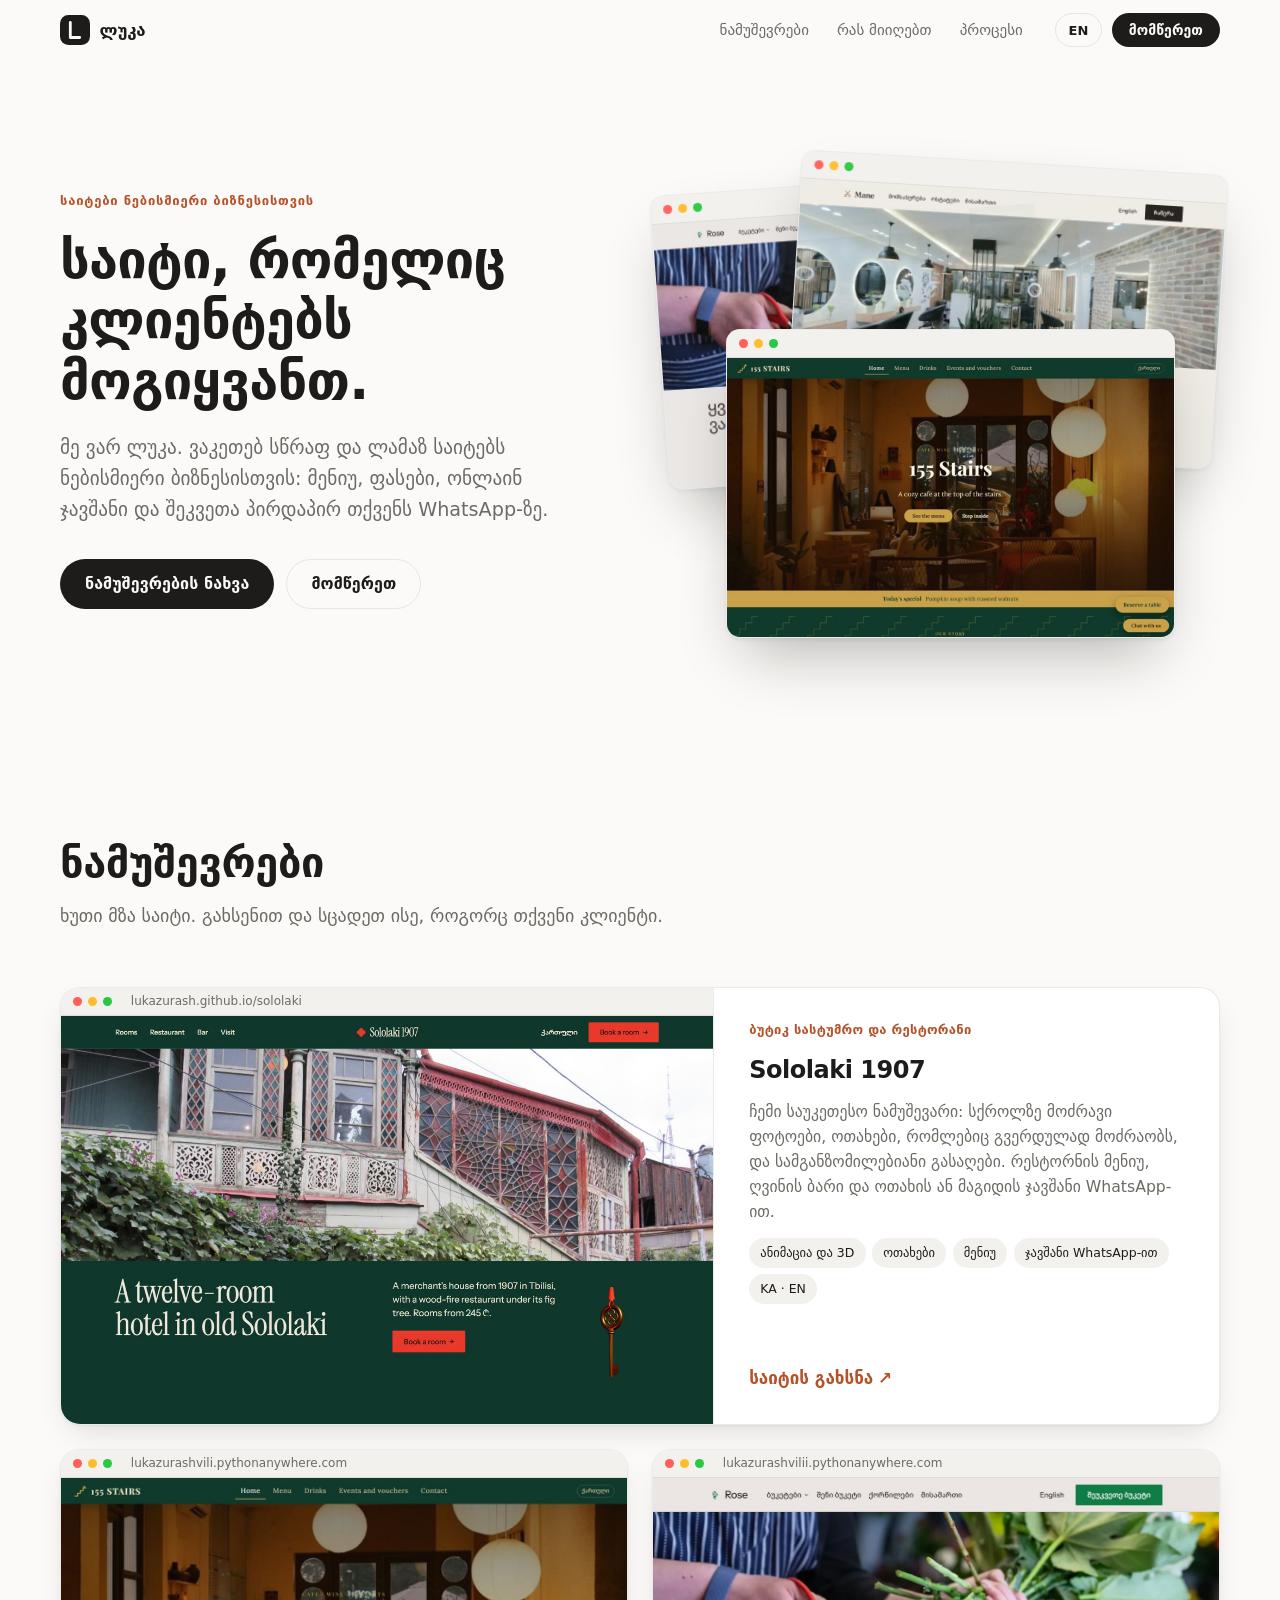
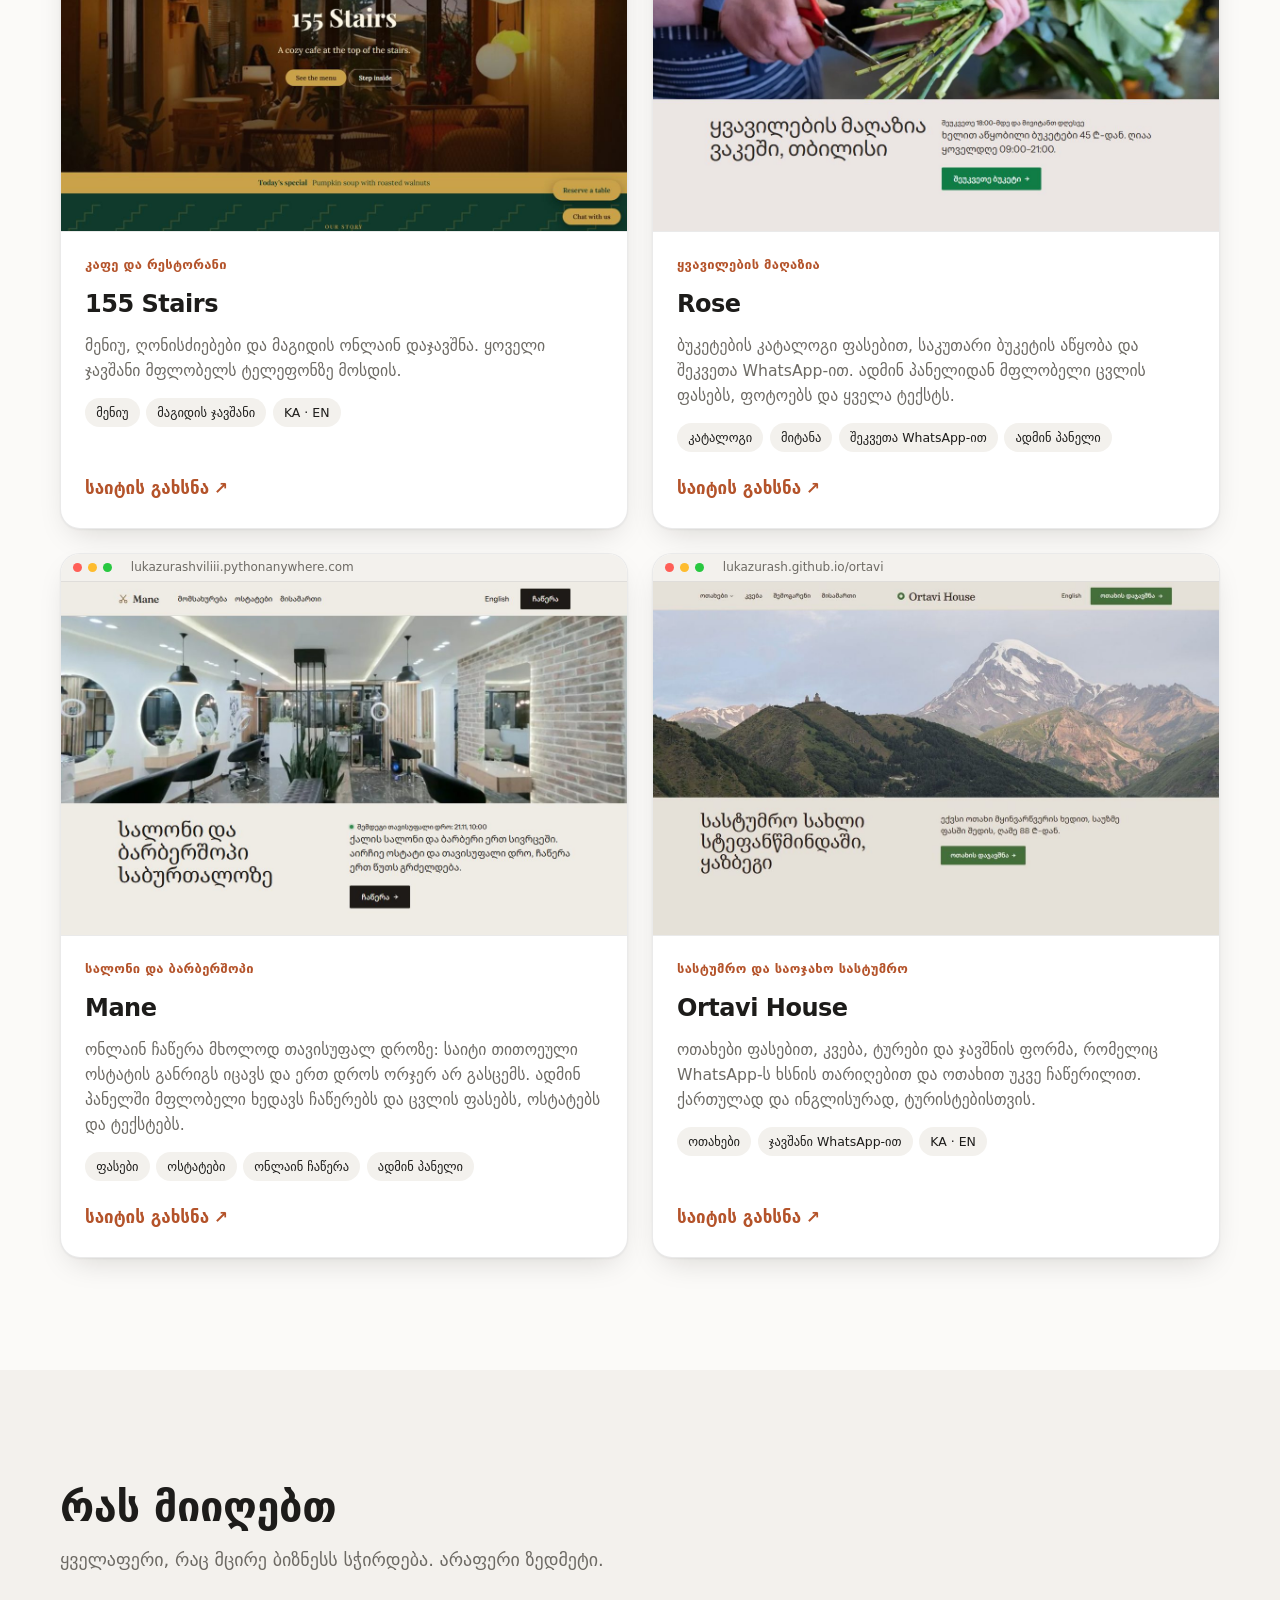
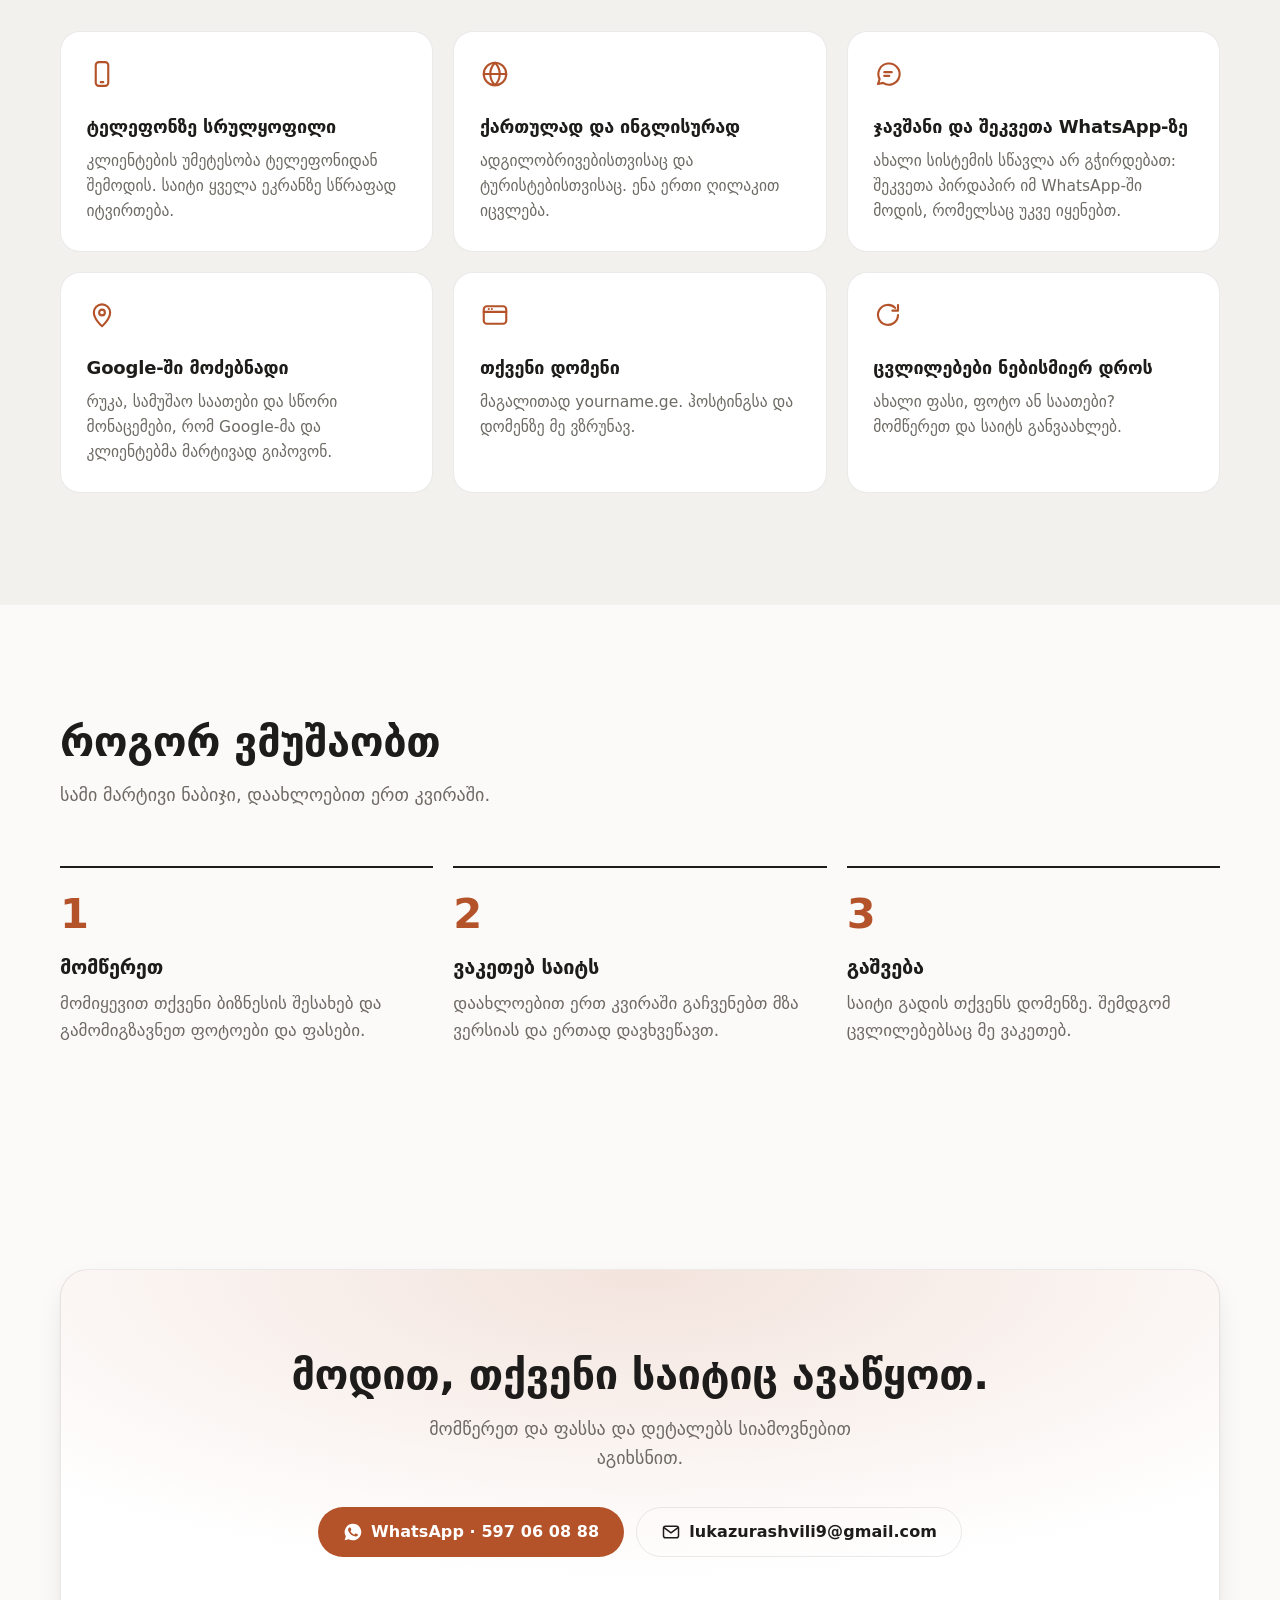
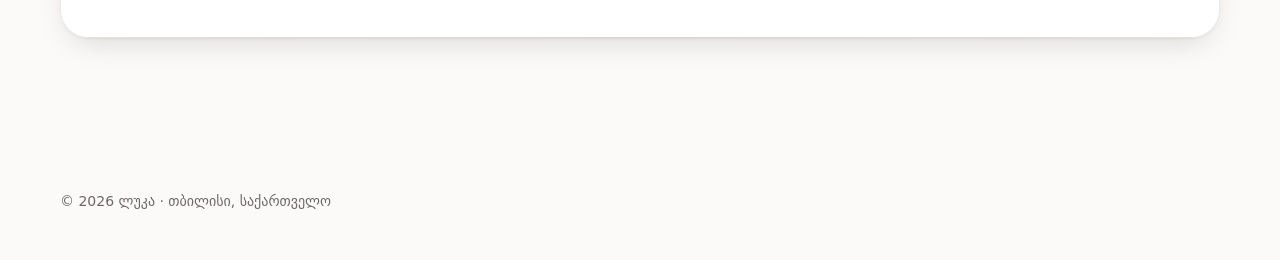
<file: index.html>
<!doctype html>
<html lang="ka" class="no-js">
<head>
<meta charset="utf-8">
<meta name="viewport" content="width=device-width, initial-scale=1, viewport-fit=cover">
<title>ლუკა — საიტები ნებისმიერი ბიზნესისთვის</title>
<meta name="description" content="ვაკეთებ სწრაფ და ლამაზ საიტებს ნებისმიერი ბიზნესისთვის: მენიუ, ფასები, ონლაინ ჯავშანი და შეკვეთა პირდაპირ WhatsApp-ზე.">
<meta name="theme-color" content="#fbfaf8" media="(prefers-color-scheme: light)">
<meta name="theme-color" content="#0f0e0d" media="(prefers-color-scheme: dark)">
<meta property="og:title" content="ლუკა — საიტები ნებისმიერი ბიზნესისთვის">
<meta property="og:description" content="საიტები ნებისმიერი ბიზნესისთვის: კაფე, სასტუმრო, მაღაზია, სალონი, კლინიკა და სხვა. ნახეთ ნამუშევრები.">
<meta property="og:image" content="https://lukazurash.github.io/img/stairs.jpg">
<meta property="og:url" content="https://lukazurash.github.io/">
<meta property="og:type" content="website">
<link rel="icon" href="favicon.svg" type="image/svg+xml">
<link rel="preconnect" href="https://fonts.googleapis.com">
<link rel="preconnect" href="https://fonts.gstatic.com" crossorigin>
<link href="https://fonts.googleapis.com/css2?family=Noto+Sans+Georgian:wght@400;500;600;700&display=swap" rel="stylesheet">
<link rel="stylesheet" href="style.css?v=5">
</head>
<body>
<a class="skip" href="#work" data-i18n="skip">ნამუშევრებზე გადასვლა</a>

<header class="nav" id="nav">
  <div class="nav-in">
    <a class="brand" href="#top" aria-label="Luka">
      <svg viewBox="0 0 32 32" aria-hidden="true"><rect width="32" height="32" rx="9"/><path d="M11 8v16h10" /></svg>
      <span data-i18n="brand">ლუკა</span>
    </a>
    <nav class="links" aria-label="Main">
      <a href="#work" data-i18n="nWork">ნამუშევრები</a>
      <a href="#features" data-i18n="nFeat">რას მიიღებთ</a>
      <a href="#process" data-i18n="nProc">პროცესი</a>
    </nav>
    <div class="nav-end">
      <button class="lang" id="lang" type="button" aria-label="Switch language">EN</button>
      <a class="btn btn-sm" href="#contact" data-i18n="nCta">მომწერეთ</a>
    </div>
  </div>
</header>

<main id="top">
  <section class="hero">
    <div class="wrap hero-in">
      <div class="hero-copy reveal">
        <p class="eyebrow" data-i18n="eyebrow">საიტები ნებისმიერი ბიზნესისთვის</p>
        <h1 data-i18n="h1">საიტი, რომელიც კლიენტებს მოგიყვანთ.</h1>
        <p class="lead" data-i18n="lead">მე ვარ ლუკა. ვაკეთებ სწრაფ და ლამაზ საიტებს ნებისმიერი ბიზნესისთვის: მენიუ, ფასები, ონლაინ ჯავშანი და შეკვეთა პირდაპირ თქვენს WhatsApp-ზე.</p>
        <div class="cta">
          <a class="btn" href="#work" data-i18n="ctaWork">ნამუშევრების ნახვა</a>
          <a class="btn btn-ghost" href="#contact" data-i18n="ctaTalk">მომწერეთ</a>
        </div>
      </div>
      <div class="stack reveal" id="stack" aria-hidden="true">
        <figure class="frame f-back-l" data-depth="10"><div class="bar"><i></i><i></i><i></i></div><img src="img/rose.jpg" alt="" width="1200" height="750"></figure>
        <figure class="frame f-back-r" data-depth="16"><div class="bar"><i></i><i></i><i></i></div><img src="img/mane.jpg" alt="" width="1200" height="750"></figure>
        <figure class="frame f-front" data-depth="26"><div class="bar"><i></i><i></i><i></i></div><img src="img/stairs.jpg" alt="" width="1200" height="750"></figure>
      </div>
    </div>
  </section>

  <section class="section" id="work">
    <div class="wrap">
      <header class="sec-head reveal">
        <h2 data-i18n="wTitle">ნამუშევრები</h2>
        <p data-i18n="wSub">ხუთი მზა საიტი. გახსენით და სცადეთ ისე, როგორც თქვენი კლიენტი.</p>
      </header>
      <div class="work">
        <article class="card card--wide reveal">
          <a class="shot" href="sololaki/" target="_blank" rel="noopener">
            <div class="bar"><i></i><i></i><i></i><span>lukazurash.github.io/sololaki</span></div>
            <img src="img/sololaki.jpg" alt="Sololaki 1907 — boutique hotel and restaurant website, home page" width="1200" height="750" loading="lazy">
          </a>
          <div class="card-body">
            <p class="kind" data-i18n="k5">ბუტიკ სასტუმრო და რესტორანი</p>
            <h3>Sololaki 1907</h3>
            <p data-i18n="d5">ჩემი საუკეთესო ნამუშევარი: სქროლზე მოძრავი ფოტოები, ოთახები, რომლებიც გვერდულად მოძრაობს, და სამგანზომილებიანი გასაღები. რესტორნის მენიუ, ღვინის ბარი და ოთახის ან მაგიდის ჯავშანი WhatsApp-ით.</p>
            <ul class="chips"><li data-i18n="c_motion">ანიმაცია და 3D</li><li data-i18n="c_rooms">ოთახები</li><li data-i18n="c_menu">მენიუ</li><li data-i18n="c_wabook">ჯავშანი WhatsApp-ით</li><li>KA · EN</li></ul>
            <a class="more" href="sololaki/" target="_blank" rel="noopener"><span data-i18n="open">საიტის გახსნა</span> <span aria-hidden="true">↗</span></a>
          </div>
        </article>
        <article class="card reveal">
          <a class="shot" href="https://lukazurashvili.pythonanywhere.com" target="_blank" rel="noopener">
            <div class="bar"><i></i><i></i><i></i><span>lukazurashvili.pythonanywhere.com</span></div>
            <img src="img/stairs.jpg" alt="155 Stairs — cafe website, home page" width="1200" height="750" loading="lazy">
          </a>
          <div class="card-body">
            <p class="kind" data-i18n="k1">კაფე და რესტორანი</p>
            <h3>155 Stairs</h3>
            <p data-i18n="d1">მენიუ, ღონისძიებები და მაგიდის ონლაინ დაჯავშნა. ყოველი ჯავშანი მფლობელს ტელეფონზე მოსდის.</p>
            <ul class="chips"><li data-i18n="c_menu">მენიუ</li><li data-i18n="c_book">მაგიდის ჯავშანი</li><li>KA · EN</li></ul>
            <a class="more" href="https://lukazurashvili.pythonanywhere.com" target="_blank" rel="noopener"><span data-i18n="open">საიტის გახსნა</span> <span aria-hidden="true">↗</span></a>
          </div>
        </article>
        <article class="card reveal">
          <a class="shot" href="https://lukazurashvilii.pythonanywhere.com" target="_blank" rel="noopener">
            <div class="bar"><i></i><i></i><i></i><span>lukazurashvilii.pythonanywhere.com</span></div>
            <img src="img/rose.jpg" alt="Rose — flower shop website, home page" width="1200" height="750" loading="lazy">
          </a>
          <div class="card-body">
            <p class="kind" data-i18n="k2">ყვავილების მაღაზია</p>
            <h3>Rose</h3>
            <p data-i18n="d2">ბუკეტების კატალოგი ფასებით, საკუთარი ბუკეტის აწყობა და შეკვეთა WhatsApp-ით. ადმინ პანელიდან მფლობელი ცვლის ფასებს, ფოტოებს და ყველა ტექსტს.</p>
            <ul class="chips"><li data-i18n="c_cat">კატალოგი</li><li data-i18n="c_deliv">მიტანა</li><li data-i18n="c_wa">შეკვეთა WhatsApp-ით</li><li data-i18n="c_admin">ადმინ პანელი</li></ul>
            <a class="more" href="https://lukazurashvilii.pythonanywhere.com" target="_blank" rel="noopener"><span data-i18n="open">საიტის გახსნა</span> <span aria-hidden="true">↗</span></a>
          </div>
        </article>
        <article class="card reveal">
          <a class="shot" href="https://lukazurashviliii.pythonanywhere.com" target="_blank" rel="noopener">
            <div class="bar"><i></i><i></i><i></i><span>lukazurashviliii.pythonanywhere.com</span></div>
            <img src="img/mane.jpg" alt="Mane — salon and barbershop website, home page" width="1200" height="750" loading="lazy">
          </a>
          <div class="card-body">
            <p class="kind" data-i18n="k3">სალონი და ბარბერშოპი</p>
            <h3>Mane</h3>
            <p data-i18n="d3">ონლაინ ჩაწერა მხოლოდ თავისუფალ დროზე: საიტი თითოეული ოსტატის განრიგს იცავს და ერთ დროს ორჯერ არ გასცემს. ადმინ პანელში მფლობელი ხედავს ჩაწერებს და ცვლის ფასებს, ოსტატებს და ტექსტებს.</p>
            <ul class="chips"><li data-i18n="c_price">ფასები</li><li data-i18n="c_masters">ოსტატები</li><li data-i18n="c_online">ონლაინ ჩაწერა</li><li data-i18n="c_admin">ადმინ პანელი</li></ul>
            <a class="more" href="https://lukazurashviliii.pythonanywhere.com" target="_blank" rel="noopener"><span data-i18n="open">საიტის გახსნა</span> <span aria-hidden="true">↗</span></a>
          </div>
        </article>
        <article class="card reveal">
          <a class="shot" href="ortavi/" target="_blank" rel="noopener">
            <div class="bar"><i></i><i></i><i></i><span>lukazurash.github.io/ortavi</span></div>
            <img src="img/ortavi.jpg" alt="Ortavi House — guesthouse website, home page" width="1200" height="750" loading="lazy">
          </a>
          <div class="card-body">
            <p class="kind" data-i18n="k4">სასტუმრო და საოჯახო სასტუმრო</p>
            <h3>Ortavi House</h3>
            <p data-i18n="d4">ოთახები ფასებით, კვება, ტურები და ჯავშნის ფორმა, რომელიც WhatsApp-ს ხსნის თარიღებით და ოთახით უკვე ჩაწერილით. ქართულად და ინგლისურად, ტურისტებისთვის.</p>
            <ul class="chips"><li data-i18n="c_rooms">ოთახები</li><li data-i18n="c_wabook">ჯავშანი WhatsApp-ით</li><li>KA · EN</li></ul>
            <a class="more" href="ortavi/" target="_blank" rel="noopener"><span data-i18n="open">საიტის გახსნა</span> <span aria-hidden="true">↗</span></a>
          </div>
        </article>
      </div>
    </div>
  </section>

  <section class="section alt" id="features">
    <div class="wrap">
      <header class="sec-head reveal">
        <h2 data-i18n="fTitle">რას მიიღებთ</h2>
        <p data-i18n="fSub">ყველაფერი, რაც მცირე ბიზნესს სჭირდება. არაფერი ზედმეტი.</p>
      </header>
      <div class="grid">
        <div class="feat reveal"><svg viewBox="0 0 24 24" aria-hidden="true"><rect x="7" y="2.5" width="10" height="19" rx="2.5"/><path d="M11 18.5h2"/></svg><h3 data-i18n="f1t">ტელეფონზე სრულყოფილი</h3><p data-i18n="f1">კლიენტების უმეტესობა ტელეფონიდან შემოდის. საიტი ყველა ეკრანზე სწრაფად იტვირთება.</p></div>
        <div class="feat reveal"><svg viewBox="0 0 24 24" aria-hidden="true"><circle cx="12" cy="12" r="9"/><path d="M3 12h18M12 3c2.5 2.6 3.8 5.6 3.8 9S14.5 18.4 12 21c-2.5-2.6-3.8-5.6-3.8-9S9.5 5.6 12 3z"/></svg><h3 data-i18n="f2t">ქართულად და ინგლისურად</h3><p data-i18n="f2">ადგილობრივებისთვისაც და ტურისტებისთვისაც. ენა ერთი ღილაკით იცვლება.</p></div>
        <div class="feat reveal"><svg viewBox="0 0 24 24" aria-hidden="true"><path d="M4 20l1.3-3.9A8.5 8.5 0 1 1 8 19.1L4 20z"/><path d="M9 10.5h6M9 13.5h4"/></svg><h3 data-i18n="f3t">ჯავშანი და შეკვეთა WhatsApp-ზე</h3><p data-i18n="f3">ახალი სისტემის სწავლა არ გჭირდებათ: შეკვეთა პირდაპირ იმ WhatsApp-ში მოდის, რომელსაც უკვე იყენებთ.</p></div>
        <div class="feat reveal"><svg viewBox="0 0 24 24" aria-hidden="true"><path d="M12 21s-6.5-5.6-6.5-11a6.5 6.5 0 0 1 13 0c0 5.4-6.5 11-6.5 11z"/><circle cx="12" cy="10" r="2.3"/></svg><h3 data-i18n="f4t">Google-ში მოძებნადი</h3><p data-i18n="f4">რუკა, სამუშაო საათები და სწორი მონაცემები, რომ Google-მა და კლიენტებმა მარტივად გიპოვონ.</p></div>
        <div class="feat reveal"><svg viewBox="0 0 24 24" aria-hidden="true"><rect x="3" y="5" width="18" height="14" rx="2.5"/><path d="M3 9.5h18M7 7.2h.01M9.5 7.2h.01"/></svg><h3 data-i18n="f5t">თქვენი დომენი</h3><p data-i18n="f5">მაგალითად yourname.ge. ჰოსტინგსა და დომენზე მე ვზრუნავ.</p></div>
        <div class="feat reveal"><svg viewBox="0 0 24 24" aria-hidden="true"><path d="M20 12a8 8 0 1 1-2.3-5.7M20 4v4.5h-4.5"/></svg><h3 data-i18n="f6t">ცვლილებები ნებისმიერ დროს</h3><p data-i18n="f6">ახალი ფასი, ფოტო ან საათები? მომწერეთ და საიტს განვაახლებ.</p></div>
      </div>
    </div>
  </section>

  <section class="section" id="process">
    <div class="wrap">
      <header class="sec-head reveal">
        <h2 data-i18n="pTitle">როგორ ვმუშაობთ</h2>
        <p data-i18n="pSub">სამი მარტივი ნაბიჯი, დაახლოებით ერთ კვირაში.</p>
      </header>
      <ol class="steps">
        <li class="reveal"><span class="num">1</span><h3 data-i18n="s1t">მომწერეთ</h3><p data-i18n="s1">მომიყევით თქვენი ბიზნესის შესახებ და გამომიგზავნეთ ფოტოები და ფასები.</p></li>
        <li class="reveal"><span class="num">2</span><h3 data-i18n="s2t">ვაკეთებ საიტს</h3><p data-i18n="s2">დაახლოებით ერთ კვირაში გაჩვენებთ მზა ვერსიას და ერთად დავხვეწავთ.</p></li>
        <li class="reveal"><span class="num">3</span><h3 data-i18n="s3t">გაშვება</h3><p data-i18n="s3">საიტი გადის თქვენს დომენზე. შემდგომ ცვლილებებსაც მე ვაკეთებ.</p></li>
      </ol>
    </div>
  </section>

  <section class="section" id="contact">
    <div class="wrap">
      <div class="contact reveal">
        <h2 data-i18n="cTitle">მოდით, თქვენი საიტიც ავაწყოთ.</h2>
        <p data-i18n="cSub">მომწერეთ და ფასსა და დეტალებს სიამოვნებით აგიხსნით.</p>
        <div class="cta" id="contactBtns"></div>
      </div>
    </div>
  </section>
</main>

<footer class="foot">
  <div class="wrap"><p><span>© 2026</span> <span data-i18n="foot">ლუკა · თბილისი, საქართველო</span></p></div>
</footer>

<script src="app.js?v=5"></script>
</body>
</html>
</file>
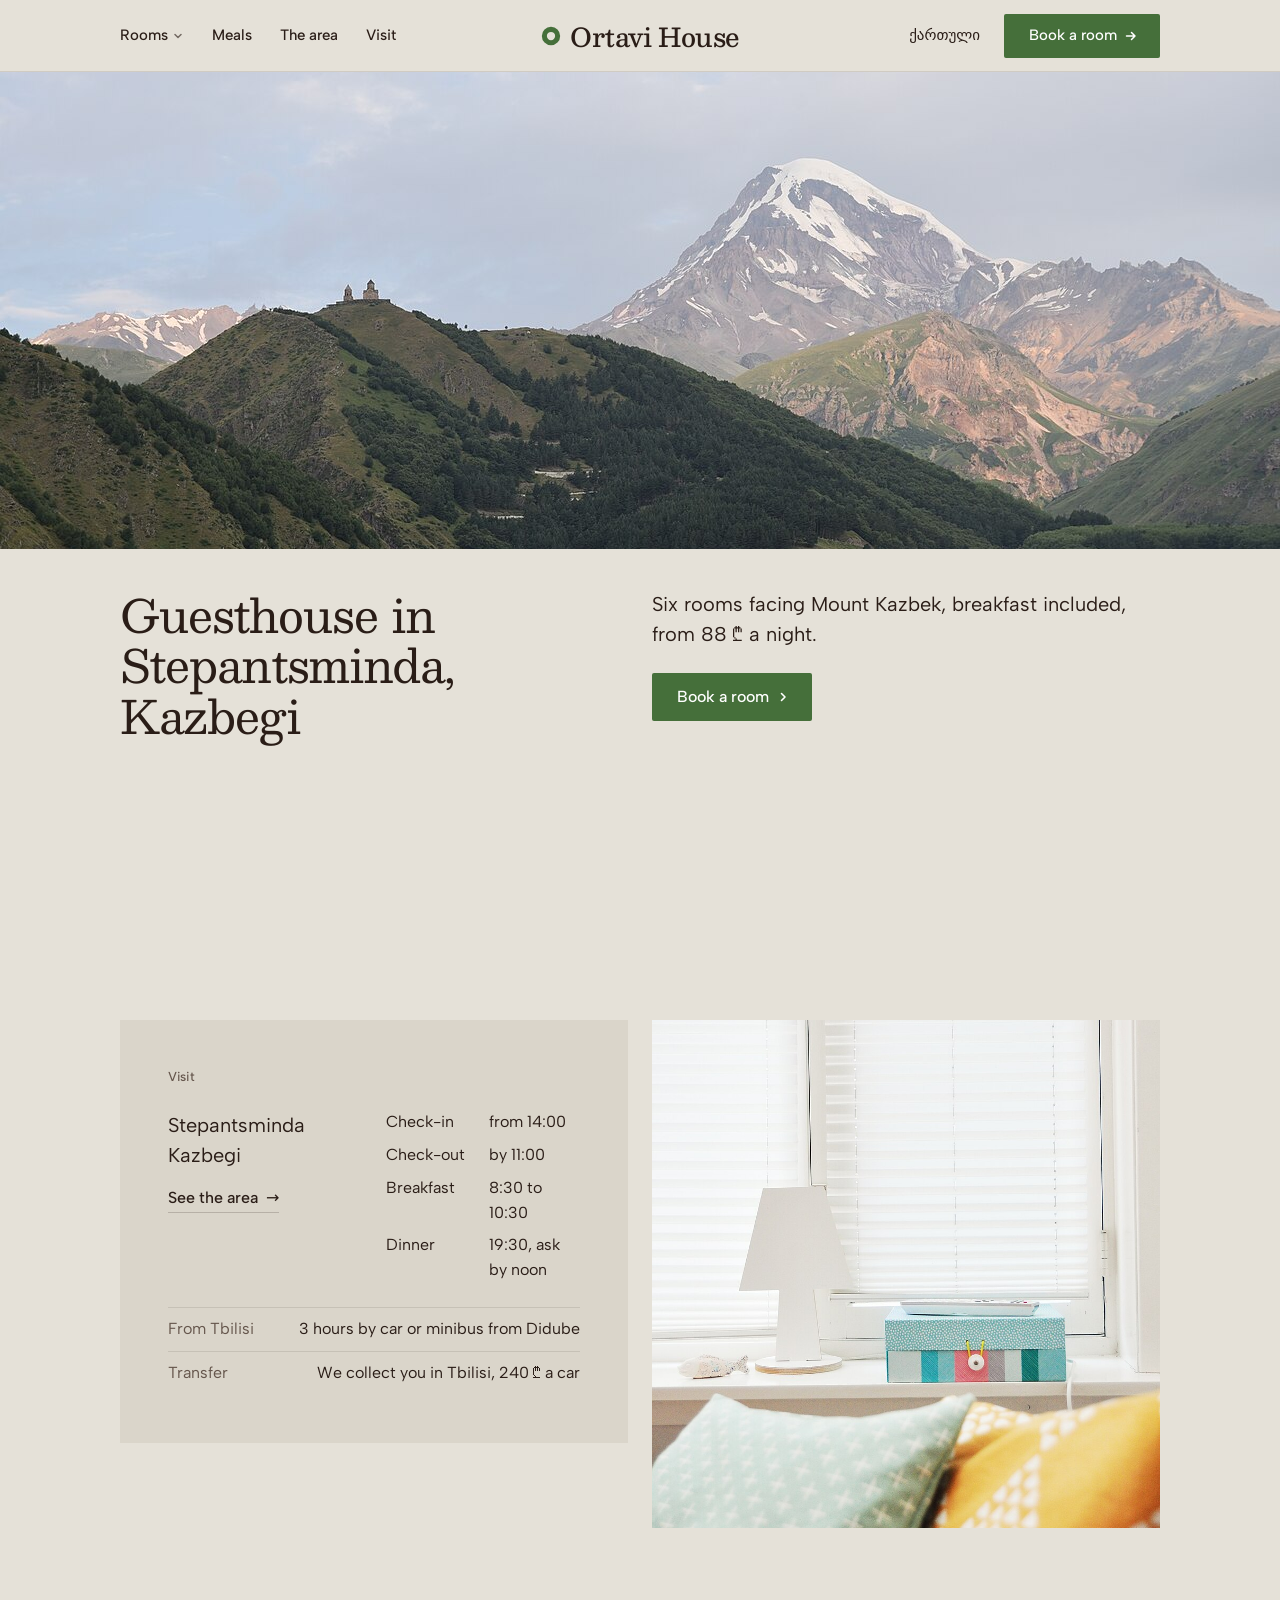
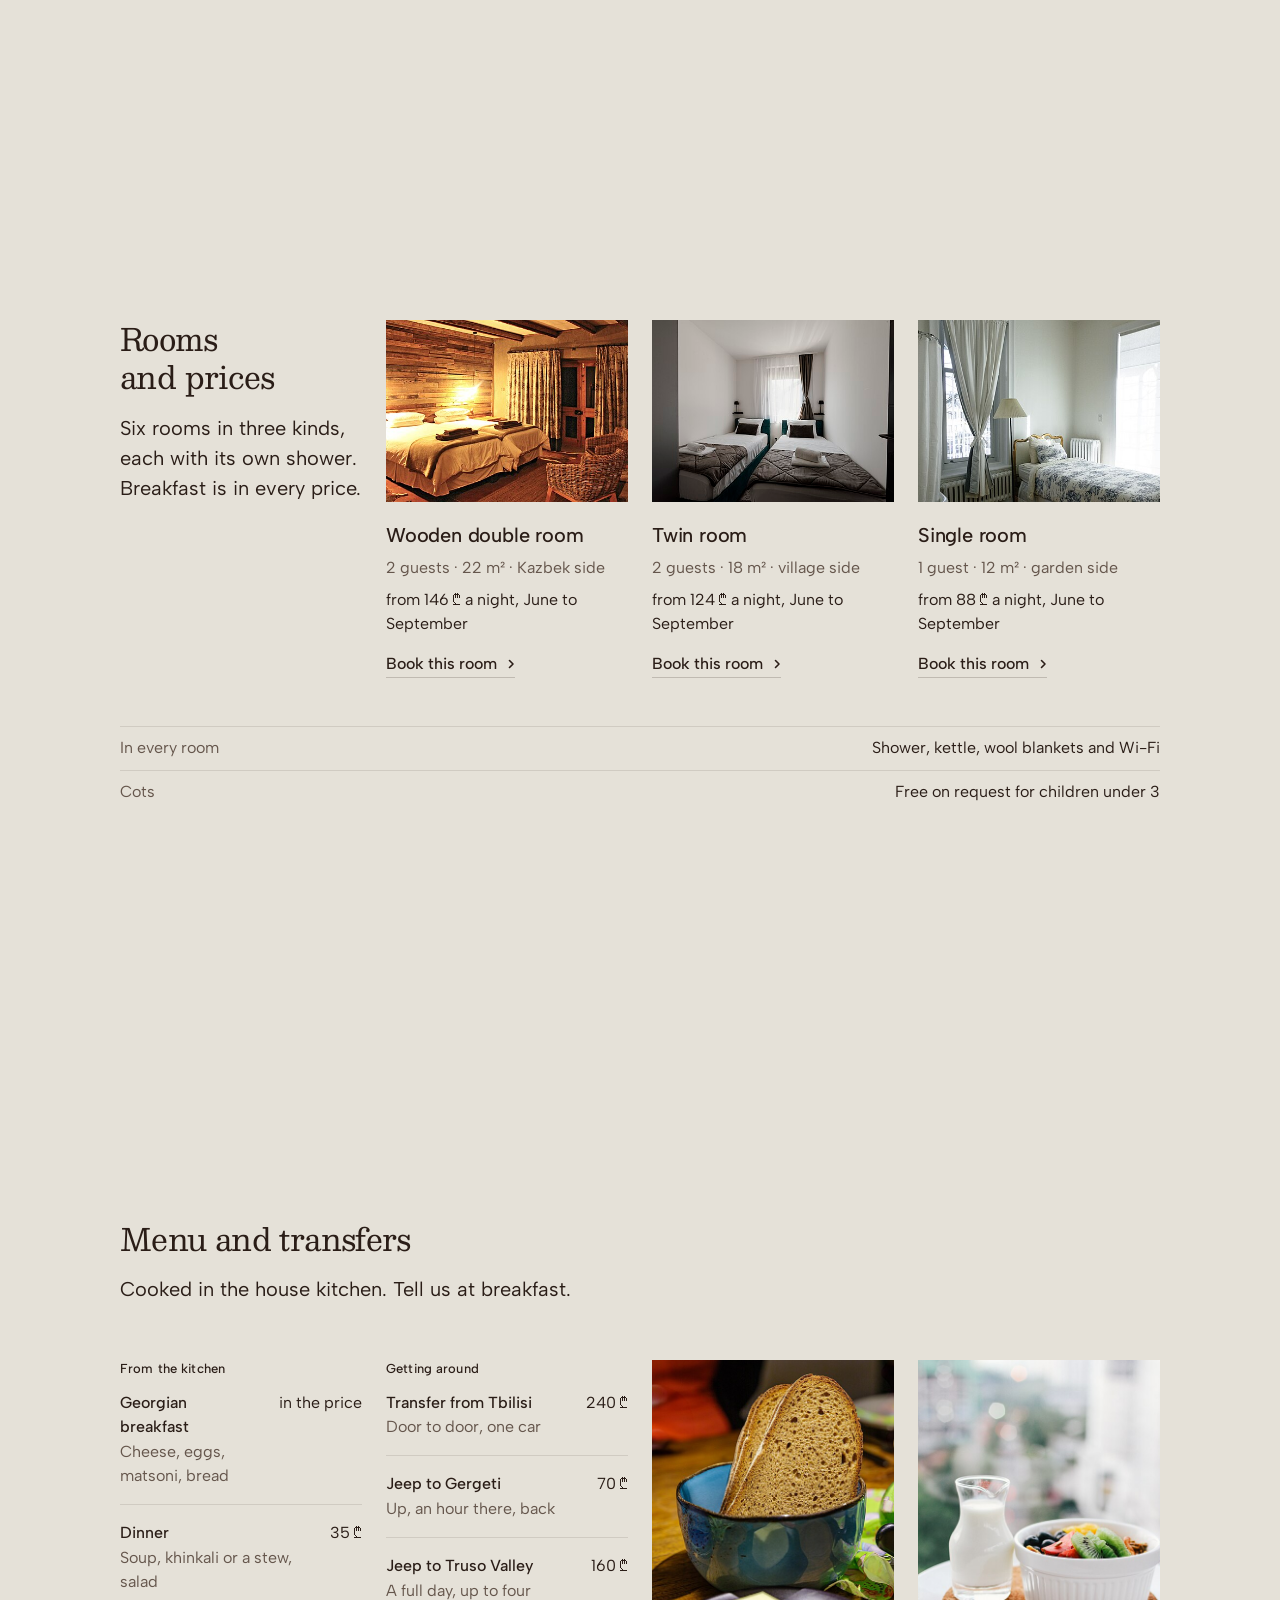
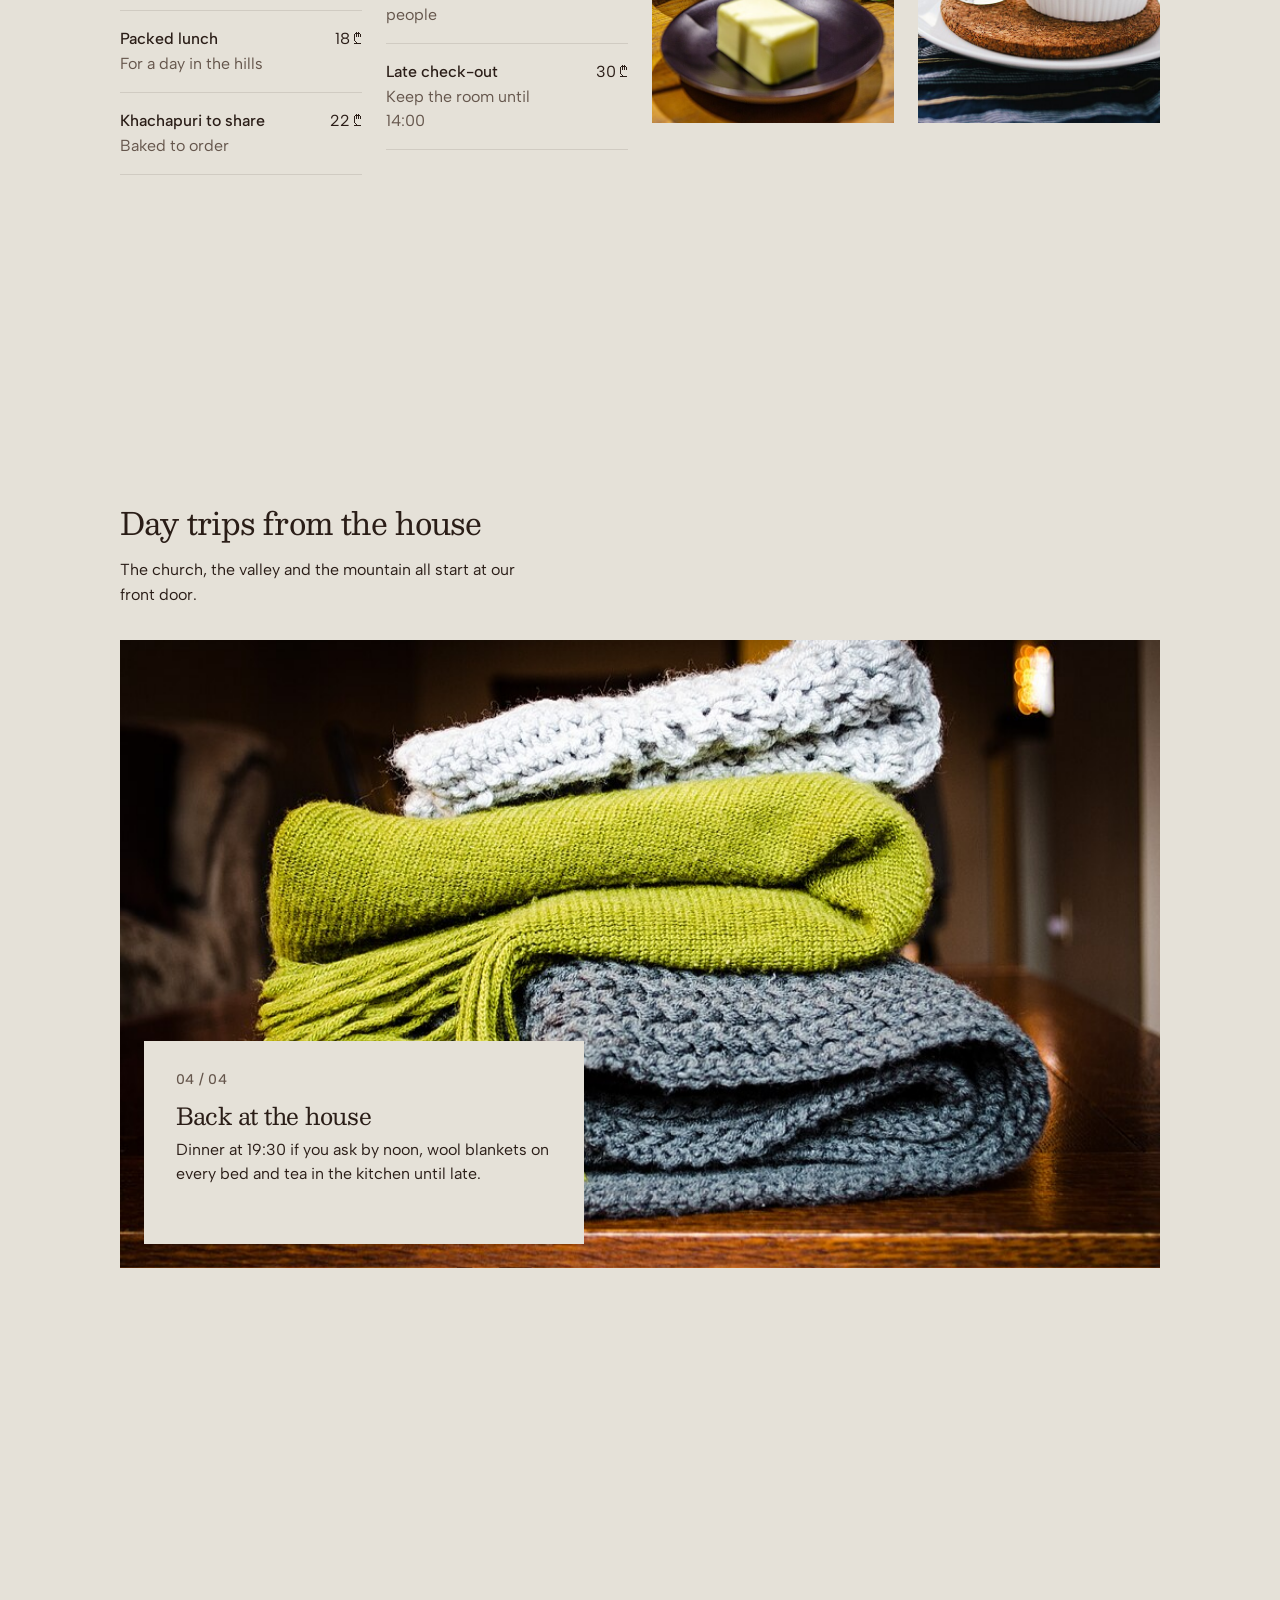
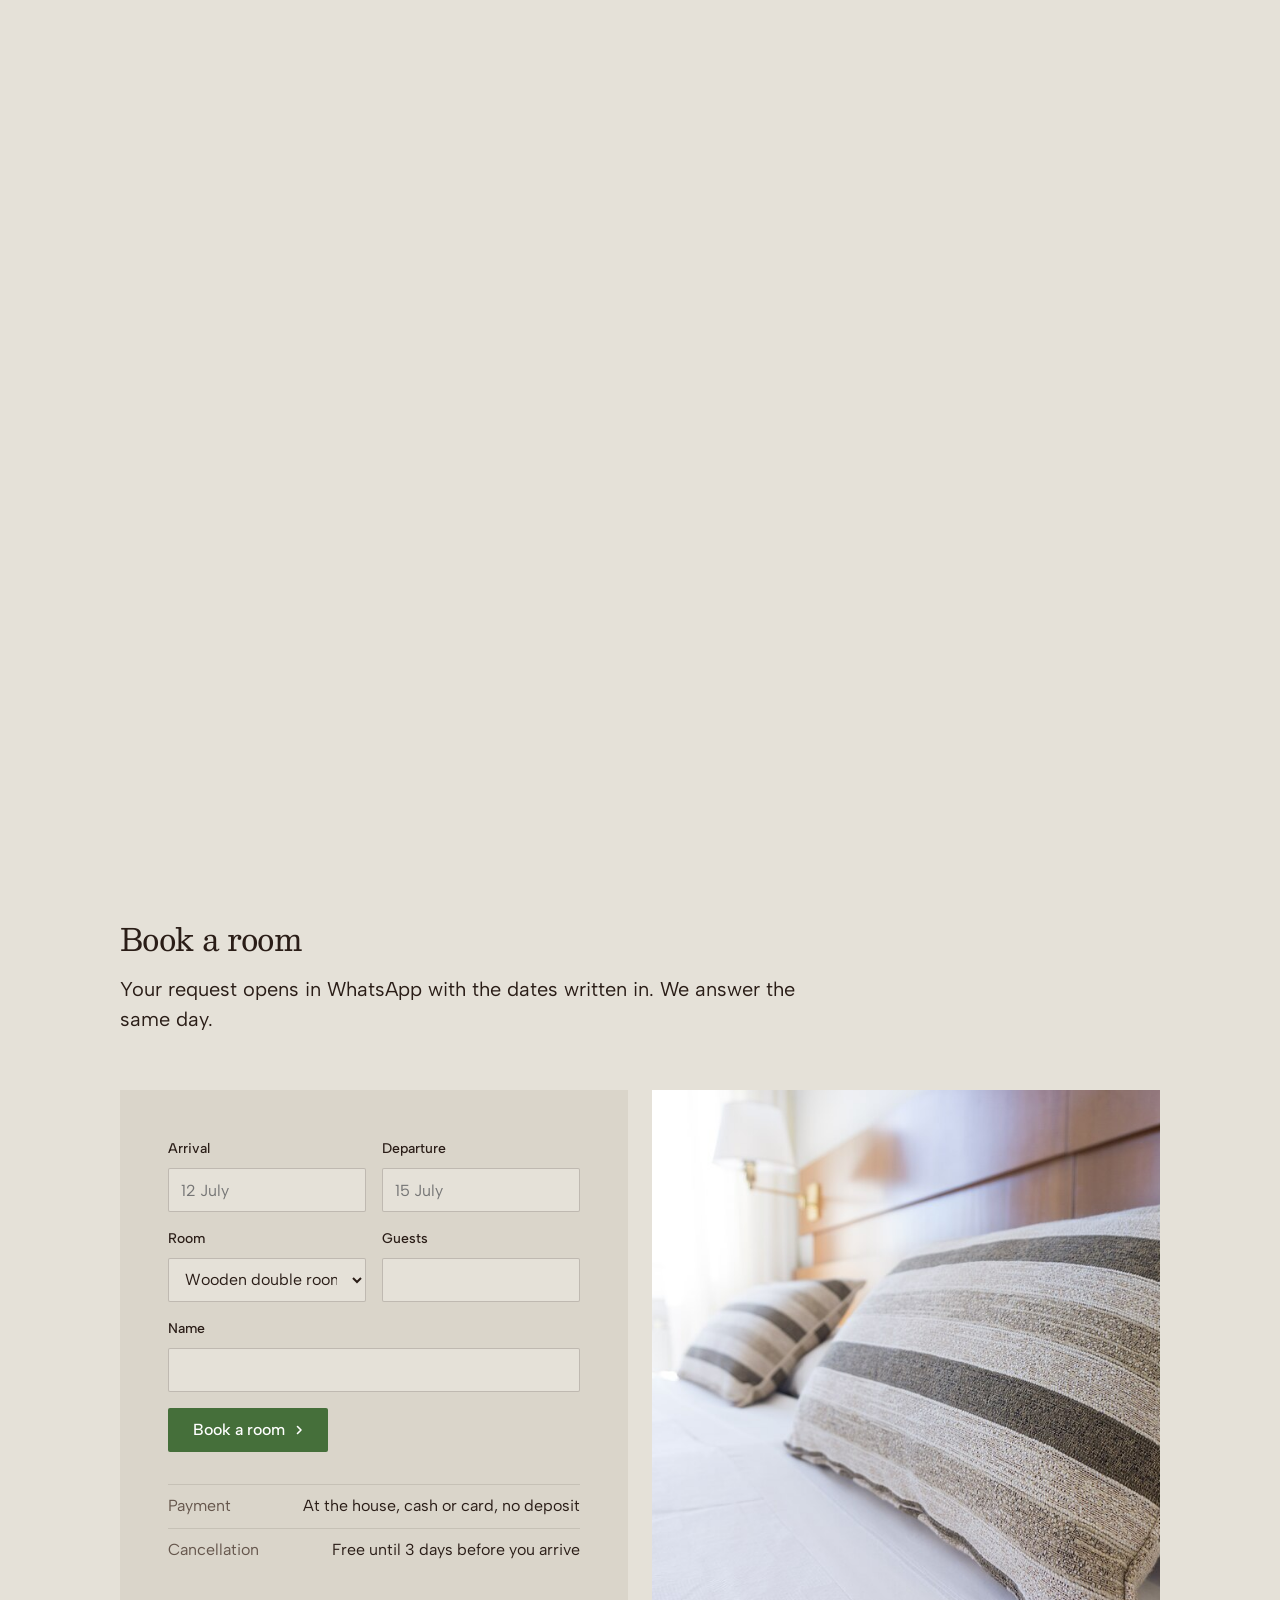
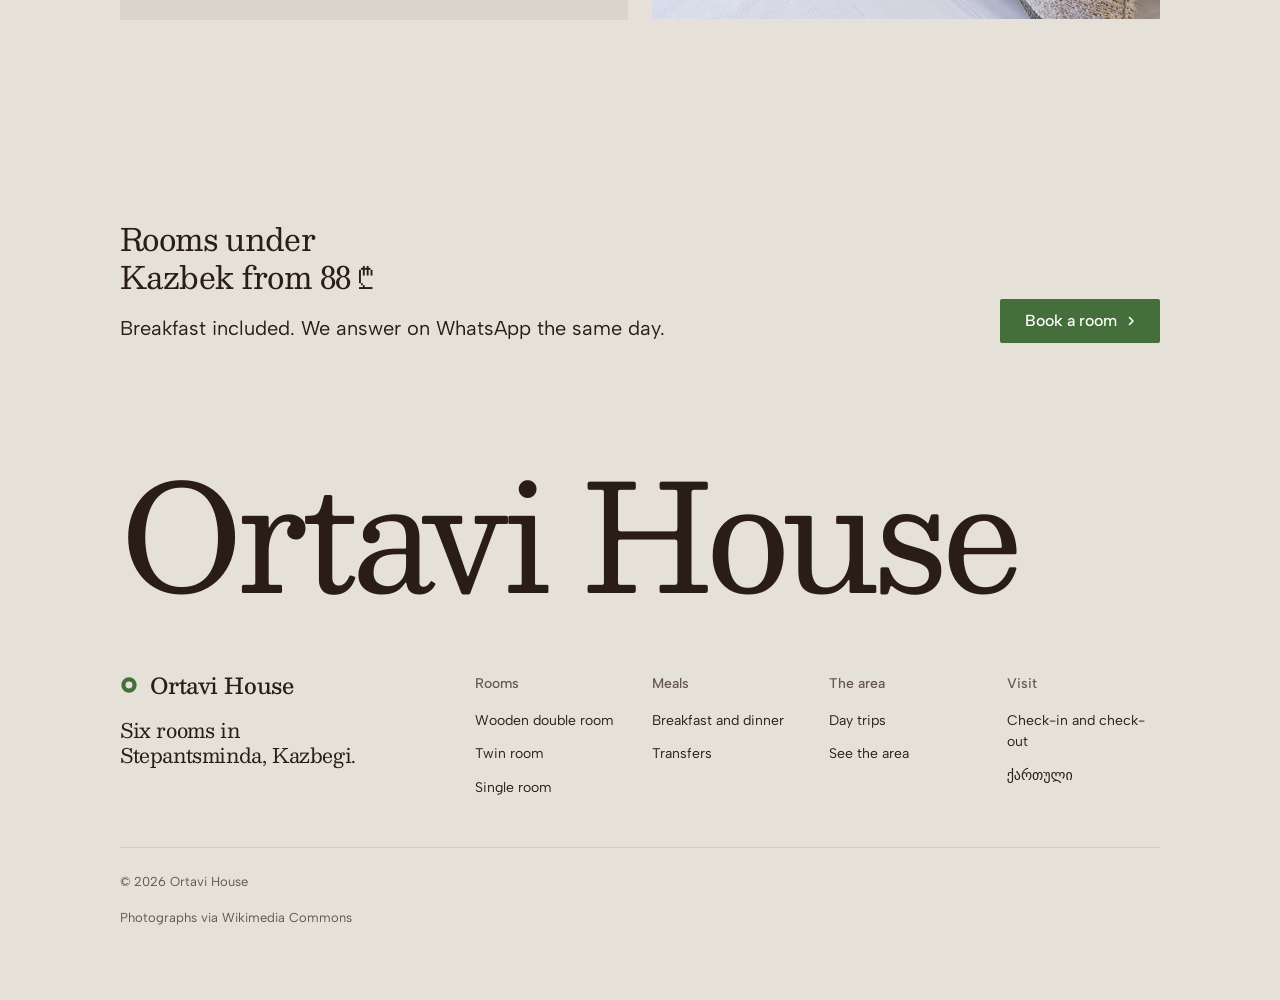
<file: ortavi/index.html>
<!doctype html>
<html lang="en" data-type="place" data-radius="soft" data-buttons="arrow" data-motion>
<head>
<meta charset="utf-8">
<meta name="viewport" content="width=device-width, initial-scale=1, viewport-fit=cover">
<title>Ortavi House: a six-room guesthouse in Stepantsminda, Kazbegi</title>
<meta name="description" content="Six rooms facing Gergeti church and Mount Kazbek, Georgian breakfast included, rooms from 88 ₾ a night. Book by WhatsApp.">
<meta property="og:type" content="website">
<meta property="og:title" content="Ortavi House: a six-room guesthouse in Stepantsminda, Kazbegi">
<meta property="og:description" content="Rooms facing Mount Kazbek from 88 ₾ a night, breakfast included.">
<meta property="og:image" content="share.jpg">
<meta name="twitter:card" content="summary_large_image">
<link rel="icon" href="favicon.svg" type="image/svg+xml">
<meta name="theme-color" content="#e5e1d8">
<!-- <link rel="canonical" href="https://[the guesthouse's domain]/"> once the domain is known -->
<link rel="alternate" hreflang="ka" href="ka.html">
<meta name="site-kind" content="other">
<meta name="page-type" content="place">
<meta name="page-kind" content="place">
<link rel="preconnect" href="https://fonts.googleapis.com">
<link rel="preconnect" href="https://fonts.gstatic.com" crossorigin>
<link href="https://fonts.googleapis.com/css2?family=Besley:wght@400..600&family=Albert+Sans:wght@400..600&display=swap" rel="stylesheet">
<link rel="stylesheet" href="assets/system.css">
<link rel="stylesheet" href="assets/ui/cards.css">
<link rel="stylesheet" href="assets/motion/motion.css">
<link rel="stylesheet" href="assets/layout/layout.css">
<style>
:root {
  --p-bg: #e5e1d8; --p-surface: #dad5ca; --p-ink: #2a1d17; --p-muted: #65564c;
  --p-accent: #456f3a; --p-accent-ink: #ffffff; --p-action: #456f3a; --p-action-ink: #ffffff;
  --p-inv-bg: #2a1d17; --p-inv-surface: #352822; --p-inv-ink: #e5e1d8; --p-inv-muted: #9e968e;
  --p-inv-accent: #e5e1d8; --p-inv-accent-ink: #2a1d17; --p-inv-action: #e5e1d8; --p-inv-action-ink: #2a1d17;
  --font-display: "Besley", Georgia, serif;
  --font-text: "Albert Sans", system-ui, sans-serif;
  --display-weight: 400;
  --display-tracking: -0.02em;
}
</style>
<script>document.documentElement.classList.add('m-enter');setTimeout(()=>document.documentElement.classList.add('m-enter-done'),700)</script>
<script>document.documentElement.classList.add('mo-js');setTimeout(()=>document.documentElement.classList.add('mo-safe'),2500)</script>
<link rel="modulepreload" href="assets/moments/moments.js">
<link rel="modulepreload" href="assets/moments/lib.js">
<link rel="modulepreload" href="assets/moments/photo-chapters/moment.js">
<link rel="stylesheet" href="site.css">
</head>
<body>
<!-- type: place (a six-room guesthouse in Stepantsminda, Kazbegi; site-kind other)
     deal: hero place (printed), nav nav-split, footer footer-columns, rhythm space, buttons arrow, mark ring,
           offer pair (meals and extras), place trio (not used: over six screens), type moment name (close-word), rooms side
     palette green-mat-chocolate: a stone-coloured ground like the slate and wool of a mountain house, with the green of the Kazbegi meadows; type besley
     moments: photo-chapters (#area) -->
<header class="nav nav--split">
  <div class="wrap nav__bar">
    <a class="skip-link" href="#top">Skip to content</a>
    <nav class="nav__links" aria-label="Main">
      <div class="nav__item">
        <a class="nav__link" href="#rooms">Rooms <svg class="chev" viewBox="0 0 12 12" aria-hidden="true"><path d="M3 4.5l3 3 3-3" fill="none" stroke="currentColor" stroke-width="1.5" stroke-linecap="round" stroke-linejoin="round"/></svg></a>
        <div class="nav__menu">
          <div class="wrap grid">
            <a class="menu-card span-3" href="#room-wood">
              <div class="panel"><img class="frame__img" src="assets/img/photo-f59407530-500.jpg" alt="Wood-panelled double room with two beds and a wicker chair" width="500" height="333"></div>
              <span class="t-card">Wooden double room</span>
              <span class="t-small muted">from <span data-assumed>146 ₾</span> a night</span>
            </a>
            <a class="menu-card span-3" href="#room-twin">
              <div class="panel"><img class="frame__img" src="assets/img/photo-f195256277-500.jpg" alt="Twin room with two single beds under a tall window" width="500" height="333"></div>
              <span class="t-card">Twin room</span>
              <span class="t-small muted">from <span data-assumed>124 ₾</span> a night</span>
            </a>
            <a class="menu-card span-3" href="#room-single">
              <div class="panel"><img class="frame__img" src="assets/img/photo-f62122014-500.jpg" alt="Bright single room with a floral bedspread and a reading lamp" width="500" height="333"></div>
              <span class="t-card">Single room</span>
              <span class="t-small muted">from <span data-assumed>88 ₾</span> a night</span>
            </a>
          </div>
        </div>
      </div>
      <div class="nav__item"><a class="nav__link" href="#meals">Meals</a></div>
      <div class="nav__item"><a class="nav__link" href="#area">The area</a></div>
      <div class="nav__item"><a class="nav__link" href="#visit">Visit</a></div>
    </nav>
    <a class="nav__logo" href="#top"><span class="mark" data-mark="ring" aria-hidden="true"></span>Ortavi House</a>
    <div class="nav__actions">
      <a class="nav__link" href="ka.html" lang="ka" hreflang="ka">ქართული</a>
      <a class="btn btn--primary" href="#booking">Book a room</a>
    </div>
    <button class="nav__toggle" type="button" aria-expanded="false" aria-label="Menu"><svg width="18" height="18" viewBox="0 0 18 18" aria-hidden="true"><path d="M2 5h14M2 13h14" stroke="currentColor" stroke-width="1.6" stroke-linecap="round"/></svg></button>
  </div>
</header>

<main id="top">
  <section class="hero hero--place" data-enter aria-labelledby="hero-h">
    <img class="hero__bg" data-phone-fill src="assets/img/photo-f143800105-1280.jpg" srcset="assets/img/photo-f143800105-500.jpg 500w, assets/img/photo-f143800105-960.jpg 960w, assets/img/photo-f143800105-1280.jpg 1280w" sizes="(max-width: 639px) 190vw, 100vw" width="1280" height="853" alt="Gergeti Trinity Church on its hill above Stepantsminda, with the snow on Mount Kazbek behind it" style="--ly-pos: 50% 40%" fetchpriority="high">
    <div class="wrap"><div class="hero-text">
      <div class="hero__text">
        <h1 id="hero-h">Guesthouse in Stepantsminda, Kazbegi</h1>
        <p class="hero__lead">Six rooms facing Mount Kazbek, breakfast included, from <span data-assumed>88 ₾</span> a night.</p>
        <div class="btn-row"><a class="btn btn--primary" href="#booking">Book a room<svg class="m-arrow" viewBox="0 0 12 12" aria-hidden="true"><path class="m-arrow__stem" d="M1 6h8"/><path class="m-arrow__head" d="M4.5 2.5 8 6l-3.5 3.5"/></svg></a></div>
      </div>
    </div></div>
  </section>

  <section class="section" id="visit" data-place="visit" aria-label="Visit">
    <div class="wrap grid grid--top">
      <div class="visit visit--card span-6">
        <div class="visit__head"><p class="t-label muted">Visit</p></div>
        <div class="visit__cols">
          <div class="visit__col stack-4">
            <address class="visit__address">Stepantsminda<br>Kazbegi</address>
            <a class="link" href="https://www.openstreetmap.org/search?query=Stepantsminda%20Kazbegi">See the area</a>
          </div>
          <div class="visit__col">
            <dl class="hours" data-assumed><dt>Check-in</dt><dd>from 14:00</dd><dt>Check-out</dt><dd>by 11:00</dd><dt>Breakfast</dt><dd>8:30 to 10:30</dd><dt>Dinner</dt><dd>19:30, ask by noon</dd></dl>
          </div>
        </div>
        <ul class="visit__rows">
          <li><span>From Tbilisi</span><span>3 hours by car or minibus from Didube</span></li>
          <li><span>Transfer</span><span>We collect you in Tbilisi, <span data-assumed>240 ₾</span> a car</span></li>
        </ul>
      </div>
      <figure class="pl-photo span-6 start-7" style="--pl-r: 1"><img src="assets/img/photo-m61880133-960.jpg" srcset="assets/img/photo-m61880133-500.jpg 500w, assets/img/photo-m61880133-960.jpg 960w" sizes="(min-width: 1024px) 588px, 100vw" width="960" height="1440" alt="A window seat with cushions and a small lamp on the sill" loading="lazy" style="--pos: 50% 70%"></figure>
    </div>
  </section>

  <section class="section" id="rooms" aria-labelledby="rooms-h">
    <div class="wrap grid rooms">
      <div class="span-3 rooms__head">
        <div class="section-head">
          <h2 id="rooms-h">Rooms and prices</h2>
          <p>Six rooms in three kinds, each with its own shower. Breakfast is in every price.</p>
        </div>
      </div>
      <a class="room span-3" id="room-wood" href="#booking" data-room="Wooden double room">
        <div class="room__pic"><img class="frame__img" src="assets/img/photo-f59407530-960.jpg" srcset="assets/img/photo-f59407530-500.jpg 500w, assets/img/photo-f59407530-960.jpg 960w" sizes="(min-width: 1024px) 282px, 100vw" width="960" height="640" alt="Wood-panelled double room with two beds, curtains and a wicker chair" loading="lazy"></div>
        <h3 class="t-card">Wooden double room</h3>
        <p class="room__facts">2 guests · 22 m² · Kazbek side</p>
        <p class="room__price">from <span data-assumed>146 ₾</span> a night, June to September</p>
        <span class="link room__link">Book this room<svg class="m-arrow" viewBox="0 0 12 12" aria-hidden="true"><path class="m-arrow__stem" d="M1 6h8"/><path class="m-arrow__head" d="M4.5 2.5 8 6l-3.5 3.5"/></svg></span>
      </a>
      <a class="room span-3" id="room-twin" href="#booking" data-room="Twin room">
        <div class="room__pic"><img class="frame__img" src="assets/img/photo-f195256277-960.jpg" srcset="assets/img/photo-f195256277-500.jpg 500w, assets/img/photo-f195256277-960.jpg 960w" sizes="(min-width: 1024px) 282px, 100vw" width="960" height="640" alt="Twin room with two single beds and folded towels under a tall window" loading="lazy"></div>
        <h3 class="t-card">Twin room</h3>
        <p class="room__facts">2 guests · 18 m² · village side</p>
        <p class="room__price">from <span data-assumed>124 ₾</span> a night, June to September</p>
        <span class="link room__link">Book this room<svg class="m-arrow" viewBox="0 0 12 12" aria-hidden="true"><path class="m-arrow__stem" d="M1 6h8"/><path class="m-arrow__head" d="M4.5 2.5 8 6l-3.5 3.5"/></svg></span>
      </a>
      <a class="room span-3" id="room-single" href="#booking" data-room="Single room">
        <div class="room__pic"><img class="frame__img" src="assets/img/photo-f62122014-960.jpg" srcset="assets/img/photo-f62122014-500.jpg 500w, assets/img/photo-f62122014-960.jpg 960w" sizes="(min-width: 1024px) 282px, 100vw" width="960" height="640" alt="Bright single room with a floral bedspread, a radiator and a reading lamp" loading="lazy"></div>
        <h3 class="t-card">Single room</h3>
        <p class="room__facts">1 guest · 12 m² · garden side</p>
        <p class="room__price">from <span data-assumed>88 ₾</span> a night, June to September</p>
        <span class="link room__link">Book this room<svg class="m-arrow" viewBox="0 0 12 12" aria-hidden="true"><path class="m-arrow__stem" d="M1 6h8"/><path class="m-arrow__head" d="M4.5 2.5 8 6l-3.5 3.5"/></svg></span>
      </a>
      <ul class="visit__rows rooms__all">
        <li><span>In every room</span><span>Shower, kettle, wool blankets and Wi-Fi</span></li>
        <li><span>Cots</span><span>Free on request for children under 3</span></li>
      </ul>
    </div>
  </section>

  <section class="section" id="meals" style="--hm: 2" aria-labelledby="meals-h">
    <div class="wrap">
      <div class="section-head">
        <h2 id="meals-h">Menu and transfers</h2>
        <p>Cooked in the house kitchen. Tell us at breakfast.</p>
      </div>
      <div class="grid meals">
        <div class="span-3 meals__g1">
          <p class="t-label">From the kitchen</p>
          <ul class="rows">
            <li><span class="rows__name">Georgian breakfast<small>Cheese, eggs, matsoni, bread</small></span><span class="rows__value">in the price</span></li>
            <li><span class="rows__name">Dinner<small>Soup, khinkali or a stew, salad</small></span><span class="rows__value" data-assumed>35 ₾</span></li>
            <li><span class="rows__name">Packed lunch<small>For a day in the hills</small></span><span class="rows__value" data-assumed>18 ₾</span></li>
            <li><span class="rows__name">Khachapuri to share<small>Baked to order</small></span><span class="rows__value" data-assumed>22 ₾</span></li>
          </ul>
        </div>
        <div class="span-3 meals__g2">
          <p class="t-label">Getting around</p>
          <ul class="rows">
            <li><span class="rows__name">Transfer from Tbilisi<small>Door to door, one car</small></span><span class="rows__value" data-assumed>240 ₾</span></li>
            <li><span class="rows__name">Jeep to Gergeti<small>Up, an hour there, back</small></span><span class="rows__value" data-assumed>70 ₾</span></li>
            <li><span class="rows__name">Jeep to Truso Valley<small>A full day, up to four people</small></span><span class="rows__value" data-assumed>160 ₾</span></li>
            <li><span class="rows__name">Late check-out<small>Keep the room until 14:00</small></span><span class="rows__value" data-assumed>30 ₾</span></li>
          </ul>
        </div>
        <figure class="pl-photo span-3" style="--pl-r: .8"><img src="assets/img/photo-m150619721-500.jpg" srcset="assets/img/photo-m150619721-500.jpg 500w" sizes="282px" width="500" height="750" alt="Slices of brown bread in a blue bowl beside a dish of butter" loading="lazy"></figure>
        <figure class="pl-photo span-3" style="--pl-r: .8"><img src="assets/img/photo-m61665613-960.jpg" srcset="assets/img/photo-m61665613-500.jpg 500w, assets/img/photo-m61665613-960.jpg 960w" sizes="(min-width: 1024px) 282px, 100vw" width="960" height="1440" alt="A jug of milk and a bowl of fruit and granola by a bright window" loading="lazy"></figure>
      </div>
    </div>
  </section>

  <section class="section" id="area" data-moment="photo-chapters" aria-labelledby="area-h">
    <div class="wrap mo-ph">
      <div class="mo-ph__head"><h2 id="area-h">Day trips from the house</h2><p>The church, the valley and the mountain all start at our front door.</p></div>
      <ol class="mo-ph__list">
        <li class="mo-ph__ch">
          <figure class="mo-ph__pic"><img src="assets/img/photo-f87408771-960.jpg" srcset="assets/img/photo-f87408771-500.jpg 500w, assets/img/photo-f87408771-960.jpg 960w, assets/img/photo-f87408771.jpg 1280w" sizes="100vw" alt="Gergeti Trinity Church on a green ridge with mountains behind" width="1280" height="853"></figure>
          <h3>Gergeti Trinity Church</h3>
          <p>A 90-minute walk up the hill behind the house, or 15 minutes by jeep. Go before ten, ahead of the tour buses.</p>
        </li>
        <li class="mo-ph__ch">
          <figure class="mo-ph__pic"><img src="assets/img/photo-f153593175-960.jpg" srcset="assets/img/photo-f153593175-500.jpg 500w, assets/img/photo-f153593175-960.jpg 960w" sizes="100vw" alt="The wide Truso Valley with a river running through it under a bright sky" width="960" height="657"></figure>
          <h3>The Truso Valley walk</h3>
          <p>40 minutes by car, then a flat walk along the river past mineral springs and old towers. Take a packed lunch.</p>
        </li>
        <li class="mo-ph__ch">
          <figure class="mo-ph__pic"><img src="assets/img/photo-f31634447-960.jpg" srcset="assets/img/photo-f31634447-500.jpg 500w, assets/img/photo-f31634447-960.jpg 960w" sizes="100vw" alt="Mount Kazbek lit orange at sunrise above the dark outline of the church" width="960" height="906"></figure>
          <h3>Kazbek at sunrise</h3>
          <p>On a clear morning the summit turns orange for ten minutes. The Kazbek-side rooms face it.</p>
        </li>
        <li class="mo-ph__ch">
          <figure class="mo-ph__pic"><img src="assets/img/photo-m61777177-960.jpg" srcset="assets/img/photo-m61777177-500.jpg 500w, assets/img/photo-m61777177-960.jpg 960w" sizes="100vw" alt="Folded wool blankets in green and grey on a wooden table" width="960" height="640"></figure>
          <h3>Back at the house</h3>
          <p>Dinner at 19:30 if you ask by noon, wool blankets on every bed and tea in the kitchen until late.</p>
        </li>
      </ol>
    </div>
  </section>

  <section class="section" id="booking" aria-labelledby="booking-h">
    <div class="wrap">
      <div class="section-head">
        <h2 id="booking-h">Book a room</h2>
        <p>Your request opens in WhatsApp with the dates written in. We answer the same day.</p>
      </div>
      <div class="grid booking">
        <form class="form booking__form span-6" action="https://wa.me/" method="get" target="_blank" data-whatsapp novalidate>
          <input type="hidden" name="text" value="">
                      <div class="field"><label for="f-arrive">Arrival</label>
              <input id="f-arrive" data-name="arrive" type="text" autocomplete="off" placeholder="12 July" required aria-describedby="f-arrive-err">
              <p class="field__error" id="f-arrive-err" hidden>Write the day you arrive.</p></div>
            <div class="field"><label for="f-leave">Departure</label>
              <input id="f-leave" data-name="leave" type="text" autocomplete="off" placeholder="15 July" required aria-describedby="f-leave-err">
              <p class="field__error" id="f-leave-err" hidden>Write the day you leave.</p></div>
                      <div class="field"><label for="f-room">Room</label>
              <select id="f-room" data-name="room">
                <option>Wooden double room</option><option>Twin room</option><option>Single room</option><option>Any room</option>
              </select></div>
            <div class="field"><label for="f-guests">Guests</label>
              <input id="f-guests" data-name="guests" type="text" inputmode="numeric" autocomplete="off" pattern="[0-9]{1,2}" required aria-describedby="f-guests-err">
              <p class="field__error" id="f-guests-err" hidden>Write how many people, as a number.</p></div>
          <div class="field field--full"><label for="f-name">Name</label>
            <input id="f-name" data-name="name" type="text" autocomplete="name" required aria-describedby="f-name-err">
            <p class="field__error" id="f-name-err" hidden>Write the name the booking is under.</p></div>
          <div class="btn-row"><button class="btn btn--primary" type="submit">Book a room<svg class="m-arrow" viewBox="0 0 12 12" aria-hidden="true"><path class="m-arrow__stem" d="M1 6h8"/><path class="m-arrow__head" d="M4.5 2.5 8 6l-3.5 3.5"/></svg></button></div>
          <p class="form__status" role="status" data-form-status></p>
          <ul class="visit__rows booking__rows">
            <li><span>Payment</span><span>At the house, cash or card, no deposit</span></li>
            <li><span>Cancellation</span><span data-assumed>Free until 3 days before you arrive</span></li>
          </ul>
        </form>
        <figure class="pl-photo span-6 start-7" style="--pl-r: 1.333"><img src="assets/img/photo-m61856012-960.jpg" srcset="assets/img/photo-m61856012-500.jpg 500w, assets/img/photo-m61856012-960.jpg 960w, assets/img/photo-m61856012.jpg 1280w" sizes="(max-width: 639px) 170vw, (min-width: 1024px) 800px, 100vw" width="960" height="640" alt="A made bed with striped pillows and white linen" loading="lazy"></figure>
      </div>
    </div>
  </section>
</main>

<footer class="footer closing" id="contact" aria-labelledby="close-h">
  <div class="wrap">
    <div class="closing__cta close--word">
      <div class="section-head--split">
        <div><h2 id="close-h">Rooms under Kazbek from <span data-assumed>88 ₾</span></h2><p class="t-lead">Breakfast included. We answer on WhatsApp the same day.</p></div>
        <a class="btn btn--primary" href="#booking">Book a room<svg class="m-arrow" viewBox="0 0 12 12" aria-hidden="true"><path class="m-arrow__stem" d="M1 6h8"/><path class="m-arrow__head" d="M4.5 2.5 8 6l-3.5 3.5"/></svg></a>
      </div>
      <p class="close__word" aria-hidden="true">Ortavi House</p>
    </div>
    <div class="closing__links">
      <div class="grid">
        <div class="span-4 stack-4">
          <a class="nav__logo" href="#top"><span class="mark" data-mark="ring" aria-hidden="true"></span>Ortavi House</a>
          <p class="footer__lede">Six rooms in Stepantsminda, Kazbegi.</p>
        </div>
        <div class="span-2 footer__col"><h3>Rooms</h3><ul><li><a href="#room-wood">Wooden double room</a></li><li><a href="#room-twin">Twin room</a></li><li><a href="#room-single">Single room</a></li></ul></div>
        <div class="span-2 footer__col"><h3>Meals</h3><ul><li><a href="#meals">Breakfast and dinner</a></li><li><a href="#meals">Transfers</a></li></ul></div>
        <div class="span-2 footer__col"><h3>The area</h3><ul><li><a href="#area">Day trips</a></li><li><a href="https://www.openstreetmap.org/search?query=Stepantsminda%20Kazbegi">See the area</a></li></ul></div>
        <div class="span-2 footer__col"><h3>Visit</h3><ul><li><a href="#visit">Check-in and check-out</a></li><li><a href="ka.html" lang="ka" hreflang="ka">ქართული</a></li></ul></div>
      </div>
      <div class="footer__legal">
        <span>&copy; 2026 Ortavi House</span>
        <a class="credits" href="credits.html">Photographs via Wikimedia Commons</a>
      </div>
    </div>
  </div>
</footer>
<nav class="actionbar" aria-label="Quick actions">
  <a class="btn btn--primary" href="#booking">Book a room</a>
</nav>
<script type="module" src="assets/system.js"></script>
<script type="module" src="assets/motion/motion.js"></script>
<script type="module" src="assets/layout/layout.js"></script>
<script type="module" src="site.js"></script>
</body>
</html>
</file>
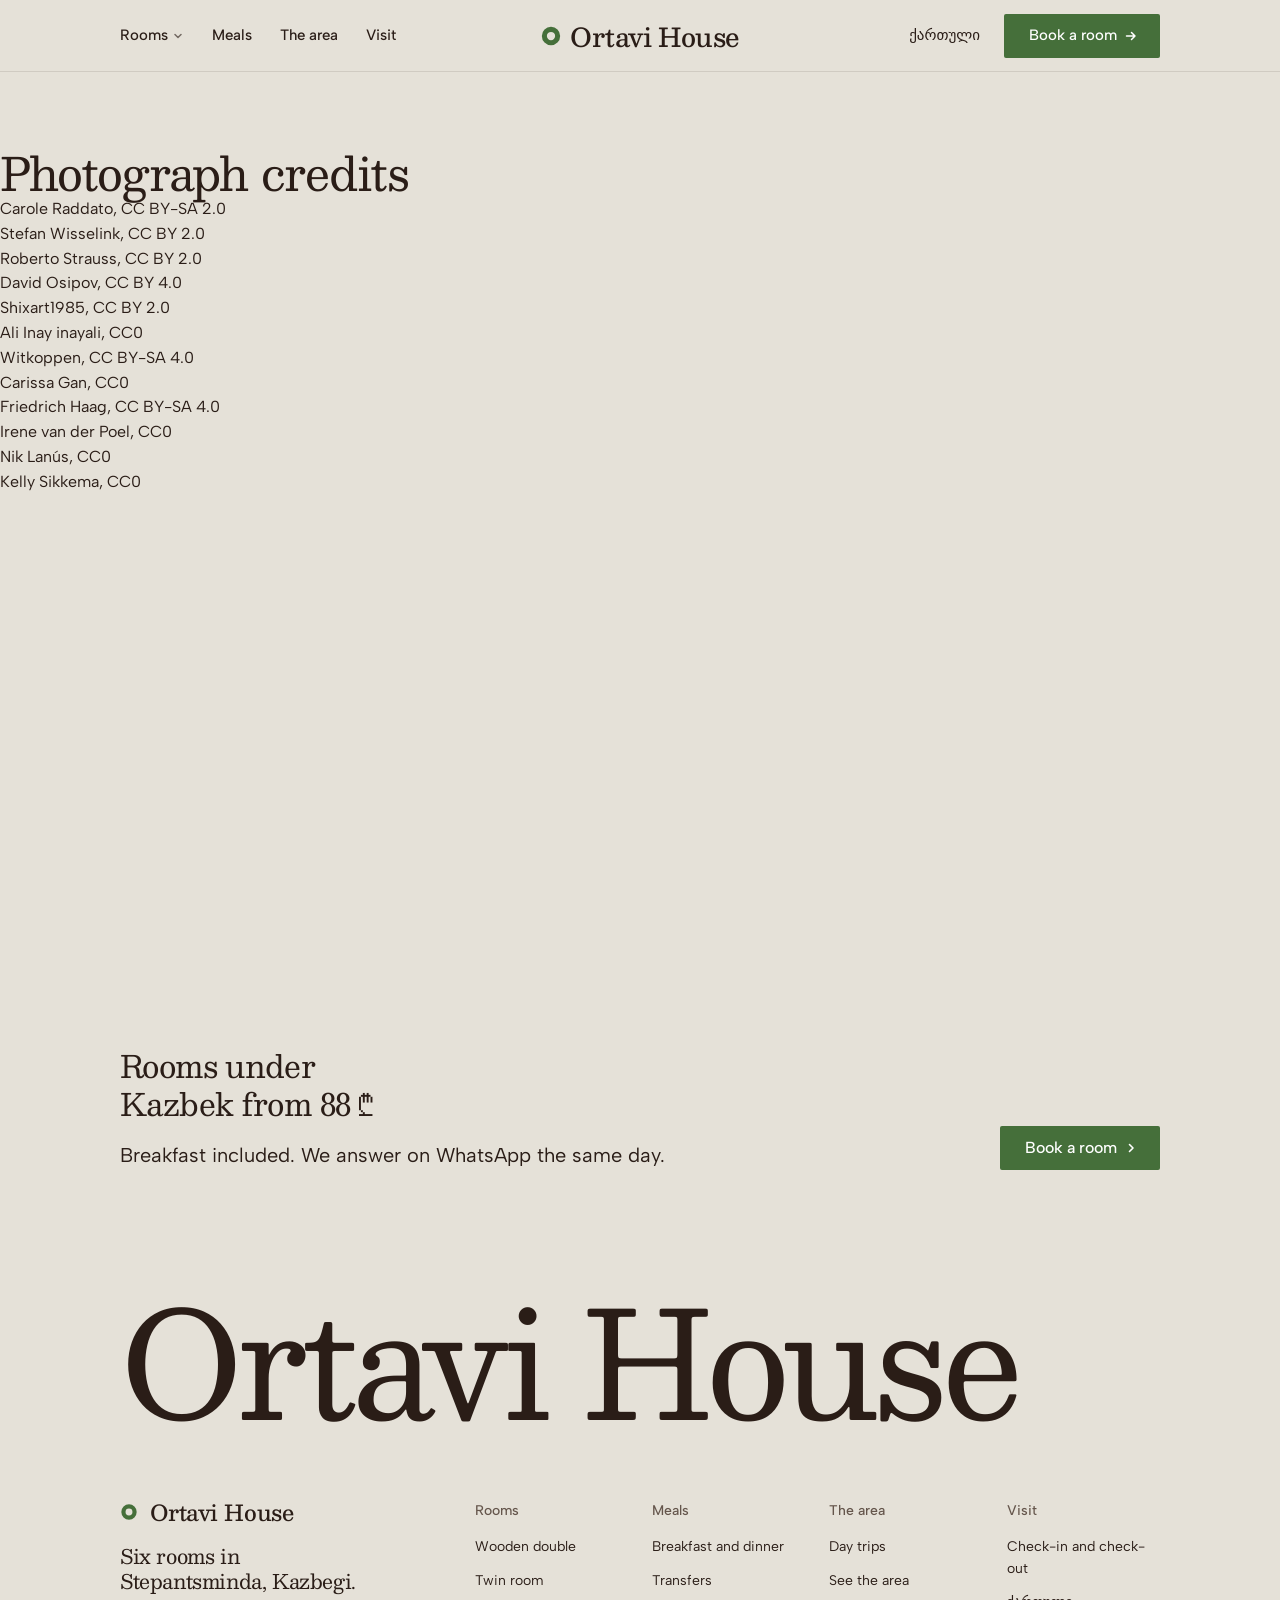
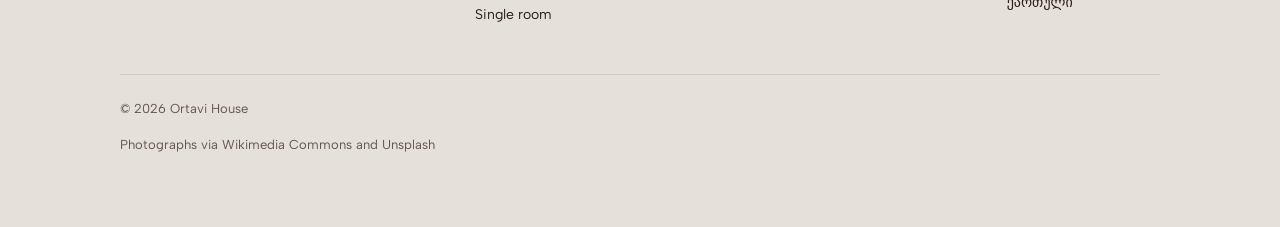
<file: ortavi/credits.html>
<!doctype html>
<html lang="en" data-type="place" data-radius="soft" data-buttons="arrow" data-motion>
<head>
<meta charset="utf-8">
<meta name="viewport" content="width=device-width, initial-scale=1, viewport-fit=cover">
<title>Ortavi House: photograph credits</title>
<meta name="description" content="The photographers, licences and source pages of the photographs on the Ortavi House website.">
<meta property="og:type" content="website">
<meta property="og:title" content="Ortavi House: a six-room guesthouse in Stepantsminda, Kazbegi">
<meta property="og:description" content="Rooms facing Mount Kazbek from 88 ₾ a night, breakfast included.">
<meta property="og:image" content="share.jpg">
<meta name="twitter:card" content="summary_large_image">
<link rel="icon" href="favicon.svg" type="image/svg+xml">
<meta name="theme-color" content="#e5e1d8">
<!-- <link rel="canonical" href="https://[the guesthouse's domain]/"> once the domain is known -->
<link rel="alternate" hreflang="ka" href="ka.html">
<meta name="site-kind" content="other">
<meta name="page-type" content="place">
<meta name="page-kind" content="place">
<link rel="preconnect" href="https://fonts.googleapis.com">
<link rel="preconnect" href="https://fonts.gstatic.com" crossorigin>
<link href="https://fonts.googleapis.com/css2?family=Besley:wght@400..600&family=Albert+Sans:wght@400..600&display=swap" rel="stylesheet">
<link rel="stylesheet" href="assets/system.css">
<link rel="stylesheet" href="assets/ui/cards.css">
<link rel="stylesheet" href="assets/motion/motion.css">
<link rel="stylesheet" href="assets/layout/layout.css">
<style>
:root {
  --p-bg: #e5e1d8; --p-surface: #dad5ca; --p-ink: #2a1d17; --p-muted: #65564c;
  --p-accent: #456f3a; --p-accent-ink: #ffffff; --p-action: #456f3a; --p-action-ink: #ffffff;
  --p-inv-bg: #2a1d17; --p-inv-surface: #352822; --p-inv-ink: #e5e1d8; --p-inv-muted: #9e968e;
  --p-inv-accent: #e5e1d8; --p-inv-accent-ink: #2a1d17; --p-inv-action: #e5e1d8; --p-inv-action-ink: #2a1d17;
  --font-display: "Besley", Georgia, serif;
  --font-text: "Albert Sans", system-ui, sans-serif;
  --display-weight: 400;
  --display-tracking: -0.02em;
}
</style>
<script>document.documentElement.classList.add('m-enter');setTimeout(()=>document.documentElement.classList.add('m-enter-done'),700)</script>
<script>document.documentElement.classList.add('mo-js');setTimeout(()=>document.documentElement.classList.add('mo-safe'),2500)</script>
<link rel="modulepreload" href="assets/moments/moments.js">
<link rel="modulepreload" href="assets/moments/lib.js">
<link rel="modulepreload" href="assets/moments/photo-chapters/moment.js">
<link rel="stylesheet" href="site.css">
</head>
<body>
<!-- type: place (a six-room guesthouse in Stepantsminda, Kazbegi; site-kind other)
     deal: hero place (printed), nav nav-split, footer footer-columns, rhythm space, buttons arrow, mark ring,
           offer pair (meals and extras), place trio (not used: over six screens), type moment name (close-word), rooms side
     palette green-mat-chocolate: a stone-coloured ground like the slate and wool of a mountain house, with the green of the Kazbegi meadows; type besley
     moments: photo-chapters (#area) -->
<header class="nav nav--split">
  <div class="wrap nav__bar">
    <a class="skip-link" href="#top">Skip to content</a>
    <nav class="nav__links" aria-label="Main">
      <div class="nav__item">
        <a class="nav__link" href="#rooms">Rooms <svg class="chev" viewBox="0 0 12 12" aria-hidden="true"><path d="M3 4.5l3 3 3-3" fill="none" stroke="currentColor" stroke-width="1.5" stroke-linecap="round" stroke-linejoin="round"/></svg></a>
        <div class="nav__menu">
          <div class="wrap grid">
            <a class="menu-card span-3" href="#room-wood">
              <div class="panel"><img class="frame__img" src="assets/img/photo-f59407530-500.jpg" alt="Wood-panelled double room with two beds and a wicker chair" width="500" height="333"></div>
              <span class="t-card">Wooden double</span>
              <span class="t-small muted">from <span data-assumed>146 ₾</span> a night</span>
            </a>
            <a class="menu-card span-3" href="#room-twin">
              <div class="panel"><img class="frame__img" src="assets/img/photo-f195256277-500.jpg" alt="Twin room with two single beds under a tall window" width="500" height="333"></div>
              <span class="t-card">Twin room</span>
              <span class="t-small muted">from <span data-assumed>124 ₾</span> a night</span>
            </a>
            <a class="menu-card span-3" href="#room-single">
              <div class="panel"><img class="frame__img" src="assets/img/photo-f62122014-500.jpg" alt="Bright single room with a floral bedspread and a reading lamp" width="500" height="333"></div>
              <span class="t-card">Single room</span>
              <span class="t-small muted">from <span data-assumed>88 ₾</span> a night</span>
            </a>
          </div>
        </div>
      </div>
      <div class="nav__item"><a class="nav__link" href="#meals">Meals</a></div>
      <div class="nav__item"><a class="nav__link" href="#area">The area</a></div>
      <div class="nav__item"><a class="nav__link" href="#visit">Visit</a></div>
    </nav>
    <a class="nav__logo" href="#top"><span class="mark" data-mark="ring" aria-hidden="true"></span>Ortavi House</a>
    <div class="nav__actions">
      <a class="nav__link" href="ka.html" lang="ka" hreflang="ka">ქართული</a>
      <a class="btn btn--primary" href="#booking">Book a room</a>
    </div>
    <button class="nav__toggle" type="button" aria-expanded="false" aria-label="Menu"><svg width="18" height="18" viewBox="0 0 18 18" aria-hidden="true"><path d="M2 5h14M2 13h14" stroke="currentColor" stroke-width="1.6" stroke-linecap="round"/></svg></button>
  </div>
</header>

<main id="top">
  <p><a class="link" href="index.html">Ortavi House</a></p>
  <section class="credits-list" id="credits" aria-labelledby="credits-h">
    <h1 id="credits-h">Photograph credits</h1>
    <ul>
      <li><a href="https://commons.wikimedia.org/wiki/File:View_of_Gergeti_Trinity_Church_and_Mount_Kazbeg_from_Stepantsminda,_Georgia_-_53390648535.jpg">Carole Raddato</a>, <a href="https://creativecommons.org/licenses/by-sa/2.0">CC BY-SA 2.0</a></li>
      <li><a href="https://commons.wikimedia.org/wiki/File:Gergeti_Trinity_Church,_Kazbegi.jpg">Stefan Wisselink</a>, <a href="https://creativecommons.org/licenses/by/2.0">CC BY 2.0</a></li>
      <li><a href="https://commons.wikimedia.org/wiki/File:Georgia,_Kasbek,_Dsminda_Gergeti_in_the_morning.jpg">Roberto Strauss</a>, <a href="https://creativecommons.org/licenses/by/2.0">CC BY 2.0</a></li>
      <li><a href="https://commons.wikimedia.org/wiki/File:Truso_Valley_views_18.jpg">David Osipov</a>, <a href="https://creativecommons.org/licenses/by/4.0">CC BY 4.0</a></li>
      <li><a href="https://commons.wikimedia.org/wiki/File:Two_single_beds_in_a_room_with_a_window_and_simple_decor_ready_for_guests_at_a_hotel.jpg">Shixart1985</a>, <a href="https://creativecommons.org/licenses/by/2.0">CC BY 2.0</a></li>
      <li><a href="https://commons.wikimedia.org/wiki/File:Ali_Inay_2015-02-25_(Unsplash).jpg">Ali Inay inayali</a>, <a href="http://creativecommons.org/publicdomain/zero/1.0/deed.en">CC0</a></li>
      <li><a href="https://commons.wikimedia.org/wiki/File:Witkoppen_Lodge_Spacious_Room.jpg">Witkoppen</a>, <a href="https://creativecommons.org/licenses/by-sa/4.0">CC BY-SA 4.0</a></li>
      <li><a href="https://commons.wikimedia.org/wiki/File:Healthy_Breakfast_1_(Unsplash).jpg">Carissa Gan</a>, <a href="https://creativecommons.org/publicdomain/zero/1.0/">CC0</a></li>
      <li><a href="https://commons.wikimedia.org/wiki/File:Brot_003_2019_03_22.jpg">Friedrich Haag</a>, <a href="https://creativecommons.org/licenses/by-sa/4.0/">CC BY-SA 4.0</a></li>
      <li><a href="https://commons.wikimedia.org/wiki/File:Cozy_bed_by_a_windowsill_(Unsplash).jpg">Irene van der Poel</a>, <a href="https://creativecommons.org/publicdomain/zero/1.0/">CC0</a></li>
      <li><a href="https://commons.wikimedia.org/wiki/File:Buenos_Aires,_Argentina_(Unsplash_YMOHw3F1Hdk).jpg">Nik Lanús</a>, <a href="https://creativecommons.org/publicdomain/zero/1.0/">CC0</a></li>
      <li><a href="https://commons.wikimedia.org/wiki/File:Kelly_Sikkema_2016-03-09_(Unsplash).jpg">Kelly Sikkema</a>, <a href="https://creativecommons.org/publicdomain/zero/1.0/">CC0</a></li>
    </ul>
  </section>
</main>

<footer class="footer closing" id="contact" aria-labelledby="close-h">
  <div class="wrap">
    <div class="closing__cta close--word">
      <div class="section-head--split">
        <div><h2 id="close-h">Rooms under Kazbek from <span data-assumed>88 ₾</span></h2><p class="t-lead">Breakfast included. We answer on WhatsApp the same day.</p></div>
        <a class="btn btn--primary" href="#booking">Book a room<svg class="m-arrow" viewBox="0 0 12 12" aria-hidden="true"><path class="m-arrow__stem" d="M1 6h8"/><path class="m-arrow__head" d="M4.5 2.5 8 6l-3.5 3.5"/></svg></a>
      </div>
      <p class="close__word" aria-hidden="true">Ortavi House</p>
    </div>
    <div class="closing__links">
      <div class="grid">
        <div class="span-4 stack-4">
          <a class="nav__logo" href="#top"><span class="mark" data-mark="ring" aria-hidden="true"></span>Ortavi House</a>
          <p class="footer__lede">Six rooms in Stepantsminda, Kazbegi.</p>
        </div>
        <div class="span-2 footer__col"><h3>Rooms</h3><ul><li><a href="#room-wood">Wooden double</a></li><li><a href="#room-twin">Twin room</a></li><li><a href="#room-single">Single room</a></li></ul></div>
        <div class="span-2 footer__col"><h3>Meals</h3><ul><li><a href="#meals">Breakfast and dinner</a></li><li><a href="#meals">Transfers</a></li></ul></div>
        <div class="span-2 footer__col"><h3>The area</h3><ul><li><a href="#area">Day trips</a></li><li><a href="https://www.openstreetmap.org/search?query=Stepantsminda%20Kazbegi">See the area</a></li></ul></div>
        <div class="span-2 footer__col"><h3>Visit</h3><ul><li><a href="#visit">Check-in and check-out</a></li><li><a href="ka.html" lang="ka" hreflang="ka">ქართული</a></li></ul></div>
      </div>
      <div class="footer__legal">
        <span>&copy; 2026 Ortavi House</span>
        <a class="credits" href="credits.html">Photographs via Wikimedia Commons and Unsplash</a>
      </div>
    </div>
  </div>
</footer>
<nav class="actionbar" aria-label="Quick actions">
  <a class="btn btn--primary" href="#booking">Book a room</a>
</nav>
<script type="module" src="assets/system.js"></script>
<script type="module" src="assets/motion/motion.js"></script>
<script type="module" src="assets/layout/layout.js"></script>
<script type="module" src="site.js"></script>
</body>
</html>
</file>
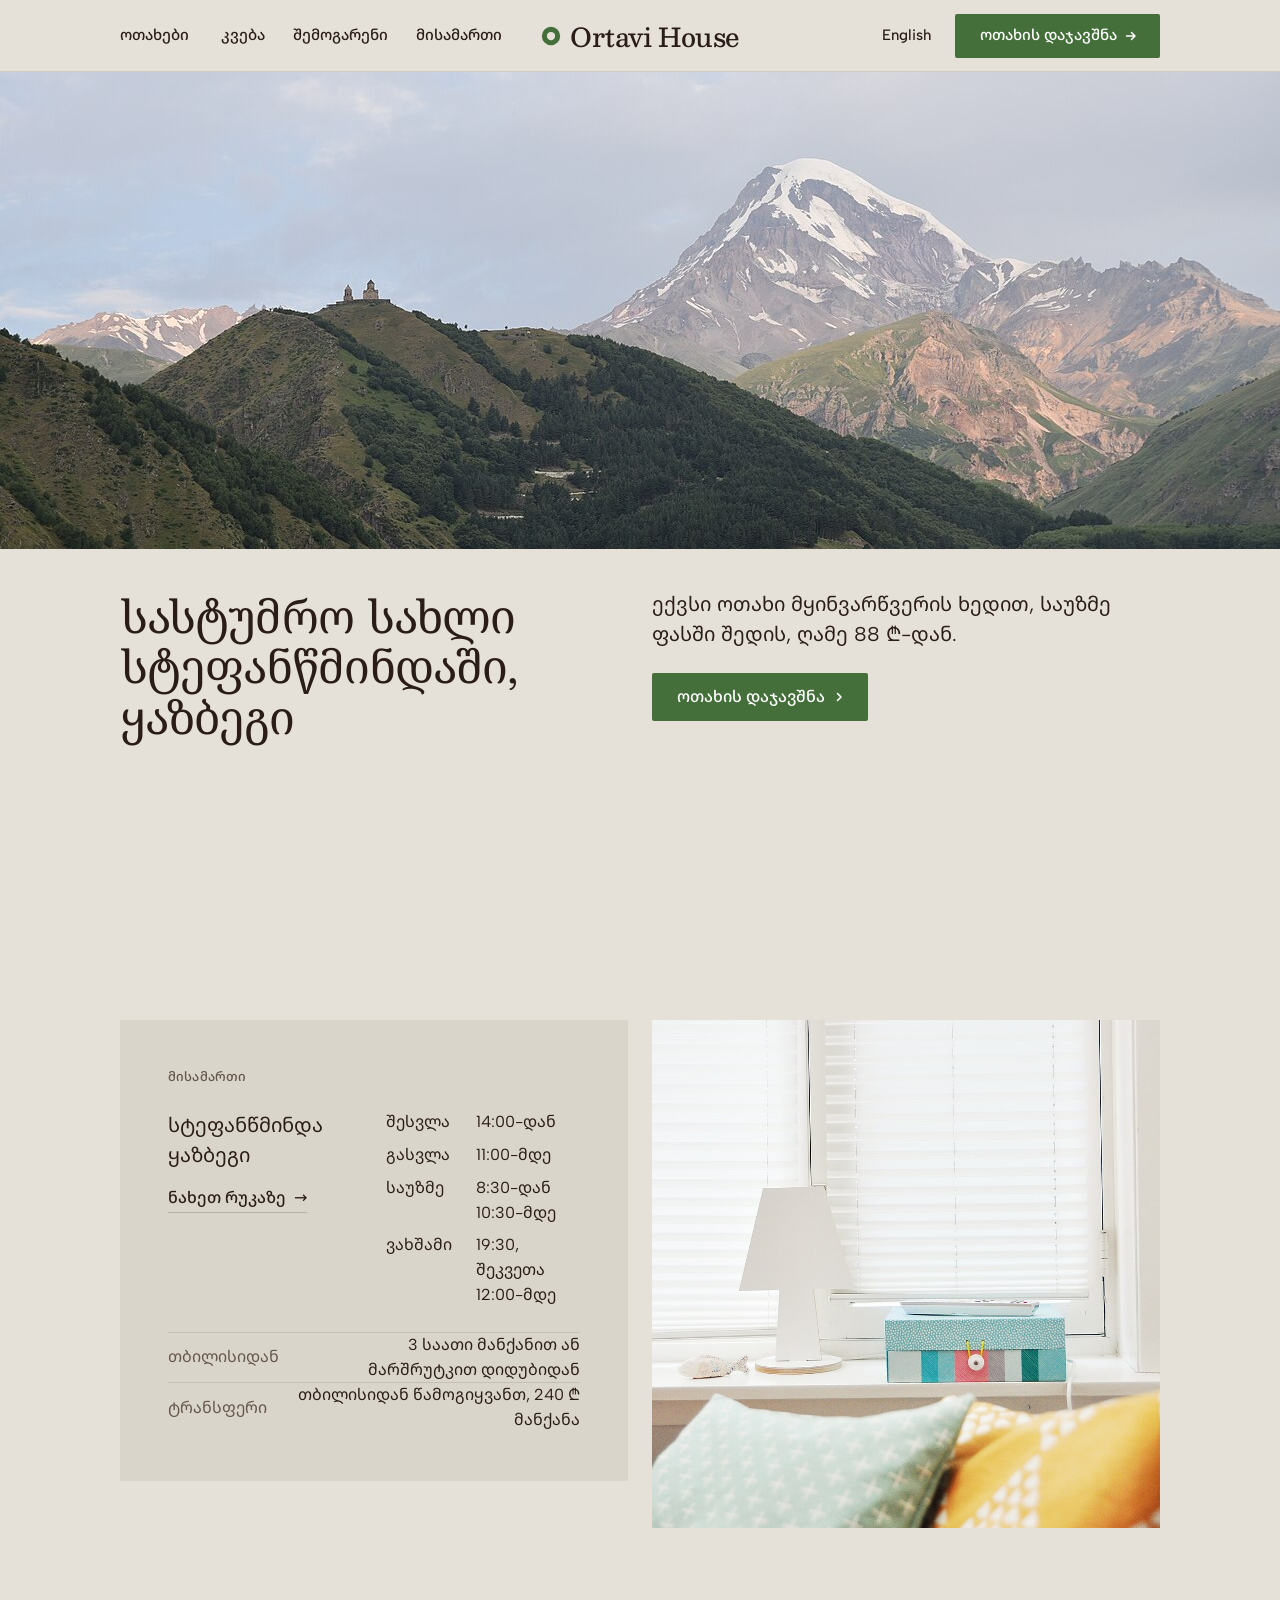
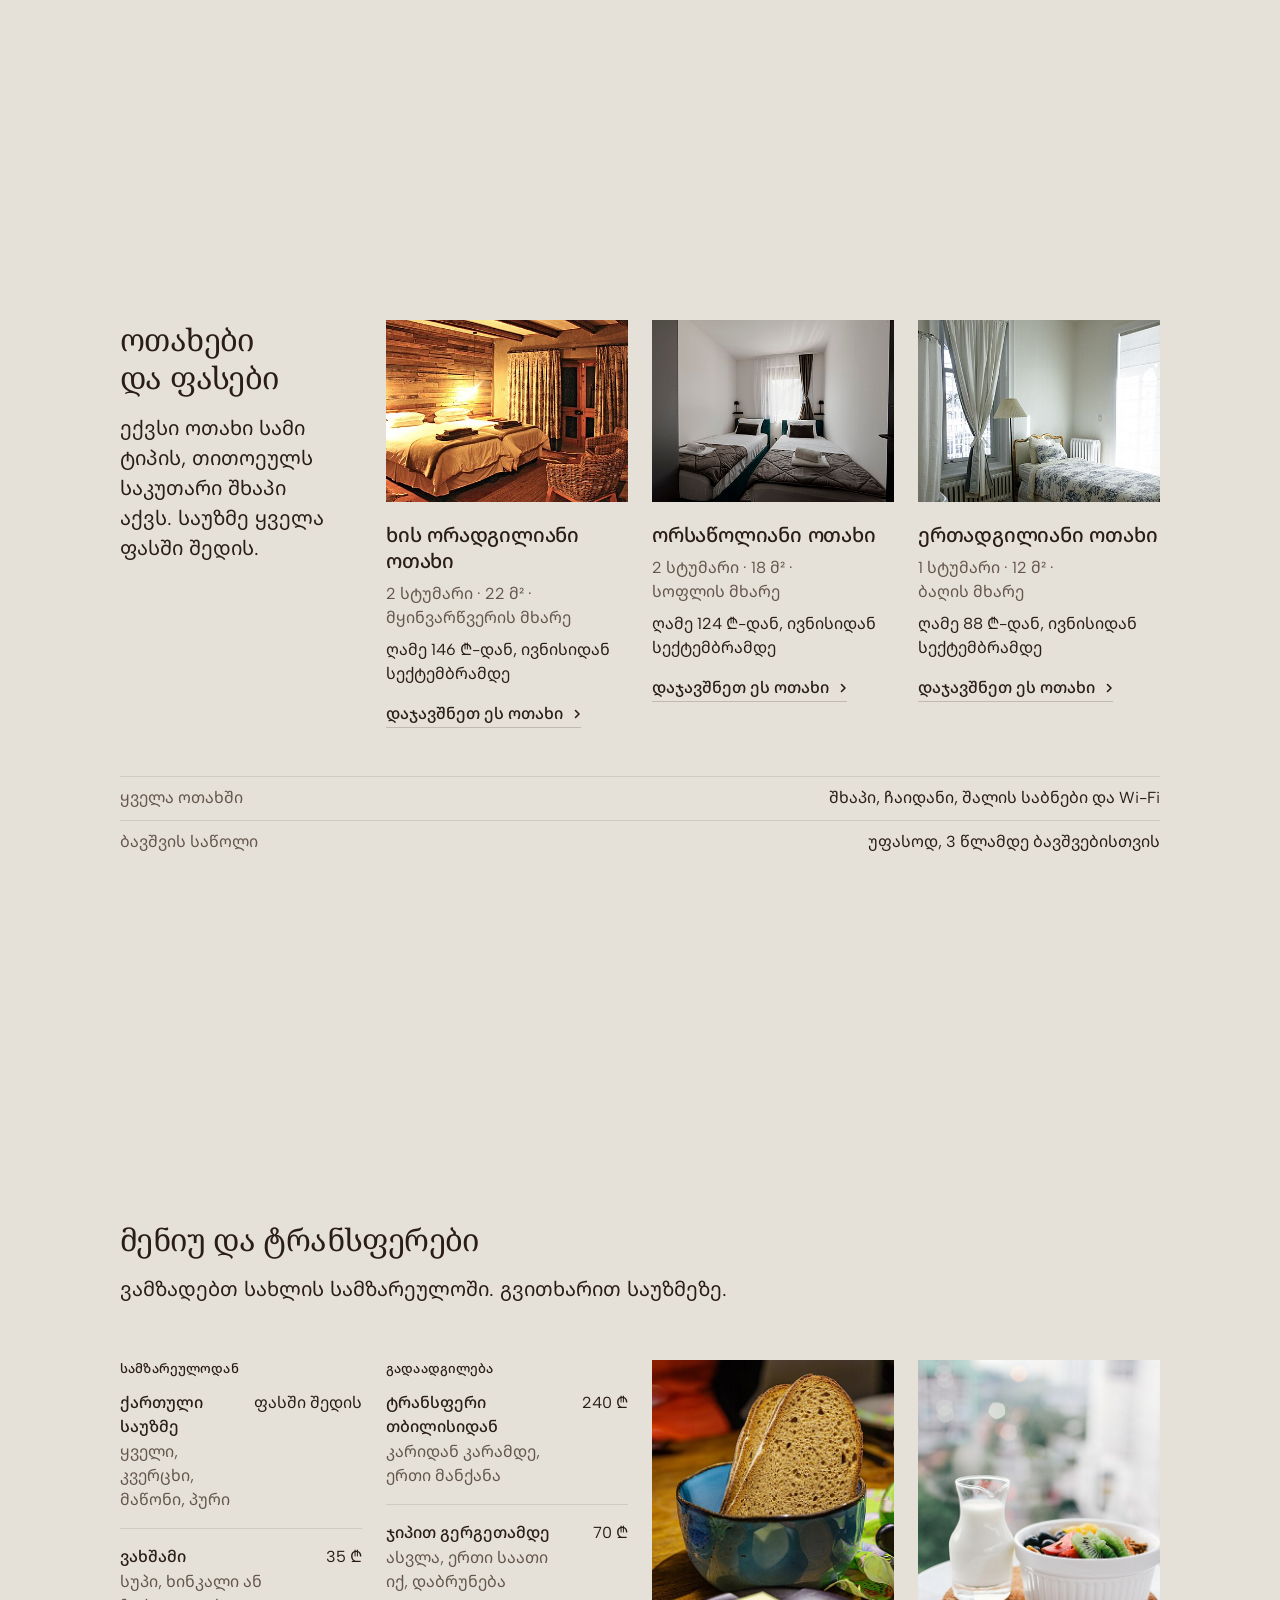
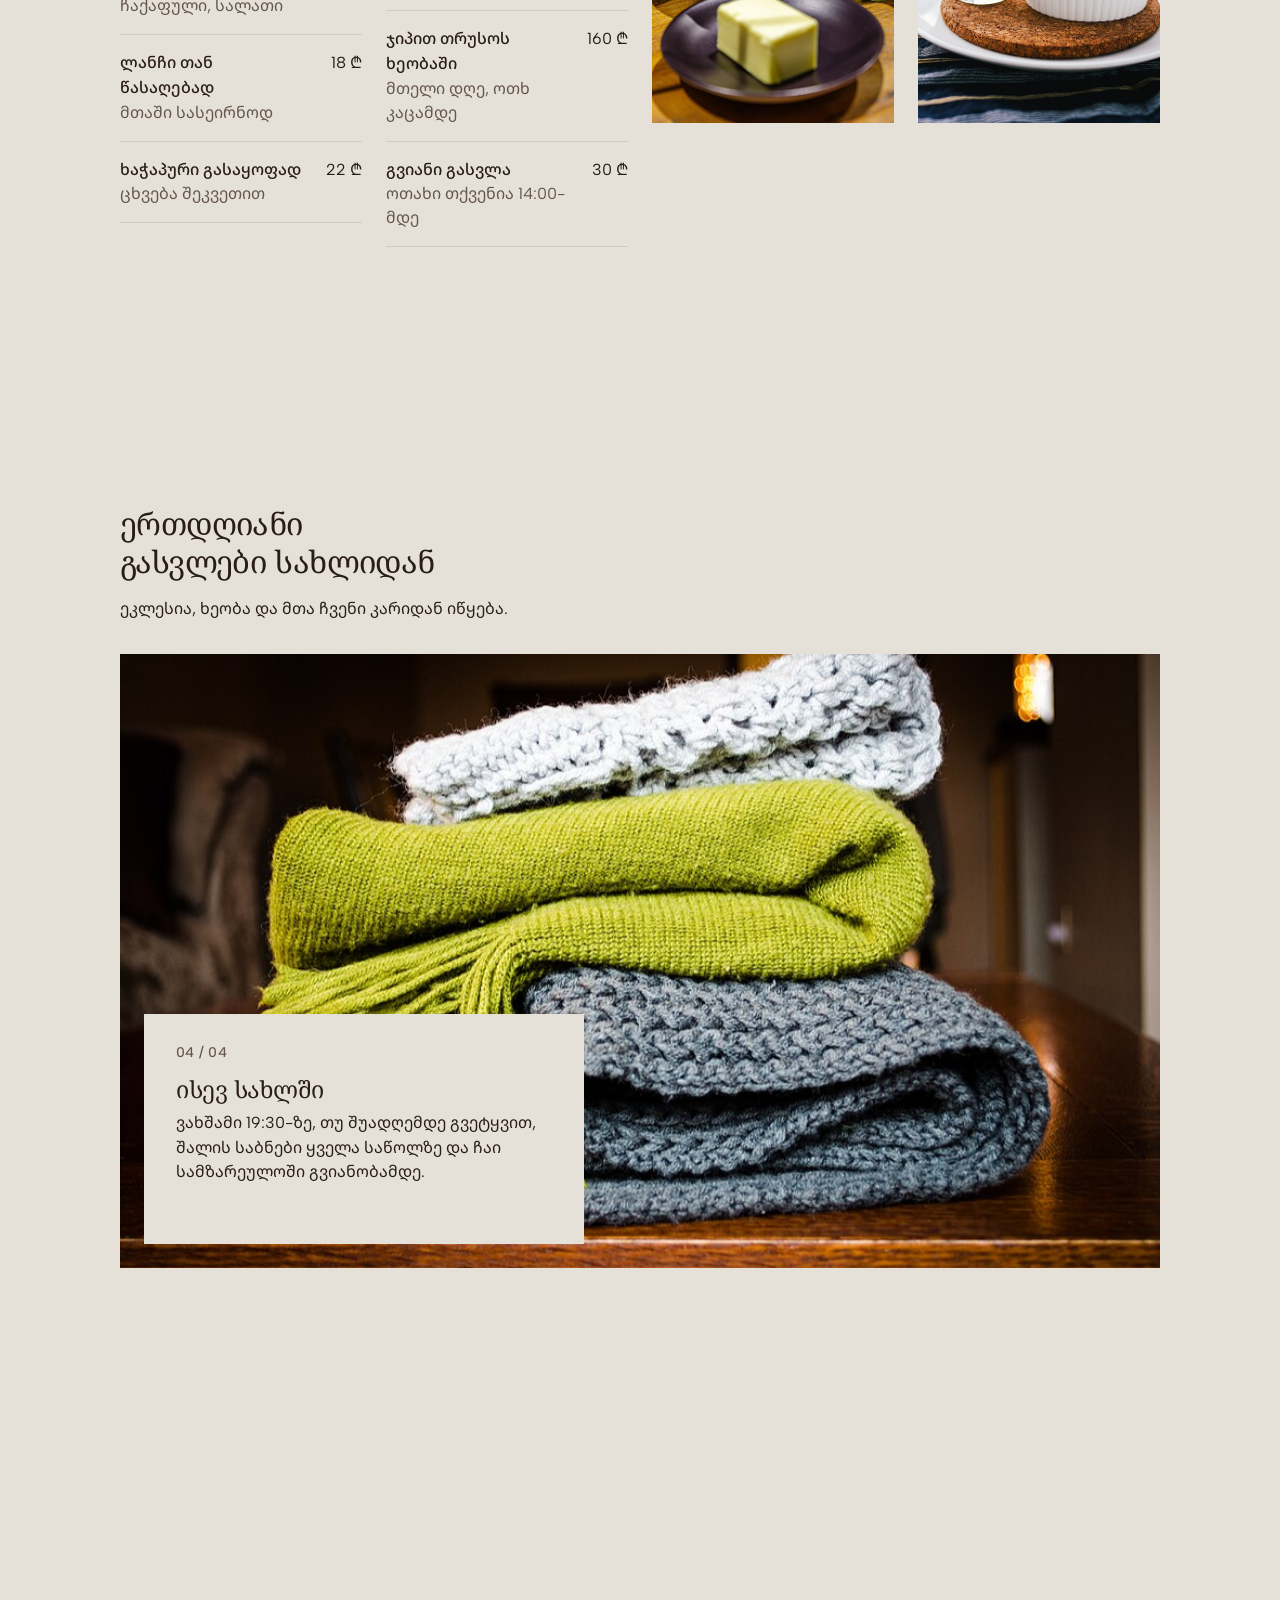
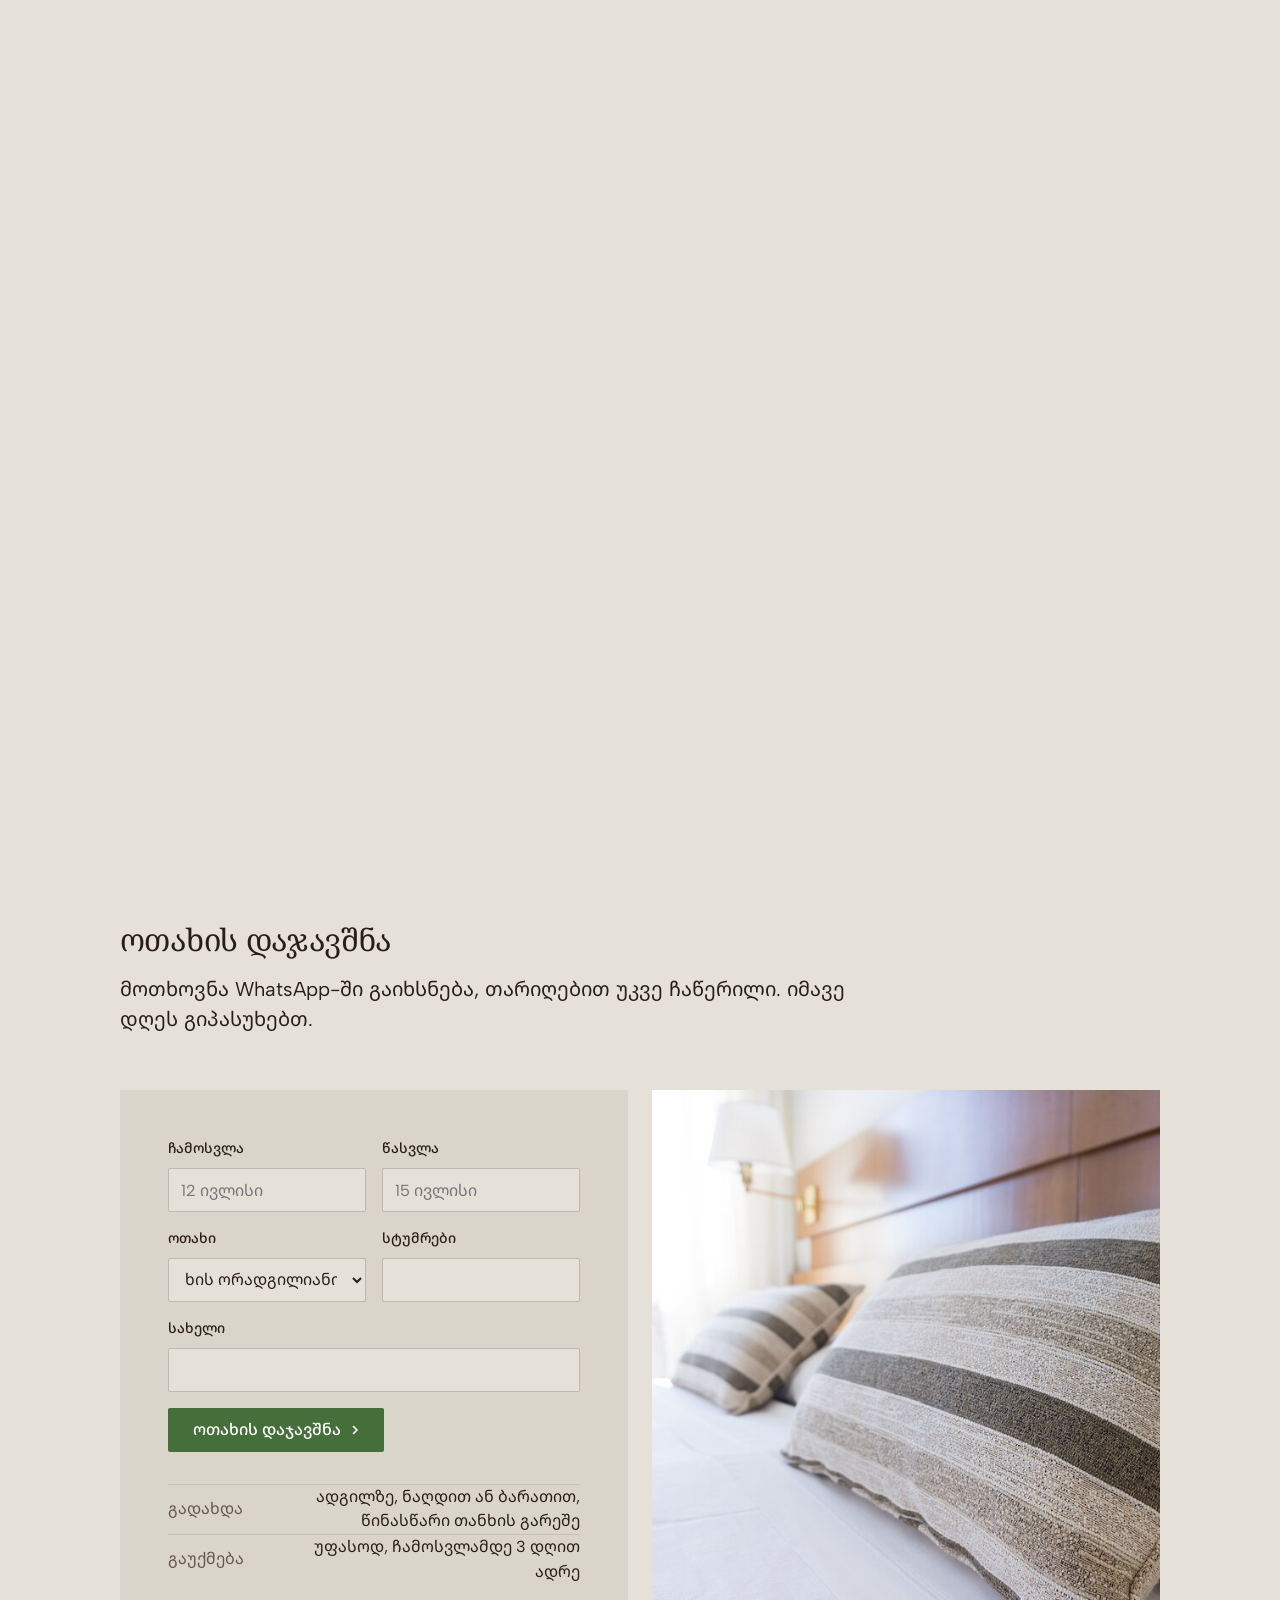
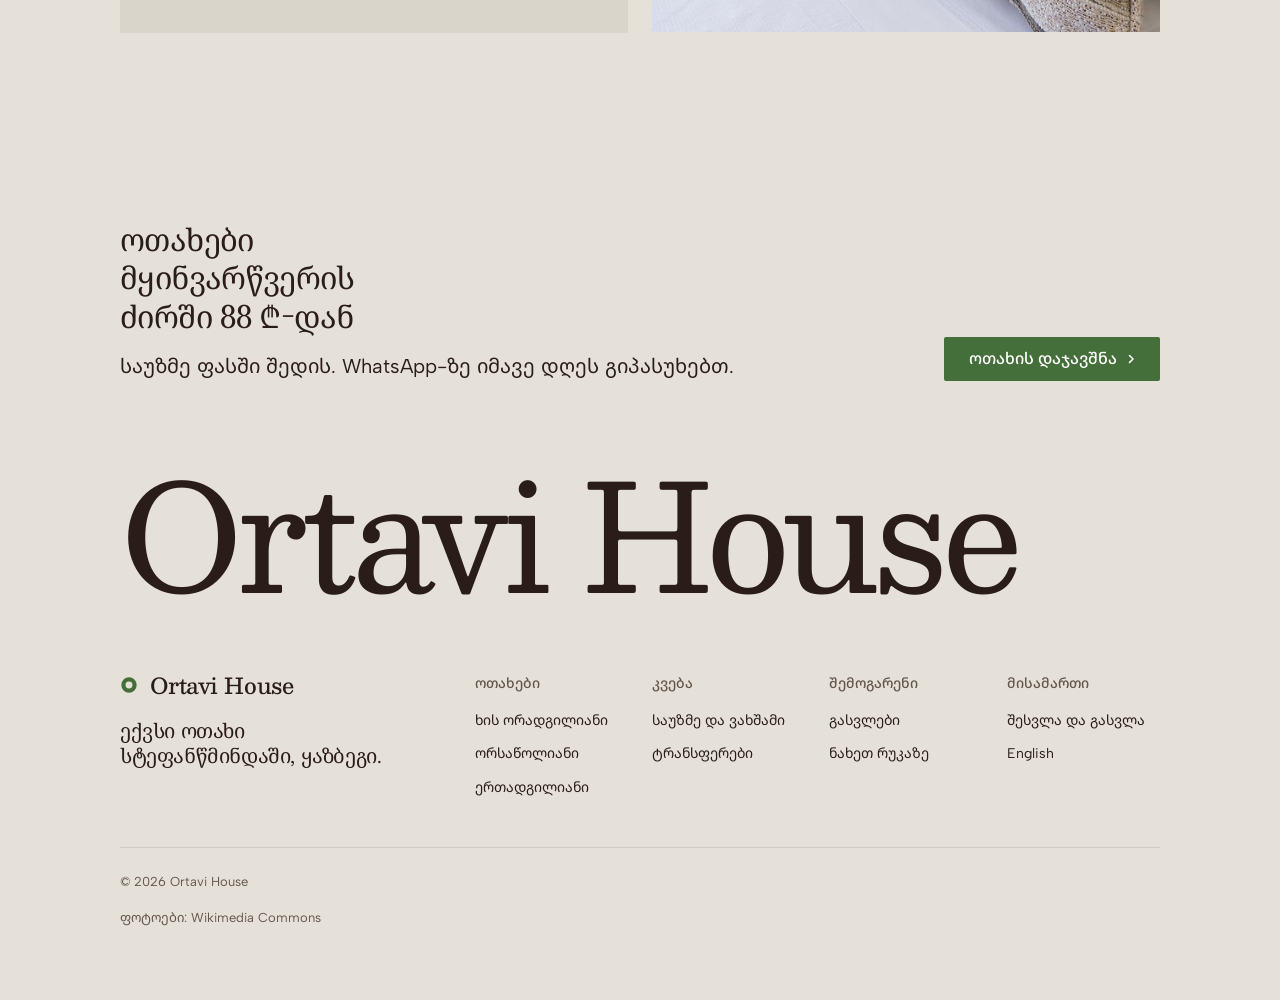
<file: ortavi/ka.html>
<!doctype html>
<html lang="ka" data-type="place" data-radius="soft" data-buttons="arrow" data-motion>
<head>
<meta charset="utf-8">
<meta name="viewport" content="width=device-width, initial-scale=1, viewport-fit=cover">
<title>Ortavi House: ექვსოთახიანი სასტუმრო სახლი სტეფანწმინდაში, ყაზბეგი</title>
<meta name="description" content="ექვსი ოთახი გერგეთის სამებისა და მყინვარწვერის ხედით, ქართული საუზმე ფასში შედის, ოთახები ღამე 88 ₾-დან. დაჯავშნა WhatsApp-ით.">
<meta property="og:type" content="website">
<meta property="og:title" content="Ortavi House: ექვსოთახიანი სასტუმრო სახლი სტეფანწმინდაში, ყაზბეგი">
<meta property="og:description" content="ოთახები მყინვარწვერის ხედით, ღამე 88 ₾-დან, საუზმე ფასში შედის.">
<meta property="og:image" content="share.jpg">
<meta name="twitter:card" content="summary_large_image">
<link rel="icon" href="favicon.svg" type="image/svg+xml">
<meta name="theme-color" content="#e5e1d8">
<!-- <link rel="canonical" href="https://[the guesthouse's domain]/"> once the domain is known -->
<link rel="alternate" hreflang="en" href="index.html">
<meta name="site-kind" content="other">
<meta name="page-type" content="place">
<meta name="page-kind" content="place">
<link rel="preconnect" href="https://fonts.googleapis.com">
<link rel="preconnect" href="https://fonts.gstatic.com" crossorigin>
<link href="https://fonts.googleapis.com/css2?family=Besley:wght@400..600&family=Albert+Sans:wght@400..600&family=Noto+Serif+Georgian:wght@400..500&family=Noto+Sans+Georgian:wght@400..600&display=swap" rel="stylesheet">
<link rel="stylesheet" href="assets/system.css">
<link rel="stylesheet" href="assets/ui/cards.css">
<link rel="stylesheet" href="assets/motion/motion.css">
<link rel="stylesheet" href="assets/layout/layout.css">
<style>
:root {
  --p-bg: #e5e1d8; --p-surface: #dad5ca; --p-ink: #2a1d17; --p-muted: #65564c;
  --p-accent: #456f3a; --p-accent-ink: #ffffff; --p-action: #456f3a; --p-action-ink: #ffffff;
  --p-inv-bg: #2a1d17; --p-inv-surface: #352822; --p-inv-ink: #e5e1d8; --p-inv-muted: #9e968e;
  --p-inv-accent: #e5e1d8; --p-inv-accent-ink: #2a1d17; --p-inv-action: #e5e1d8; --p-inv-action-ink: #2a1d17;
  --font-display: "Besley", "Noto Serif Georgian", Georgia, serif;
  --font-text: "Albert Sans", "Noto Sans Georgian", system-ui, sans-serif;
  --display-weight: 400;
  --display-tracking: -0.02em;
}
</style>
<script>document.documentElement.classList.add('m-enter');setTimeout(()=>document.documentElement.classList.add('m-enter-done'),700)</script>
<script>document.documentElement.classList.add('mo-js');setTimeout(()=>document.documentElement.classList.add('mo-safe'),2500)</script>
<link rel="modulepreload" href="assets/moments/moments.js">
<link rel="modulepreload" href="assets/moments/lib.js">
<link rel="modulepreload" href="assets/moments/photo-chapters/moment.js">
<link rel="stylesheet" href="site.css">
</head>
<body>
<!-- type: place (a six-room guesthouse in Stepantsminda, Kazbegi; site-kind other)
     deal: hero place (printed), nav nav-split, footer footer-columns, rhythm space, buttons arrow, mark ring,
           offer pair (meals and extras), place trio (not used: over six screens), type moment name (close-word), rooms side
     palette green-mat-chocolate: a stone-coloured ground like the slate and wool of a mountain house, with the green of the Kazbegi meadows; type besley
     moments: photo-chapters (#area) -->
<header class="nav nav--split">
  <div class="wrap nav__bar">
    <a class="skip-link" href="#top">გადასვლა შინაარსზე</a>
    <nav class="nav__links" aria-label="მთავარი">
      <div class="nav__item">
        <a class="nav__link" href="#rooms">ოთახები <svg class="chev" viewBox="0 0 12 12" aria-hidden="true"><path d="M3 4.5l3 3 3-3" fill="none" stroke="currentColor" stroke-width="1.5" stroke-linecap="round" stroke-linejoin="round"/></svg></a>
        <div class="nav__menu">
          <div class="wrap grid">
            <a class="menu-card span-3" href="#room-wood">
              <div class="panel"><img class="frame__img" src="assets/img/photo-f59407530-500.jpg" alt="ხით მოპირკეთებული ოთახი ორი საწოლით" width="500" height="333"></div>
              <span class="t-card">ხის ორადგილიანი ოთახი</span>
              <span class="t-small muted">ღამე <span data-assumed>146 ₾</span>-დან</span>
            </a>
            <a class="menu-card span-3" href="#room-twin">
              <div class="panel"><img class="frame__img" src="assets/img/photo-f195256277-500.jpg" alt="ოთახი ორი ცალკე საწოლით" width="500" height="333"></div>
              <span class="t-card">ორსაწოლიანი ოთახი</span>
              <span class="t-small muted">ღამე <span data-assumed>124 ₾</span>-დან</span>
            </a>
            <a class="menu-card span-3" href="#room-single">
              <div class="panel"><img class="frame__img" src="assets/img/photo-f62122014-500.jpg" alt="ნათელი ერთადგილიანი ოთახი" width="500" height="333"></div>
              <span class="t-card">ერთადგილიანი ოთახი</span>
              <span class="t-small muted">ღამე <span data-assumed>88 ₾</span>-დან</span>
            </a>
          </div>
        </div>
      </div>
      <div class="nav__item"><a class="nav__link" href="#meals">კვება</a></div>
      <div class="nav__item"><a class="nav__link" href="#area">შემოგარენი</a></div>
      <div class="nav__item"><a class="nav__link" href="#visit">მისამართი</a></div>
    </nav>
    <a class="nav__logo" href="#top"><span class="mark" data-mark="ring" aria-hidden="true"></span>Ortavi House</a>
    <div class="nav__actions">
      <a class="nav__link" href="index.html" lang="en" hreflang="en">English</a>
      <a class="btn btn--primary" href="#booking">ოთახის დაჯავშნა</a>
    </div>
    <button class="nav__toggle" type="button" aria-expanded="false" aria-label="მენიუ"><svg width="18" height="18" viewBox="0 0 18 18" aria-hidden="true"><path d="M2 5h14M2 13h14" stroke="currentColor" stroke-width="1.6" stroke-linecap="round"/></svg></button>
  </div>
</header>

<main id="top">
  <section class="hero hero--place" data-enter aria-labelledby="hero-h">
    <img class="hero__bg" data-phone-fill src="assets/img/photo-f143800105-1280.jpg" srcset="assets/img/photo-f143800105-500.jpg 500w, assets/img/photo-f143800105-960.jpg 960w, assets/img/photo-f143800105-1280.jpg 1280w" sizes="(max-width: 639px) 190vw, 100vw" width="1280" height="853" alt="გერგეთის სამება სტეფანწმინდის თავზე, უკან თოვლიანი მყინვარწვერით" style="--ly-pos: 50% 40%" fetchpriority="high">
    <div class="wrap"><div class="hero-text">
      <div class="hero__text">
        <h1 id="hero-h">სასტუმრო სახლი სტეფანწმინდაში, ყაზბეგი</h1>
        <p class="hero__lead">ექვსი ოთახი მყინვარწვერის ხედით, საუზმე ფასში შედის, ღამე <span data-assumed>88 ₾</span>-დან.</p>
        <div class="btn-row"><a class="btn btn--primary" href="#booking">ოთახის დაჯავშნა<svg class="m-arrow" viewBox="0 0 12 12" aria-hidden="true"><path class="m-arrow__stem" d="M1 6h8"/><path class="m-arrow__head" d="M4.5 2.5 8 6l-3.5 3.5"/></svg></a></div>
      </div>
    </div></div>
  </section>

  <section class="section" id="visit" data-place="visit" aria-label="მისამართი">
    <div class="wrap grid grid--top">
      <div class="visit visit--card span-6">
        <div class="visit__head"><p class="t-label muted">მისამართი</p></div>
        <div class="visit__cols">
          <div class="visit__col stack-4">
            <address class="visit__address">სტეფანწმინდა<br>ყაზბეგი</address>
            <a class="link" href="https://www.openstreetmap.org/search?query=Stepantsminda%20Kazbegi">ნახეთ რუკაზე</a>
          </div>
          <div class="visit__col">
            <dl class="hours" data-assumed><dt>შესვლა</dt><dd>14:00-დან</dd><dt>გასვლა</dt><dd>11:00-მდე</dd><dt>საუზმე</dt><dd>8:30-დან 10:30-მდე</dd><dt>ვახშამი</dt><dd>19:30, შეკვეთა 12:00-მდე</dd></dl>
          </div>
        </div>
        <ul class="visit__rows">
          <li><span>თბილისიდან</span><span>3 საათი მანქანით ან მარშრუტკით დიდუბიდან</span></li>
          <li><span>ტრანსფერი</span><span>თბილისიდან წამოგიყვანთ, <span data-assumed>240 ₾</span> მანქანა</span></li>
        </ul>
      </div>
      <figure class="pl-photo span-6 start-7" style="--pl-r: 1"><img src="assets/img/photo-m61880133-960.jpg" srcset="assets/img/photo-m61880133-500.jpg 500w, assets/img/photo-m61880133-960.jpg 960w" sizes="(min-width: 1024px) 588px, 100vw" width="960" height="1440" alt="ფანჯრის რაფა ბალიშებით და პატარა ლამპით" loading="lazy" style="--pos: 50% 70%"></figure>
    </div>
  </section>

  <section class="section" id="rooms" aria-labelledby="rooms-h">
    <div class="wrap grid rooms">
      <div class="span-3 rooms__head">
        <div class="section-head">
          <h2 id="rooms-h">ოთახები და ფასები</h2>
          <p>ექვსი ოთახი სამი ტიპის, თითოეულს საკუთარი შხაპი აქვს. საუზმე ყველა ფასში შედის.</p>
        </div>
      </div>
      <a class="room span-3" id="room-wood" href="#booking" data-room="ხის ორადგილიანი ოთახი">
        <div class="room__pic"><img class="frame__img" src="assets/img/photo-f59407530-960.jpg" srcset="assets/img/photo-f59407530-500.jpg 500w, assets/img/photo-f59407530-960.jpg 960w" sizes="(min-width: 1024px) 282px, 100vw" width="960" height="640" alt="ხით მოპირკეთებული ოთახი ორი საწოლით და წნული სავარძლით" loading="lazy"></div>
        <h3 class="t-card">ხის ორადგილიანი ოთახი</h3>
        <p class="room__facts">2 სტუმარი · 22 მ² · მყინვარწვერის მხარე</p>
        <p class="room__price">ღამე <span data-assumed>146 ₾</span>-დან, ივნისიდან სექტემბრამდე</p>
        <span class="link room__link">დაჯავშნეთ ეს ოთახი<svg class="m-arrow" viewBox="0 0 12 12" aria-hidden="true"><path class="m-arrow__stem" d="M1 6h8"/><path class="m-arrow__head" d="M4.5 2.5 8 6l-3.5 3.5"/></svg></span>
      </a>
      <a class="room span-3" id="room-twin" href="#booking" data-room="ორსაწოლიანი ოთახი">
        <div class="room__pic"><img class="frame__img" src="assets/img/photo-f195256277-960.jpg" srcset="assets/img/photo-f195256277-500.jpg 500w, assets/img/photo-f195256277-960.jpg 960w" sizes="(min-width: 1024px) 282px, 100vw" width="960" height="640" alt="ოთახი ორი ცალკე საწოლით მაღალი ფანჯრის ქვეშ" loading="lazy"></div>
        <h3 class="t-card">ორსაწოლიანი ოთახი</h3>
        <p class="room__facts">2 სტუმარი · 18 მ² · სოფლის მხარე</p>
        <p class="room__price">ღამე <span data-assumed>124 ₾</span>-დან, ივნისიდან სექტემბრამდე</p>
        <span class="link room__link">დაჯავშნეთ ეს ოთახი<svg class="m-arrow" viewBox="0 0 12 12" aria-hidden="true"><path class="m-arrow__stem" d="M1 6h8"/><path class="m-arrow__head" d="M4.5 2.5 8 6l-3.5 3.5"/></svg></span>
      </a>
      <a class="room span-3" id="room-single" href="#booking" data-room="ერთადგილიანი ოთახი">
        <div class="room__pic"><img class="frame__img" src="assets/img/photo-f62122014-960.jpg" srcset="assets/img/photo-f62122014-500.jpg 500w, assets/img/photo-f62122014-960.jpg 960w" sizes="(min-width: 1024px) 282px, 100vw" width="960" height="640" alt="ნათელი ერთადგილიანი ოთახი ყვავილებიანი გადასაფარებლით და ლამპით" loading="lazy"></div>
        <h3 class="t-card">ერთადგილიანი ოთახი</h3>
        <p class="room__facts">1 სტუმარი · 12 მ² · ბაღის მხარე</p>
        <p class="room__price">ღამე <span data-assumed>88 ₾</span>-დან, ივნისიდან სექტემბრამდე</p>
        <span class="link room__link">დაჯავშნეთ ეს ოთახი<svg class="m-arrow" viewBox="0 0 12 12" aria-hidden="true"><path class="m-arrow__stem" d="M1 6h8"/><path class="m-arrow__head" d="M4.5 2.5 8 6l-3.5 3.5"/></svg></span>
      </a>
      <ul class="visit__rows rooms__all">
        <li><span>ყველა ოთახში</span><span>შხაპი, ჩაიდანი, შალის საბნები და Wi-Fi</span></li>
        <li><span>ბავშვის საწოლი</span><span>უფასოდ, 3 წლამდე ბავშვებისთვის</span></li>
      </ul>
    </div>
  </section>

  <section class="section" id="meals" style="--hm: 2" aria-labelledby="meals-h">
    <div class="wrap">
      <div class="section-head">
        <h2 id="meals-h">მენიუ და ტრანსფერები</h2>
        <p>ვამზადებთ სახლის სამზარეულოში. გვითხარით საუზმეზე.</p>
      </div>
      <div class="grid meals">
        <div class="span-3 meals__g1">
          <p class="t-label">სამზარეულოდან</p>
          <ul class="rows">
            <li><span class="rows__name">ქართული საუზმე<small>ყველი, კვერცხი, მაწონი, პური</small></span><span class="rows__value">ფასში შედის</span></li>
            <li><span class="rows__name">ვახშამი<small>სუპი, ხინკალი ან ჩაქაფული, სალათი</small></span><span class="rows__value" data-assumed>35 ₾</span></li>
            <li><span class="rows__name">ლანჩი თან წასაღებად<small>მთაში სასეირნოდ</small></span><span class="rows__value" data-assumed>18 ₾</span></li>
            <li><span class="rows__name">ხაჭაპური გასაყოფად<small>ცხვება შეკვეთით</small></span><span class="rows__value" data-assumed>22 ₾</span></li>
          </ul>
        </div>
        <div class="span-3 meals__g2">
          <p class="t-label">გადაადგილება</p>
          <ul class="rows">
            <li><span class="rows__name">ტრანსფერი თბილისიდან<small>კარიდან კარამდე, ერთი მანქანა</small></span><span class="rows__value" data-assumed>240 ₾</span></li>
            <li><span class="rows__name">ჯიპით გერგეთამდე<small>ასვლა, ერთი საათი იქ, დაბრუნება</small></span><span class="rows__value" data-assumed>70 ₾</span></li>
            <li><span class="rows__name">ჯიპით თრუსოს ხეობაში<small>მთელი დღე, ოთხ კაცამდე</small></span><span class="rows__value" data-assumed>160 ₾</span></li>
            <li><span class="rows__name">გვიანი გასვლა<small>ოთახი თქვენია 14:00-მდე</small></span><span class="rows__value" data-assumed>30 ₾</span></li>
          </ul>
        </div>
        <figure class="pl-photo span-3" style="--pl-r: .8"><img src="assets/img/photo-m150619721-500.jpg" srcset="assets/img/photo-m150619721-500.jpg 500w" sizes="282px" width="500" height="750" alt="შავი პურის ნაჭრები ლურჯ ჯამში, კარაქის თეფშის გვერდით" loading="lazy"></figure>
        <figure class="pl-photo span-3" style="--pl-r: .8"><img src="assets/img/photo-m61665613-960.jpg" srcset="assets/img/photo-m61665613-500.jpg 500w, assets/img/photo-m61665613-960.jpg 960w" sizes="(min-width: 1024px) 282px, 100vw" width="960" height="1440" alt="რძის დოქი და ხილის ჯამი ნათელ ფანჯარასთან" loading="lazy"></figure>
      </div>
    </div>
  </section>

  <section class="section" id="area" data-moment="photo-chapters" aria-labelledby="area-h">
    <div class="wrap mo-ph">
      <div class="mo-ph__head"><h2 id="area-h">ერთდღიანი გასვლები სახლიდან</h2><p>ეკლესია, ხეობა და მთა ჩვენი კარიდან იწყება.</p></div>
      <ol class="mo-ph__list">
        <li class="mo-ph__ch">
          <figure class="mo-ph__pic"><img src="assets/img/photo-f87408771-960.jpg" srcset="assets/img/photo-f87408771-500.jpg 500w, assets/img/photo-f87408771-960.jpg 960w, assets/img/photo-f87408771.jpg 1280w" sizes="100vw" alt="გერგეთის სამება მწვანე ქედზე, უკან მთებით" width="1280" height="853"></figure>
          <h3>გერგეთის სამება</h3>
          <p>90 წუთი ფეხით სახლის უკან აღმართზე, ან 15 წუთი ჯიპით. წადით ათ საათამდე, ტურისტული ავტობუსების მოსვლამდე.</p>
        </li>
        <li class="mo-ph__ch">
          <figure class="mo-ph__pic"><img src="assets/img/photo-f153593175-960.jpg" srcset="assets/img/photo-f153593175-500.jpg 500w, assets/img/photo-f153593175-960.jpg 960w" sizes="100vw" alt="თრუსოს ფართო ხეობა მდინარით, ნათელი ცის ქვეშ" width="960" height="657"></figure>
          <h3>თრუსოს ხეობის ბილიკი</h3>
          <p>40 წუთი მანქანით, მერე სწორი ბილიკი მდინარის გაყოლებით, მინერალური წყაროებისა და ძველი კოშკების გვერდით. თან წაიღეთ ლანჩი.</p>
        </li>
        <li class="mo-ph__ch">
          <figure class="mo-ph__pic"><img src="assets/img/photo-f31634447-960.jpg" srcset="assets/img/photo-f31634447-500.jpg 500w, assets/img/photo-f31634447-960.jpg 960w" sizes="100vw" alt="მყინვარწვერი მზის ამოსვლისას, ეკლესიის მუქი სილუეტის ზემოთ" width="960" height="906"></figure>
          <h3>მყინვარწვერი მზის ამოსვლისას</h3>
          <p>მოწმენდილ დილით მწვერვალი ათი წუთით ნარინჯისფერდება. მყინვარწვერის მხარის ოთახები პირდაპირ მას უყურებს.</p>
        </li>
        <li class="mo-ph__ch">
          <figure class="mo-ph__pic"><img src="assets/img/photo-m61777177-960.jpg" srcset="assets/img/photo-m61777177-500.jpg 500w, assets/img/photo-m61777177-960.jpg 960w" sizes="100vw" alt="დაკეცილი მწვანე და ნაცრისფერი შალის საბნები ხის მაგიდაზე" width="960" height="640"></figure>
          <h3>ისევ სახლში</h3>
          <p>ვახშამი 19:30-ზე, თუ შუადღემდე გვეტყვით, შალის საბნები ყველა საწოლზე და ჩაი სამზარეულოში გვიანობამდე.</p>
        </li>
      </ol>
    </div>
  </section>

  <section class="section" id="booking" aria-labelledby="booking-h">
    <div class="wrap">
      <div class="section-head">
        <h2 id="booking-h">ოთახის დაჯავშნა</h2>
        <p>მოთხოვნა WhatsApp-ში გაიხსნება, თარიღებით უკვე ჩაწერილი. იმავე დღეს გიპასუხებთ.</p>
      </div>
      <div class="grid booking">
        <form class="form booking__form span-6" action="https://wa.me/" method="get" target="_blank" data-whatsapp novalidate>
          <input type="hidden" name="text" value="">
                      <div class="field"><label for="f-arrive">ჩამოსვლა</label>
              <input id="f-arrive" data-name="arrive" type="text" autocomplete="off" placeholder="12 ივლისი" required aria-describedby="f-arrive-err">
              <p class="field__error" id="f-arrive-err" hidden>ჩაწერეთ ჩამოსვლის დღე.</p></div>
            <div class="field"><label for="f-leave">წასვლა</label>
              <input id="f-leave" data-name="leave" type="text" autocomplete="off" placeholder="15 ივლისი" required aria-describedby="f-leave-err">
              <p class="field__error" id="f-leave-err" hidden>ჩაწერეთ წასვლის დღე.</p></div>
                      <div class="field"><label for="f-room">ოთახი</label>
              <select id="f-room" data-name="room">
                <option>ხის ორადგილიანი ოთახი</option><option>ორსაწოლიანი ოთახი</option><option>ერთადგილიანი ოთახი</option><option>ნებისმიერი ოთახი</option>
              </select></div>
            <div class="field"><label for="f-guests">სტუმრები</label>
              <input id="f-guests" data-name="guests" type="text" inputmode="numeric" autocomplete="off" pattern="[0-9]{1,2}" required aria-describedby="f-guests-err">
              <p class="field__error" id="f-guests-err" hidden>ჩაწერეთ სტუმრების რაოდენობა ციფრით.</p></div>
          <div class="field field--full"><label for="f-name">სახელი</label>
            <input id="f-name" data-name="name" type="text" autocomplete="name" required aria-describedby="f-name-err">
            <p class="field__error" id="f-name-err" hidden>ჩაწერეთ სახელი, ვისზეც კეთდება ჯავშანი.</p></div>
          <div class="btn-row"><button class="btn btn--primary" type="submit">ოთახის დაჯავშნა<svg class="m-arrow" viewBox="0 0 12 12" aria-hidden="true"><path class="m-arrow__stem" d="M1 6h8"/><path class="m-arrow__head" d="M4.5 2.5 8 6l-3.5 3.5"/></svg></button></div>
          <p class="form__status" role="status" data-form-status></p>
          <ul class="visit__rows booking__rows">
            <li><span>გადახდა</span><span>ადგილზე, ნაღდით ან ბარათით, წინასწარი თანხის გარეშე</span></li>
            <li><span>გაუქმება</span><span data-assumed>უფასოდ, ჩამოსვლამდე 3 დღით ადრე</span></li>
          </ul>
        </form>
        <figure class="pl-photo span-6 start-7" style="--pl-r: 1.333"><img src="assets/img/photo-m61856012-960.jpg" srcset="assets/img/photo-m61856012-500.jpg 500w, assets/img/photo-m61856012-960.jpg 960w, assets/img/photo-m61856012.jpg 1280w" sizes="(max-width: 639px) 170vw, (min-width: 1024px) 800px, 100vw" width="960" height="640" alt="გაშლილი საწოლი ზოლიანი ბალიშებით და თეთრი თეთრეულით" loading="lazy"></figure>
      </div>
    </div>
  </section>
</main>

<footer class="footer closing" id="contact" aria-labelledby="close-h">
  <div class="wrap">
    <div class="closing__cta close--word">
      <div class="section-head--split">
        <div><h2 id="close-h">ოთახები მყინვარწვერის ძირში <span data-assumed>88 ₾</span>-დან</h2><p class="t-lead">საუზმე ფასში შედის. WhatsApp-ზე იმავე დღეს გიპასუხებთ.</p></div>
        <a class="btn btn--primary" href="#booking">ოთახის დაჯავშნა<svg class="m-arrow" viewBox="0 0 12 12" aria-hidden="true"><path class="m-arrow__stem" d="M1 6h8"/><path class="m-arrow__head" d="M4.5 2.5 8 6l-3.5 3.5"/></svg></a>
      </div>
      <p class="close__word" aria-hidden="true">Ortavi House</p>
    </div>
    <div class="closing__links">
      <div class="grid">
        <div class="span-4 stack-4">
          <a class="nav__logo" href="#top"><span class="mark" data-mark="ring" aria-hidden="true"></span>Ortavi House</a>
          <p class="footer__lede">ექვსი ოთახი სტეფანწმინდაში, ყაზბეგი.</p>
        </div>
        <div class="span-2 footer__col"><h3>ოთახები</h3><ul><li><a href="#room-wood">ხის ორადგილიანი</a></li><li><a href="#room-twin">ორსაწოლიანი</a></li><li><a href="#room-single">ერთადგილიანი</a></li></ul></div>
        <div class="span-2 footer__col"><h3>კვება</h3><ul><li><a href="#meals">საუზმე და ვახშამი</a></li><li><a href="#meals">ტრანსფერები</a></li></ul></div>
        <div class="span-2 footer__col"><h3>შემოგარენი</h3><ul><li><a href="#area">გასვლები</a></li><li><a href="https://www.openstreetmap.org/search?query=Stepantsminda%20Kazbegi">ნახეთ რუკაზე</a></li></ul></div>
        <div class="span-2 footer__col"><h3>მისამართი</h3><ul><li><a href="#visit">შესვლა და გასვლა</a></li><li><a href="index.html" lang="en" hreflang="en">English</a></li></ul></div>
      </div>
      <div class="footer__legal">
        <span>&copy; 2026 Ortavi House</span>
        <a class="credits" href="credits.html">ფოტოები: Wikimedia Commons</a>
      </div>
    </div>
  </div>
</footer>
<nav class="actionbar" aria-label="სწრაფი მოქმედებები">
  <a class="btn btn--primary" href="#booking">ოთახის დაჯავშნა</a>
</nav>
<script type="module" src="assets/system.js"></script>
<script type="module" src="assets/motion/motion.js"></script>
<script type="module" src="assets/layout/layout.js"></script>
<script type="module" src="site.js"></script>
</body>
</html>
</file>
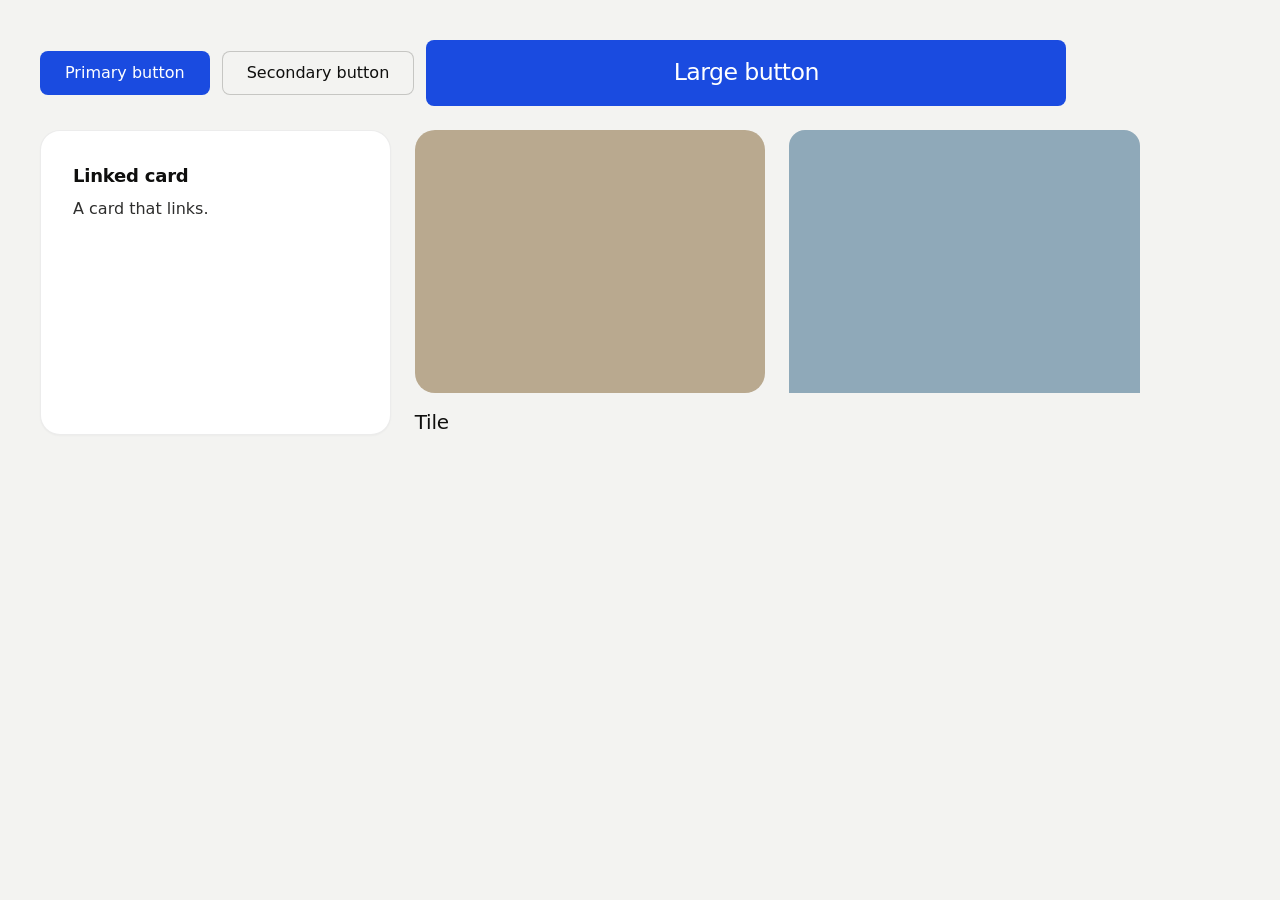
<file: ortavi/assets/motion/_hover-test.html>
<!doctype html>
<html lang="en">
<head>
<meta charset="utf-8"><meta name="viewport" content="width=device-width, initial-scale=1">
<title>Hover test</title>
<link rel="stylesheet" href="../system.css">
<link rel="stylesheet" href="../ui/cards.css">
<link rel="stylesheet" href="motion.css">
<style>:root{--bg:#f3f3f1;--card:#fff;--ink:#0f0f0e;--muted:#686863;--accent:#e5531c}body{background:var(--bg);color:var(--ink);padding:40px}.row{display:grid;grid-template-columns:repeat(3,1fr);gap:24px;max-width:1100px}</style>
</head>
<body>
<main>
<div class="btn-row" style="margin-bottom:24px"><a class="btn btn--primary" href="#p">Primary button</a><a class="btn btn--secondary" href="#s">Secondary button</a><a class="btn btn--primary btn--xl" href="#x">Large button</a></div>
<div class="row">
  <a class="card" id="c1" href="#a"><h3>Linked card</h3><p>A card that links.</p></a>
  <a class="tile" id="t1" href="#b"><div class="tile__media"><img id="i1" alt="" src="data:image/svg+xml,%3Csvg xmlns='http://www.w3.org/2000/svg' width='400' height='300'%3E%3Crect width='400' height='300' fill='%23b9a98f'/%3E%3C/svg%3E"></div><div class="tile__head"><h3>Tile</h3></div></a>
  <div class="m-zoom" id="z1" style="border-radius:16px"><img id="i2" alt="" style="display:block;width:100%" src="data:image/svg+xml,%3Csvg xmlns='http://www.w3.org/2000/svg' width='400' height='300'%3E%3Crect width='400' height='300' fill='%238fa9b9'/%3E%3C/svg%3E"></div>
</div>
</main>
</body>
</html>
</file>
<file: style.css>
:root {
  --bg: #fbfaf8;
  --bg-alt: #f3f1ed;
  --card: #ffffff;
  --text: #1d1c1a;
  --muted: #6d6a64;
  --line: rgba(29, 28, 26, .09);
  --accent: #b4532a;           /* Georgian clay */
  --accent-ink: #ffffff;
  --glass: rgba(251, 250, 248, .72);
  --shadow: 0 1px 2px rgba(20, 16, 10, .05), 0 12px 32px -12px rgba(20, 16, 10, .18);
  --shadow-lg: 0 2px 4px rgba(20, 16, 10, .06), 0 30px 60px -20px rgba(20, 16, 10, .32);
  --r: 20px;
  --ease: cubic-bezier(.2, .8, .2, 1);
  --font: system-ui, -apple-system, "Segoe UI", "Noto Sans Georgian", Roboto, sans-serif;
  color-scheme: light dark;
}
@media (prefers-color-scheme: dark) {
  :root {
    --bg: #0f0e0d;
    --bg-alt: #171614;
    --card: #1c1b19;
    --text: #f3f1ec;
    --muted: #a19d95;
    --line: rgba(243, 241, 236, .1);
    --accent: #e0784a;
    --accent-ink: #1a0e08;
    --glass: rgba(15, 14, 13, .7);
    --shadow: 0 1px 2px rgba(0, 0, 0, .4), 0 12px 32px -12px rgba(0, 0, 0, .6);
    --shadow-lg: 0 2px 4px rgba(0, 0, 0, .4), 0 30px 60px -20px rgba(0, 0, 0, .7);
  }
}

* { box-sizing: border-box; }
html { scroll-behavior: smooth; -webkit-text-size-adjust: 100%; }
body {
  margin: 0;
  background: var(--bg);
  color: var(--text);
  font: 400 1.0625rem/1.6 var(--font);
  -webkit-font-smoothing: antialiased;
  overflow-x: hidden;
}
img { display: block; max-width: 100%; height: auto; }
a { color: inherit; text-decoration: none; }
h1, h2, h3 { margin: 0; font-weight: 700; }
p { margin: 0; }
:focus-visible { outline: 2.5px solid var(--accent); outline-offset: 3px; border-radius: 6px; }

.wrap { width: min(1160px, 100% - 2.5rem); margin-inline: auto; }
.skip { position: absolute; left: -9999px; }
.skip:focus { left: 1rem; top: 1rem; z-index: 99; background: var(--card); padding: .6rem 1rem; border-radius: 10px; }

/* ---------- Nav: translucent material, edge appears only once content scrolls under it ---------- */
.nav {
  position: sticky; top: 0; z-index: 50;
  background: var(--glass);
  -webkit-backdrop-filter: blur(20px) saturate(180%);
  backdrop-filter: blur(20px) saturate(180%);
  transition: box-shadow .3s var(--ease);
}
.nav.scrolled { box-shadow: 0 1px 0 var(--line); }
.nav-in {
  width: min(1160px, 100% - 2.5rem); margin-inline: auto;
  height: 60px; display: flex; align-items: center; gap: 2rem;
}
.brand { display: flex; align-items: center; gap: .6rem; font-weight: 700; font-size: 1.05rem; letter-spacing: -.01em; }
.brand svg { width: 30px; height: 30px; }
.brand rect { fill: var(--text); }
.brand path { fill: none; stroke: var(--bg); stroke-width: 3; stroke-linecap: round; stroke-linejoin: round; }
.links { display: flex; gap: 1.75rem; margin-left: auto; }
.links a { font-size: .9375rem; color: var(--muted); transition: color .2s; }
.links a:hover { color: var(--text); }
.nav-end { display: flex; align-items: center; gap: .6rem; }
.lang {
  font: 600 .8125rem/1 var(--font); color: var(--text);
  background: transparent; border: 1px solid var(--line); border-radius: 999px;
  height: 34px; min-width: 46px; padding: 0 .8rem; cursor: pointer;
  transition: background .2s, transform .1s ease-out;
}
.lang:hover { background: var(--bg-alt); }
.lang:active { transform: scale(.95); }

/* ---------- Buttons: feedback on press, instantly ---------- */
.btn {
  display: inline-flex; align-items: center; justify-content: center; gap: .5rem;
  height: 50px; padding: 0 1.5rem; border-radius: 999px;
  background: var(--text); color: var(--bg);
  font-weight: 600; font-size: 1rem; letter-spacing: .005em;
  border: 1px solid transparent; cursor: pointer;
  transition: transform .1s ease-out, background .2s, opacity .2s;
  -webkit-tap-highlight-color: transparent;
}
.btn:hover { opacity: .88; }
.btn:active { transform: scale(.97); }
.btn-sm { height: 34px; padding: 0 1rem; font-size: .875rem; }
.btn-ghost { background: transparent; color: var(--text); border-color: var(--line); }
.btn-ghost:hover { background: var(--bg-alt); opacity: 1; }
.btn-accent { background: var(--accent); color: var(--accent-ink); }
.btn svg { width: 20px; height: 20px; flex: none; }

/* ---------- Hero ---------- */
.hero { padding: clamp(3rem, 8vw, 6.5rem) 0 clamp(3rem, 7vw, 5.5rem); }
.hero-in { display: grid; grid-template-columns: 1fr 1.05fr; gap: clamp(2rem, 5vw, 4.5rem); align-items: center; }
.eyebrow { font-size: .8125rem; font-weight: 600; letter-spacing: .06em; text-transform: uppercase; color: var(--accent); margin-bottom: 1.1rem; }
h1 {
  font-size: clamp(2.4rem, 5.2vw, 4.1rem);
  line-height: 1.06; letter-spacing: -.035em;
  text-wrap: balance;
}
/* Georgian words run long: smaller display size, lighter tracking */
:lang(ka) h1 { font-size: clamp(2.1rem, 4.1vw, 3.35rem); line-height: 1.15; letter-spacing: -.015em; font-weight: 650; }
:lang(ka) h2 { font-size: clamp(1.8rem, 3.4vw, 2.6rem); line-height: 1.2; letter-spacing: -.01em; font-weight: 650; }
.lead { margin-top: 1.4rem; font-size: clamp(1.06rem, 1.5vw, 1.2rem); line-height: 1.6; color: var(--muted); max-width: 34em; text-wrap: pretty; }
.cta { display: flex; flex-wrap: wrap; gap: .75rem; margin-top: 2.1rem; }

/* Fanned browser windows */
.stack { position: relative; aspect-ratio: 1.18; perspective: 1400px; }
.frame {
  position: absolute; margin: 0; width: 76%;
  border-radius: 14px; overflow: hidden;
  background: var(--card); box-shadow: var(--shadow-lg);
  border: 1px solid var(--line);
  transform: translate3d(var(--x, 0), var(--y, 0), 0) rotate(var(--rot, 0deg));
  will-change: transform;
}
.f-back-l { left: 0; top: 4%; --rot: -4deg; opacity: .96; }
.f-back-r { right: 0; top: 0; --rot: 3.5deg; opacity: .96; }
.f-front { left: 12%; bottom: 0; width: 80%; }
.bar { display: flex; align-items: center; gap: 6px; height: 28px; padding: 0 12px; background: var(--bg-alt); border-bottom: 1px solid var(--line); }
.bar i { width: 9px; height: 9px; border-radius: 50%; background: var(--line); }
.bar i:nth-child(1) { background: #ff5f57; } .bar i:nth-child(2) { background: #febc2e; } .bar i:nth-child(3) { background: #28c840; }
.bar span { margin-left: .8rem; font-size: .75rem; color: var(--muted); white-space: nowrap; overflow: hidden; text-overflow: ellipsis; }

/* ---------- Sections ---------- */
.section { padding: clamp(4rem, 9vw, 7rem) 0; scroll-margin-top: 60px; }
.section.alt { background: var(--bg-alt); }
.sec-head { max-width: 40rem; margin-bottom: clamp(2.2rem, 5vw, 3.5rem); }
h2 { font-size: clamp(2rem, 4vw, 3rem); line-height: 1.1; letter-spacing: -.03em; text-wrap: balance; }
.sec-head p { margin-top: .9rem; font-size: 1.125rem; color: var(--muted); }

/* Work cards */
.work { display: grid; grid-template-columns: repeat(2, 1fr); gap: 1.5rem; }
.card {
  background: var(--card); border-radius: var(--r); overflow: hidden;
  box-shadow: var(--shadow); border: 1px solid var(--line);
  display: flex; flex-direction: column;
  transition: transform .5s var(--ease), box-shadow .5s var(--ease);
}
.card:hover { transform: translateY(-4px); box-shadow: var(--shadow-lg); }
/* the featured card: the whole row, the screenshot beside the words on wide screens */
.card--wide { grid-column: 1 / -1; }
@media (min-width: 961px) {
  .card--wide { flex-direction: row; }
  .card--wide .shot { flex: 1.5 1 0; border-bottom: 0; border-right: 1px solid var(--line); }
  .card--wide .card-body { flex: 1 1 0; justify-content: center; padding: 2rem 2.2rem; }
  .card--wide h3 { font-size: 2rem; }
}
.shot { display: block; overflow: hidden; border-bottom: 1px solid var(--line); }
.shot img { aspect-ratio: 16 / 10; object-fit: cover; object-position: top; transition: transform .8s var(--ease); }
.card:hover .shot img { transform: scale(1.03); }
.shot:active img { transform: scale(.99); transition-duration: .1s; }
.card-body { padding: 1.4rem 1.5rem 1.6rem; display: flex; flex-direction: column; gap: .6rem; flex: 1; }
.kind { font-size: .8125rem; font-weight: 600; color: var(--accent); letter-spacing: .02em; }
.card h3 { font-size: 1.5rem; letter-spacing: -.02em; }
.card-body > p:not(.kind) { color: var(--muted); font-size: .98rem; }
.chips { list-style: none; padding: 0; margin: .3rem 0 0; display: flex; flex-wrap: wrap; gap: .4rem; }
.chips li { font-size: .78rem; font-weight: 500; padding: .3rem .7rem; border-radius: 999px; background: var(--bg-alt); color: var(--text); }
.more { margin-top: auto; padding-top: .8rem; font-weight: 600; color: var(--accent); display: inline-flex; gap: .3rem; }
.more span:last-child { transition: transform .3s var(--ease); }
.more:hover span:last-child { transform: translate(2px, -2px); }

/* Features */
.grid { display: grid; grid-template-columns: repeat(3, 1fr); gap: 1.25rem; }
.feat { background: var(--card); border-radius: var(--r); padding: 1.7rem 1.6rem; border: 1px solid var(--line); }
.feat svg { width: 30px; height: 30px; fill: none; stroke: var(--accent); stroke-width: 1.7; stroke-linecap: round; stroke-linejoin: round; margin-bottom: 1rem; }
.feat h3 { font-size: 1.125rem; letter-spacing: -.01em; margin-bottom: .45rem; }
.feat p { color: var(--muted); font-size: .97rem; }

/* Steps */
.steps { list-style: none; padding: 0; margin: 0; display: grid; grid-template-columns: repeat(3, 1fr); gap: 1.25rem; counter-reset: s; }
.steps li { padding: 1.6rem 0 0; border-top: 2px solid var(--text); }
.num { display: block; font-size: 2.6rem; font-weight: 700; line-height: 1; letter-spacing: -.04em; color: var(--accent); margin-bottom: 1rem; font-variant-numeric: tabular-nums; }
.steps h3 { font-size: 1.25rem; letter-spacing: -.015em; margin-bottom: .45rem; }
.steps p { color: var(--muted); }

/* Contact */
.contact {
  text-align: center; border-radius: 28px;
  padding: clamp(3rem, 7vw, 5rem) clamp(1.5rem, 5vw, 4rem);
  background: radial-gradient(120% 140% at 50% 0%, color-mix(in srgb, var(--accent) 16%, var(--card)) 0%, var(--card) 60%);
  border: 1px solid var(--line); box-shadow: var(--shadow);
}
.contact p { margin: 1rem auto 0; max-width: 32rem; color: var(--muted); font-size: 1.125rem; }
.contact .cta { justify-content: center; }
.contact .empty { margin-top: 2rem; font-size: .95rem; color: var(--muted); }

.foot { padding: 2.5rem 0 3rem; color: var(--muted); font-size: .875rem; }

/* ---------- Reveal on scroll ---------- */
.reveal { opacity: 0; transform: translateY(18px); transition: opacity .7s var(--ease), transform .7s var(--ease); }
.reveal.in { opacity: 1; transform: none; }
.no-js .reveal { opacity: 1; transform: none; }

/* ---------- Responsive ---------- */
@media (max-width: 960px) {
  .hero-in { grid-template-columns: 1fr; }
  .stack { max-width: 620px; width: 100%; margin-inline: auto; }
  .work, .grid { grid-template-columns: 1fr 1fr; }
}
@media (max-width: 680px) {
  .links { display: none; }
  .nav-end { margin-left: auto; }
  .wrap, .nav-in { width: calc(100% - 2rem); }
  .work, .grid, .steps { grid-template-columns: 1fr; }
  .cta .btn { flex: 1 1 auto; }
  .frame { border-radius: 10px; }
  .bar { height: 20px; gap: 4px; padding: 0 8px; }
  .bar i { width: 6px; height: 6px; }
}

/* ---------- Accessibility preferences ---------- */
@media (prefers-reduced-motion: reduce) {
  html { scroll-behavior: auto; }
  .reveal { transform: none; transition: opacity .3s linear; }
  .card, .card:hover, .shot img, .card:hover .shot img { transform: none; transition: none; }
}
@media (prefers-reduced-transparency: reduce) {
  .nav { background: var(--bg); -webkit-backdrop-filter: none; backdrop-filter: none; }
}
@media (prefers-contrast: more) {
  :root { --line: rgba(127, 127, 127, .6); --muted: var(--text); }
}
</file>
<file: ortavi/assets/system.css>
/*
  taste-skill system.css - the one system for the page. Link it first, then assets/ui/cards.css (the
  feature card, its panel and the fragment placements), then set the palette (--p-*), the fonts and
  the radius set on :root in the page (node scripts/start.mjs prints that block).
  Do not add a second grid, spacing scale, type scale, radius scale, button or card style.
*/

/* ---------------------------------------------------------------- tokens */
:root {
  /* palette (hex only; fx.js reads --bg --surface --ink --muted --accent --accent-ink) */
  --p-bg: #ffffff;
  --p-surface: #f4f4f4;
  --p-ink: #111111;
  --p-muted: #6b6b6b;
  --p-accent: #1a4be0;
  --p-accent-ink: #ffffff;
  --p-action: #1a4be0;      /* buttons, links, focus: the accent, or the ink when the accent is too pale */
  --p-action-ink: #ffffff;
  --p-inv-bg: #111111;
  --p-inv-surface: #1c1c1c;
  --p-inv-ink: #f4f4f4;
  --p-inv-muted: #a3a3a3;
  --p-inv-accent: #ffffff;
  --p-inv-accent-ink: #111111;
  --p-inv-action: #ffffff;
  --p-inv-action-ink: #111111;
  /* the lit ground behind UI and in the closing band (references/cards.md), one per page, tech pages only
     (none on kind other, which is flat): <html data-ground="sand|sky|sage|painting">. system.js gives it to every ground
     that holds UI, on light and dark pages alike; --hue on one panel changes only its accent */
  --ground-bg: #d9ccb7; --ground-surface: #e9e0d2; --ground-ink: #2a2622; --ground-muted: #5a534a; --ground-accent: #a8794a;

  /* fonts */
  --font-display: system-ui, -apple-system, "Segoe UI", sans-serif;
  --font-text: system-ui, -apple-system, "Segoe UI", sans-serif;
  --font-mono: ui-monospace, "SFMono-Regular", Menlo, Consolas, monospace;
  --display-weight: 400;    /* headlines 400; 500 on a tech page (software, gaming, hardware) */
  --display-tracking: -0.025em;

  /* the page rhythm (references/layout-v4.md): one section per screen. The header is fixed and
     --nav tall; every section is padded --padt above and --padb (plus the phone action bar, --bar)
     below, and is exactly one or two screens tall (--h: 1 or 2; --hm on a phone). The hero's words
     start --hgap under the header and its content ends --hpadb above the fold. */
  --nav: 72px;
  --padt: 120px;
  --padb: 72px;
  --hgap: 48px;
  --hpadb: 64px;
  --bar: 0px;
  /* grid: one .wrap (alias .container) for the header, every section and the footer, the same
     --gut on both sides: 1280 wide at x 80-1360 at 1440, 342 at x 24-366 at 390 */
  --container: 1280px;
  --gut: 80px;
  --pad: var(--gut);
  --gutter: 24px;

  /* spacing: 4/8 scale */
  --s-1: 4px;  --s-2: 8px;  --s-3: 12px; --s-4: 16px; --s-5: 24px;
  --s-6: 32px; --s-7: 48px; --s-8: 64px; --s-9: 96px; --s-10: 128px;
  --section: 40px;      /* only a .section outside main (the kit's demo pages); every main > section and
                           footer.closing take --padt and --padb */
  --section-band: 56px; /* the same for an older footer outside footer.closing */
  --head-gap: 48px;     /* the one heading-to-content gap, 32 on a phone (layout.css reads it as --ly-head-gap) */
  --card-pad: 16px;     /* card padding (cards.css sets its own for cards with a panel) */
  --card-gap: 16px;     /* gap between cards */

  /* type scale (the only sizes on the page) */
  --t-label: 13px;
  --t-small: 14px;
  --t-body: 16px;
  --t-lead: 18px;
  --t-card: 18px;
  --t-h3: 24px;
  /* straight lines from the phone size at 390 to the desktop size at 1440 (system.md's table) */
  --t-h2: clamp(30px, 1.72vw + 23.3px, 48px);
  --t-h1: clamp(38px, 3.24vw + 25.4px, 72px);
  /* a big number stays a step under the h2 (VI-11): 38 at 1440, 28 at 390, so it never reads as a
     section heading; a stats row and a price set their own, smaller still */
  --t-stat: clamp(28px, .952vw + 24.29px, 38px);

  /* radius: one scale (soft by default; data-radius on <html> switches it) */
  --r-sm: 8px;  --r-md: 12px; --r-lg: 20px; --r-btn: 8px;

  /* controls (fixed here; a page never adds its own) */
  --btn-h: 44px;
  --btn-h-sm: 36px;
  --nav-h: var(--nav);  /* the older name, kept for the kit's files */
  --icon: 16px;         /* small icons: socials, menu chevrons, mono brand marks */

  /* motion: the one UI ease-out (motion.css --m-ease and ui/base.css --u-ease read it; references/motion.md) */
  --ease: cubic-bezier(.2, .8, .2, 1);
  --dur: 180ms;
}
html[data-radius="sharp"] { --r-sm: 4px; --r-md: 6px;  --r-lg: 8px;  --r-btn: 4px; }
html[data-radius="soft"]  { --r-sm: 8px; --r-md: 12px; --r-lg: 20px; --r-btn: 8px; }
html[data-radius="round"] { --r-sm: 10px; --r-md: 16px; --r-lg: 24px; --r-btn: 999px; }
/* the four lit grounds (references/cards.md); sand is the default above. painting goes with
   painterly-landscape (x.ai's daylight sky over olive hills) */
html[data-ground="sky"]      { --ground-bg: #c6d3df; --ground-surface: #d6e0e9; --ground-ink: #25303a; --ground-muted: #4d5964; --ground-accent: #3f6a92; }
html[data-ground="sage"]     { --ground-bg: #cdd6c6; --ground-surface: #dce3d6; --ground-ink: #262d24; --ground-muted: #535b51; --ground-accent: #6c8e63; }
html[data-ground="painting"] { --ground-bg: #79a8d6; --ground-surface: #a6c4e2; --ground-ink: #16212c; --ground-muted: #273949; --ground-accent: #9c9b3c; }
/* cards.css takes its card and panel radii from this scale */
html[data-radius] .card { --c-r: var(--r-lg); }
html[data-radius] .panel { --p-r: var(--r-md); }

/* a phone: the header 56, the sections padded 96 / 48, the hero's words 40 under the header and its
   content ending 24 above the fold, 24 at both sides, 12 between columns */
@media (max-width: 639px) {
  :root { --nav: 56px; --padt: 96px; --padb: 48px; --hgap: 40px; --hpadb: 24px; --gut: 24px; --gutter: 12px; --card-gap: 12px; --head-gap: 32px; }
}
@media (min-width: 640px) {
  :root { --gut: 48px; --section: 48px; --section-band: 72px; --card-pad: 24px; }
}
@media (min-width: 1024px) {
  :root { --gut: 80px; --section: 56px; --section-band: 96px; --card-gap: 24px;
          --t-lead: 20px; --t-card: 20px; --t-h3: 28px; }
  /* a place (and a local service): the 1200 column at x 120-1320 */
  html[data-type="place"] { --gut: 120px; --container: 1200px; }
}
/* a place (VI-06, ST-96, PH-23): its own smaller type (h1 48/53 and 32/37, h2 32/40 and 24/30, titles
   and the sub-line 20 and 18), the Recipe 3 hero's gap under its photograph (40, 24 on a phone),
   square photographs and cards and 2px buttons, whatever data-radius and data-buttons say */
:root[data-type="place"] {
  --hgap: 40px;
  --t-h1: clamp(32px, 1.524vw + 26.06px, 48px);
  --t-h2: clamp(24px, .762vw + 21px, 32px);
  --t-h3: clamp(20px, .381vw + 18.51px, 24px);
  --r-sm: 2px; --r-md: 0px; --r-lg: 0px; --r-btn: 2px;
}
:root[data-type="place"] :is(h1, .t-h1) { line-height: 1.104; }
:root[data-type="place"] :is(h2, .t-h2) { line-height: 1.25; }
@media (max-width: 639px) {
  :root[data-type="place"] { --hgap: 24px; }
  :root[data-type="place"] :is(h1, .t-h1) { line-height: 1.156; }
}

/* ---------------------------------------------------------------- grounds (at most three) */
:root, .ground-base {
  --bg: var(--p-bg); --surface: var(--p-surface); --ink: var(--p-ink); --muted: var(--p-muted);
  --accent: var(--p-accent); --accent-ink: var(--p-accent-ink); --card: var(--p-surface);
  --action: var(--p-action); --action-ink: var(--p-action-ink);
}
.ground-surface {
  --bg: var(--p-surface); --surface: var(--p-bg); --ink: var(--p-ink); --muted: var(--p-muted);
  --accent: var(--p-accent); --accent-ink: var(--p-accent-ink); --card: var(--p-bg);
  --action: var(--p-action); --action-ink: var(--p-action-ink);
}
.ground-inverse {
  --bg: var(--p-inv-bg); --surface: var(--p-inv-surface); --ink: var(--p-inv-ink); --muted: var(--p-inv-muted);
  --accent: var(--p-inv-accent); --accent-ink: var(--p-inv-accent-ink); --card: var(--p-inv-surface);
  --action: var(--p-inv-action); --action-ink: var(--p-inv-action-ink);
}
:root, .ground-base, .ground-surface, .ground-inverse {
  --line: color-mix(in oklab, var(--ink) 11%, transparent);
  --line-strong: color-mix(in oklab, var(--ink) 20%, transparent);
  /* effects (fx.js) and UI fragments (assets/ui) take the colours of the ground they sit on */
  --fx-bg: var(--bg); --fx-surface: var(--surface); --fx-ink: var(--ink); --fx-muted: var(--muted);
  --fx-accent: var(--accent); --fx-accent-ink: var(--accent-ink);
  --ui-font: var(--font-text); --ui-mono: var(--font-mono); --ui-radius: var(--r-md);
}
.ground-base, .ground-surface, .ground-inverse { background: var(--bg); color: var(--ink); }

/* ---------------------------------------------------------------- base */
*, *::before, *::after { box-sizing: border-box; }
/* an anchor lands on the section's top (the judge's frame): the fixed header covers --nav of its --padt */
html { -webkit-text-size-adjust: 100%; scroll-padding-top: 0; scroll-behavior: auto; margin: 0; }
body {
  margin: 0; background: var(--bg); color: var(--ink);
  font: 400 var(--t-body)/1.55 var(--font-text);
  -webkit-font-smoothing: antialiased; text-rendering: optimizeLegibility; overflow-x: clip;
}
img, svg, video, canvas { display: block; max-width: 100%; }
/* hidden means hidden, also on an img the line above makes a block (a menu tab's photograph, a peek photograph) */
[hidden] { display: none !important; }
img, video { height: auto; }
a { color: inherit; text-decoration: none; }
button { font: inherit; color: inherit; }
h1, h2, h3, h4, p, ul, ol, figure, blockquote { margin: 0; }
ul, ol { padding: 0; list-style: none; }
h1, h2, h3, h4 {
  font-family: var(--font-display); font-weight: var(--display-weight);
  letter-spacing: var(--display-tracking); text-wrap: balance; overflow-wrap: break-word;
  /* a long word (a German compound at 390) breaks at a syllable with a hyphen, in the language of <html lang>;
     only words of 10 letters or more, 4 at least on each side, so a short English heading never breaks */
  hyphens: auto; -webkit-hyphens: auto; hyphenate-limit-chars: 10 4 4;
}
h1, .t-h1 { font-size: var(--t-h1); line-height: 1.04; }
h2, .t-h2 { font-size: var(--t-h2); line-height: 1.1; }
h3, .t-h3 { font-size: var(--t-h3); line-height: 1.2; }
h4, .t-card { font-family: var(--font-text); font-weight: 500; font-size: var(--t-card); line-height: 1.3; letter-spacing: -0.01em; }
p { text-wrap: pretty; }
.t-lead  { font-size: var(--t-lead); line-height: 1.5; }
.t-body  { font-size: var(--t-body); line-height: 1.55; }
.t-small { font-size: var(--t-small); line-height: 1.5; }
.t-label { font-size: var(--t-label); font-weight: 500; line-height: 1.4; letter-spacing: 0.01em; }
.t-stat  { font-family: var(--font-display); font-weight: var(--display-weight); font-size: var(--t-stat);
           line-height: 1; letter-spacing: var(--display-tracking); font-variant-numeric: tabular-nums; }
.muted { color: var(--muted); }
.mono  { font-family: var(--font-mono); }
.measure { max-width: 62ch; }
:focus-visible { outline: 2px solid var(--action); outline-offset: 2px; border-radius: 2px; }
::selection { background: color-mix(in oklab, var(--accent) 30%, transparent); }

/* ---------------------------------------------------------------- grid */
.wrap, .container { width: min(100% - 2 * var(--gut), var(--container)); margin-inline: auto; padding-inline: 0; }
.grid { display: grid; grid-template-columns: repeat(12, minmax(0, 1fr)); column-gap: var(--gutter); row-gap: var(--card-gap); }
.grid > * { min-width: 0; grid-column: 1 / -1; }
.section { padding-block: var(--section); }

/* ---------------------------------------------------------------- one section per screen
   The page is a stack of screens. Framed at scrollY = k x the screen height, a shot shows exactly one
   section: the hero alone on the first screen, every other section (and footer.closing, the close and
   the footer in one) exactly one or two screens tall, its h2 first, --padt under its top. Heights
   and padding do it: no pinning, snapping or script.
     <section class="section" id=".." style="--h: 2">     (2 screens; --hm sets a phone's count alone)
       <div class="wrap"> the h2 first, then the content </div>     (the one in-flow child)
     </section>
   A layer (a full-bleed photograph or ground behind the words) is an <img class="layer" aria-hidden="true">
   beside the .wrap. Content must fit: one screen holds 708px of content at 1440x900 (900 - 120 - 72),
   two hold 1,608 (the second screen's part starts --padt under its top with .g2). From 640 to 1279 a
   section keeps at least its screens and grows past them rather than overlap the next. */
main > :is(section, .section), footer.closing {
  position: relative; box-sizing: border-box;
  height: calc(var(--h, 1) * 100vh); height: calc(var(--h, 1) * 100svh);
  padding: var(--padt) 0 calc(var(--padb) + var(--bar));
}
main > :is(section, .section) > :is(.wrap, .container), footer.closing > .wrap { position: relative; z-index: 1; height: 100%; }
main > :is(section, .section) > :is(.wrap, .container):not(.grid) { display: flex; flex-direction: column; }
/* a .wrap that is the section's grid too (class="wrap grid"): its rows start at the top */
main > :is(section, .section) > :is(.wrap, .container).grid { align-content: start; }
/* .fill: the block that takes what the screen leaves under the heading (a photograph, a frame) */
main > :is(section, .section) > .wrap > .fill { flex: 1 1 0; min-height: 0; }
/* two screens as two groups: row 1 the h2 and the first group, row 2 the rest (no second h2), starting
   --padt under the second screen's top, so the second shot looks like any other section */
main > :is(section, .section).g2, footer.closing.g2 { --h: 2; }
main > :is(section, .section).g2 > :is(.wrap, .container), footer.closing.g2 > .wrap { display: grid; grid-template-rows: minmax(0, 1fr) minmax(0, 1fr); row-gap: calc(var(--padt) + var(--padb) + var(--bar)); }
main > :is(section, .section).g2 > :is(.wrap, .container) > *, footer.closing.g2 > .wrap > * { min-height: 0; align-self: start; }
main > :is(section, .section).g2 > :is(.wrap, .container) > :is(.group, .fill) { align-self: stretch; }
/* a group: one screen's part of a .g2 section (its h2 and first rows, or the rest) */
.group { display: flex; flex-direction: column; min-height: 0; }
/* each screen's card row runs down to that screen's foot (the cards stretch, their panels grow), so
   the second screen of a .g2 is never a short row over an empty ground; both rows end on the same line */
@media (min-width: 1024px) {
  main > :is(section, .section).g2 > .wrap > .grid:last-child,
  main > :is(section, .section).g2 > .wrap > .group > .grid:last-child { align-self: stretch; flex: 1 1 auto; min-height: 0; }
}
.group > .fill { flex: 1 1 0; min-height: 0; }
@media (min-width: 640px) and (max-width: 1279px) {
  main > :is(section, .section):not(.hero, .section--hero), footer.closing {
    height: auto; min-height: calc(var(--h, 1) * 100vh); min-height: calc(var(--h, 1) * 100svh);
  }
  /* the section is a column and its .wrap takes all of it, so a .fill (a photograph, a frame) still
     grows to the section's foot (a min-height percentage would not resolve, leaving it at its least) */
  /* :where() keeps it at no weight, so a page's own phone- or tablet-only hiding (section.desk-only { display: none }) wins */
  :where(main > :is(section, .section):not(.hero, .section--hero), footer.closing) { display: flex; flex-direction: column; }
  main > :is(section, .section):not(.hero, .section--hero) > :is(.wrap, .container), footer.closing > .wrap { flex: 1 0 auto; height: auto; min-height: 0; }
}
/* a phone: lvh (the screen with its bars hidden) for every section but the hero; --hm when stacking
   makes the content taller than the desktop count */
@media (max-width: 639px) {
  /* at least its screens, never less: content a screen cannot hold makes the section taller (the rhythm
     check then asks for --hm: 2 or less content); a fixed height would lay its last rows over the next
     section, the fault the phone shots showed most (a list under the closing heading and its button) */
  main > :is(section, .section):not(.hero, .section--hero), footer.closing {
    height: auto; min-height: calc(var(--hm, var(--h, 1)) * 100vh); min-height: calc(var(--hm, var(--h, 1)) * 100lvh);
  }
  /* one grid row at least the screens tall that grows with the .wrap's content: the .wrap is stretched to
     it, so its .fill and its two groups still share a definite height */
  /* (at no weight, as on the tablet: a page's own section.desk-only { display: none } still hides it) */
  :where(main > :is(section, .section):not(.hero, .section--hero):has(> :is(.wrap, .container)), footer.closing) {
    display: grid; grid-template-columns: minmax(0, 1fr); grid-template-rows: 1fr; grid-auto-rows: auto;
  }
  main > :is(section, .section):not(.hero, .section--hero) > :is(.wrap, .container), footer.closing > .wrap { height: auto; }
  main > :is(section, .section).g2m, footer.closing.g2m { --hm: 2; }
  main > :is(section, .section).g2m > :is(.wrap, .container), footer.closing.g2m > .wrap { display: grid; grid-template-rows: minmax(0, 1fr) minmax(0, 1fr); row-gap: calc(var(--padt) + var(--padb) + var(--bar)); }
  /* stacked in one, the two groups keep the open cards' 32px, so the first group's last panel never meets
     the next card's title */
  main > :is(section, .section).g2:not(.g2m) > :is(.wrap, .container) { display: flex; row-gap: var(--s-6); }
  /* what the two screens leave goes around the second group, so it opens below the header, not on the fold */
  main > :is(section, .section).g2:not(.g2m) > :is(.wrap, .container) > :last-child { margin-block: auto; }
  main > :is(section, .section).g2:not(.g2m) > :is(.wrap, .container) > * { align-self: stretch; }
}
/* a layer: the photograph or ground of a whole section, under its words, edge to edge */
main > :is(section, .section) > :is(img, video, canvas, picture).layer,
footer.closing > :is(img, video, canvas, picture).layer {
  position: absolute; inset: 0; z-index: 0; width: 100%; height: 100%; max-width: none; object-fit: cover; object-position: var(--pos, 50% 50%);
}
main > :is(section, .section) > picture.layer > img { width: 100%; height: 100%; object-fit: cover; }

/* the hero: exactly the first screen, the fixed header over its top. Its words start --hgap under the
   header (--photo adds a full-bleed photograph's height above them on a place); its content ends
   --hpadb above the fold, and nothing of the next section shows, at 1440, 1024, 820 and 390.
     <section class="hero hero--<type>"><div class="wrap"><div class="hero-text"> .. </div>[one strip]</div></section>
   .hero-text holds the whole composition (the words, and the picture or window beside or under them);
   one docked strip (logos, three facts) may follow it, at most 96px, desktop only. */
main > :is(.hero, .section--hero) {
  height: 100vh; height: 100svh; min-height: 0;
  padding: calc(var(--nav) + var(--photo, 0px) + var(--hgap)) 0 calc(var(--hpadb) + var(--bar));
}
:is(.hero, .section--hero) > .wrap { height: 100%; display: grid; grid-template-rows: minmax(0, 1fr) auto; row-gap: var(--s-7); }
:is(.hero, .section--hero) > .wrap > .hero-text { min-height: 0; }
/* a phone: the hero is at least the first screen and grows when a short phone (320x640) cannot hold its
   words, buttons and picture, so nothing of it lies over the next section or under the header */
@media (max-width: 639px) {
  main > :is(.hero, .section--hero) { height: auto; min-height: 100vh; min-height: 100svh; }
  main > :is(.hero, .section--hero):has(> :is(.wrap, .container)) { display: grid; grid-template-columns: minmax(0, 1fr); grid-template-rows: 1fr; grid-auto-rows: auto; }
  main > :is(.hero, .section--hero) > :is(.wrap, .container) { height: auto; }
}
:is(.hero, .section--hero) > .wrap > .hero-strip { grid-row: 2; max-height: 96px; }
@media (max-width: 639px) { :is(.hero, .section--hero) > .wrap > .hero-strip { display: none; } }
.section--hero .section-head { max-width: 860px; }
/* the starter's own hero (hero-split): the words on span-5 top-aligned, the picture on span-6 start-7
   as tall as the hero's content box (at most 716 at 1440x900); a phone stacks words, then the picture
   in what is left */
.hero-text.hero-split { height: 100%; align-items: stretch; }
.hero-split > .hero-copy { align-self: start; }
.hero-split > .hero-visual { position: relative; min-height: 0; height: 100%; }
@media (max-width: 1023px) {
  .hero-text.hero-split { display: flex; flex-direction: column; gap: var(--s-6); }
  .hero-split > .hero-visual { flex: 1 1 0; min-height: 200px; height: auto; }
}
.hero-copy > * + * { margin-top: var(--s-5); }
/* the h1 first in the words' column: its capitals start on the picture's top line, not the line box's
   (the leading above the capitals would put the words about 12px under the photograph's top) */
.hero-copy > h1:first-child { text-box: trim-start cap alphabetic; }
.hero-copy > .btn-row { margin-top: var(--s-6); }
/* three short facts at the foot of the words' column, on the picture's bottom line (no dead space
   under the buttons): <dl class="hero-facts"><div><dt>..</dt><dd>..</dd></div> x3</dl> */
@media (min-width: 1024px) {
  .hero-split > .hero-copy { height: 100%; display: flex; flex-direction: column; }
  .hero-split > .hero-copy > .hero-facts { margin-top: auto; }
}
.hero-facts { display: grid; grid-template-columns: repeat(3, minmax(0, 1fr)); gap: var(--s-5) var(--gutter); margin: 0; }
.hero-facts > div { display: grid; gap: var(--s-1); align-content: start; }
.hero-facts dt { font-size: var(--t-small); color: var(--muted); }
.hero-facts dd { margin: 0; font-weight: 500; }
@media (max-width: 1023px) { .hero-facts { display: none; } }
/* a notice line above the h1 (changed hours, a delivery cut-off): one line with a number, static,
   starting on the left line like the h1 under it */
.hero-notice { font-size: var(--t-small); font-weight: 500; color: var(--ink); }
.hero-notice b, .hero-notice strong { font-weight: 500; color: var(--accent); }
.hero-copy > .hero-notice + h1 { margin-top: var(--s-5); }

/* a phone: open tiles from a row of three or four (rooms, goods, beans) go two-up, an odd last one
   across the row, so a row of three fits one 844px screen (stacked one under another they need two) */
@media (max-width: 639px) {
  .grid > .tile:is(.span-3, .span-4) { grid-column: auto / span 6; }
  .grid > .tile:is(.span-3, .span-4):nth-child(odd of .tile):nth-last-child(1 of .tile) { grid-column: 1 / -1; }
  .grid > .tile:is(.span-3, .span-4) .tile__head { flex-wrap: wrap; gap: 0 var(--s-2); }
}
/* a phone: open cards (words on the ground, the panel under them) stacked one under another keep 32px
   between a panel's foot and the next card's title, so a title never reads as the panel's caption */
@media (max-width: 639px) { .grid:has(> .card--open) { row-gap: var(--s-6); } }
/* a phone stacks a two-screen section's four open tiles into its two screens: their panels take 180px (a wide
   crop), so the h2 and the first two tiles of two lines each end on the first screen and the four inside both,
   not a third of a screen past. A page that sets its group's own --p-h (#features .panel) sets its phone value
   too, as the starter does */
@media (max-width: 639px) { main > :is(section, .section).g2 .card--open > .panel { --p-h: 180px; } }
/* spans: desktop >= 1024. Tablet 640-1023: text cards on span-3 and span-6 go two-up; cards with a
   panel (a visual needs the width; the one exception is a span-6 pair, below)
   and everything else (split text and visuals, span-4 cards, span-5/7/8 blocks) take the full row, so a split stacks and no row is left half empty. Phone < 640: one column. */
@media (min-width: 640px) and (max-width: 1023px) {
  .grid > .card.span-3:not(:has(> .panel)), .grid > .card.span-6:not(:has(> .panel)) { grid-column: auto / span 6; }
  /* the one exception with a panel: a 2x2 (or a pair) of span-6 cards stays two-up from 720px (a panel
     of about 310px and more, wide enough for a kit fragment), so four cards take one or two screens
     at 768-820 instead of a card per row (four stacked panels run past two screens). Split cards and
     every other span keep the full row. Under 720 a card per row. */
  @media (min-width: 720px) {
    .grid > .card.span-6:has(> .panel):not(.card--split) { grid-column: auto / span 6; }
    .grid > .card.span-6:has(> .panel):not(.card--split):nth-child(odd of .card.span-6):nth-last-child(1 of .card.span-6) { grid-column: 1 / -1; }
  }
  /* open tiles (rooms, models, people, a photo pair) go two-up; an odd last one takes the row */
  .grid > .tile:is(.span-3, .span-4, .span-6) { grid-column: auto / span 6; }
  .grid > .tile:is(.span-3, .span-4, .span-6):nth-child(odd of .tile):nth-last-child(1 of .tile) { grid-column: 1 / -1; }
}
@media (min-width: 1024px) {
  .span-2  { grid-column: auto / span 2; }
  .span-3  { grid-column: auto / span 3; }
  .span-4  { grid-column: auto / span 4; }
  .span-5  { grid-column: auto / span 5; }
  .span-6  { grid-column: auto / span 6; }
  .span-7  { grid-column: auto / span 7; }
  .span-8  { grid-column: auto / span 8; }
  .span-9  { grid-column: auto / span 9; }
  .span-10 { grid-column: auto / span 10; }
  .span-12 { grid-column: auto / span 12; }
  .start-1 { grid-column-start: 1; } .start-2 { grid-column-start: 2; } .start-3 { grid-column-start: 3; }
  .start-5 { grid-column-start: 5; } .start-6 { grid-column-start: 6; } .start-7 { grid-column-start: 7; }
  .start-4 { grid-column-start: 4; } .start-8 { grid-column-start: 8; } .start-9 { grid-column-start: 9; }
  .start-10 { grid-column-start: 10; }
  /* a split is top-aligned: the words' first line and the picture's top on one line (never centred
     against each other, never mirrored: text left, the visual right, on every split of the page) */
  .grid--middle, .grid--top { align-items: start; }
}
/* card rows: every card in a row the same height (a plain .grid stretches them) */
.grid:is(.grid--middle, .grid--top) > .card { align-self: stretch; }
/* 1024-1279: a span-4 card's panel would be about 220px wide, too narrow for real UI. Cards with a
   panel on span-4 go two-up, a span-8 one takes the row, and an odd last one takes the row too
   (steps, proof row: two, then one wide; bento: the wide card, then the four small ones two by two) */
@media (min-width: 1024px) and (max-width: 1279px) {
  .grid > .card.span-4:has(> .panel) { grid-column: auto / span 6; }
  .grid > .card.span-8:has(> .panel),
  .grid > .card.span-4:has(> .panel):nth-child(odd of .card.span-4):nth-last-child(1 of .card.span-4) { grid-column: 1 / -1; }
}

/* ---------------------------------------------------------------- section heading */
.section-head { max-width: 760px; margin-bottom: var(--head-gap); display: grid; gap: var(--s-4); }
/* every heading starts on the left line (a centred head among left ones reads as a mistake): the
   old centred head is left-aligned too */
.section-head--center { text-align: left; justify-items: start; }
/* a head row: the h2 (and its line) left, one link or the section's button at the right line */
.section-head--split { max-width: none; display: flex; align-items: end; justify-content: space-between; gap: var(--s-5); flex-wrap: wrap; }
.section-head--split > div { display: grid; gap: var(--s-4); max-width: 760px; }
.section-head p { color: var(--ink); font-size: var(--t-lead); line-height: 1.5; max-width: 60ch; }
.section-head--row { max-width: none; display: flex; align-items: end; justify-content: space-between; gap: var(--s-5); flex-wrap: wrap; }
.section-head--row > div { display: grid; gap: var(--s-4); max-width: 760px; }
/* the hero row (hero-product, hero-cycle): the h1 and its line left, the buttons right, across 1280 */
.section--hero .section-head--row { max-width: none; }

/* ---------------------------------------------------------------- buttons (one pair, a dealt look)
   One pair a page, .btn--primary and .btn--secondary, in the look dealt with the page (sections.md)
   and set once on <html data-buttons>; the markup never changes:
     solid  filled primary, outlined secondary, the radius scale (Figma; the default)
     pill   pills, a chevron after the primary's label, a tinted secondary (x.ai)
     tonal  the radius scale, a tinted secondary with no outline (Linear, Vercel)
     arrow  an arrow after the primary's label; the secondary is a text link with an arrow (Stripe)
     block  near-square corners, 48px tall; the secondary is an underlined text link (shops, hotels) */
.btn {
  display: inline-flex; align-items: center; justify-content: center; gap: var(--s-2);
  height: var(--btn-h); padding: 0 var(--s-5); border-radius: var(--r-btn); border: 1px solid transparent;
  font: 500 var(--t-body)/1 var(--font-text); letter-spacing: 0; white-space: nowrap; cursor: pointer;
  transition: background-color var(--dur) var(--ease), color var(--dur) var(--ease), border-color var(--dur) var(--ease), text-decoration-color var(--dur) var(--ease);
}
.btn--primary { background: var(--action); color: var(--action-ink); }
.btn--primary:hover { background: color-mix(in oklab, var(--action) 86%, var(--ink)); }
/* an inverted primary (the action is the ground's ink: a brand band, a lit ground): its hover steps toward the ground, as the filled one steps toward the ink */
.ground-brand .btn--primary:hover { background: color-mix(in oklab, var(--action) 88%, var(--bg)); }
/* the ground's own colour with a clear border: never grey on grey, readable on an effect too */
.btn--secondary { background: var(--bg); color: var(--ink); border-color: var(--line-strong); }
.btn--secondary:hover { background: color-mix(in oklab, var(--bg) 94%, var(--ink)); border-color: color-mix(in oklab, var(--ink) 35%, transparent); }
.btn--sm { height: var(--btn-h-sm); padding: 0 var(--s-4); font-size: var(--t-small); }
html[data-buttons="pill"] { --r-btn: 999px; }
html[data-buttons="block"] { --r-btn: 2px; --btn-h: 48px; }
html:is([data-buttons="pill"], [data-buttons="tonal"]) .btn--secondary { background: color-mix(in oklab, var(--ink) 8%, var(--bg)); border-color: transparent; }
html:is([data-buttons="pill"], [data-buttons="tonal"]) .btn--secondary:hover { background: color-mix(in oklab, var(--ink) 14%, var(--bg)); border-color: transparent; }
/* arrow and block: the secondary is a text link at the button's height (no box: one button look) */
html:is([data-buttons="arrow"], [data-buttons="block"]) .btn--secondary {
  background: none; border-color: transparent; padding-inline: var(--s-2);
  text-decoration: underline; text-underline-offset: 4px; text-decoration-color: var(--line-strong);   /* the .link look */
}
html:is([data-buttons="arrow"], [data-buttons="block"]) .btn--secondary:hover { background: none; border-color: transparent; text-decoration-color: currentColor; }
/* the glyph after a label: a chevron (pill) or an arrow (arrow), drawn so every font shows the same */
html[data-buttons="pill"] .btn--primary::after,
html[data-buttons="arrow"] :is(.btn--primary, .btn--secondary)::after {
  content: ""; flex: none; width: 12px; height: 12px; margin-right: -2px; background: currentColor;
  -webkit-mask: var(--btn-glyph) center / contain no-repeat; mask: var(--btn-glyph) center / contain no-repeat;
  transition: transform var(--dur) var(--ease);
}
html[data-buttons="pill"] { --btn-glyph: url("data:image/svg+xml,%3Csvg xmlns='http://www.w3.org/2000/svg' viewBox='0 0 12 12'%3E%3Cpath d='M4.5 2.5 8 6l-3.5 3.5' fill='none' stroke='black' stroke-width='1.6' stroke-linecap='round' stroke-linejoin='round'/%3E%3C/svg%3E"); }
html[data-buttons="arrow"] { --btn-glyph: url("data:image/svg+xml,%3Csvg xmlns='http://www.w3.org/2000/svg' viewBox='0 0 12 12'%3E%3Cpath d='M1.5 6h8.5M6.5 2.5 10 6l-3.5 3.5' fill='none' stroke='black' stroke-width='1.5' stroke-linecap='round' stroke-linejoin='round'/%3E%3C/svg%3E"); }
@media (hover: hover) and (pointer: fine) { html:is([data-buttons="pill"], [data-buttons="arrow"]) .btn:hover::after { transform: translateX(3px); } }
.btn:active { transform: translateY(1px) scale(.985); }
.btn--arrow::after { content: "\2192"; transition: transform var(--dur) var(--ease); }
@media (hover: hover) and (pointer: fine) { .btn--arrow:hover::after { transform: translateX(3px); } }
/* the drawn arrow (assets/motion: its stem grows and its head moves 3px on hover), the last child of
   a primary button, a pill or a link: <svg class="m-arrow" viewBox="0 0 12 12" aria-hidden="true">
   <path class="m-arrow__stem" d="M1 6h8"/><path class="m-arrow__head" d="M4.5 2.5 8 6l-3.5 3.5"/></svg>.
   It replaces the dealt glyph, so a button never shows two */
.m-arrow { flex: none; width: 12px; height: 12px; margin-right: -2px; overflow: visible;
           fill: none; stroke: currentColor; stroke-width: 1.6; stroke-linecap: round; stroke-linejoin: round; }
.btn--xl .m-arrow { width: 0.62em; height: 0.62em; stroke-width: 1.4; }
:is(.btn, .link, .pill):has(> .m-arrow)::after { content: none; display: none; }
.btn-row { display: flex; flex-wrap: wrap; gap: var(--s-3); align-items: center; }
.section-head--center .btn-row { justify-content: center; }
/* on the phone every button row stacks full width */
@media (max-width: 639px) {
  .btn-row { flex-direction: column; align-items: stretch; width: 100%; justify-self: stretch; }
  /* full width, the second action is a text link at the button's height under the filled one (an
     outline across the whole screen reads as a rule, a pale fill as a switched-off button) */
  .btn-row > .btn--secondary { background: none; border-color: transparent; text-decoration: underline; text-underline-offset: 4px; text-decoration-color: var(--line-strong); }
  .section-head--split > .btn { width: 100%; }
}
.link { display: inline-flex; align-items: center; gap: var(--s-2); font-weight: 500; color: var(--ink);
        text-decoration: underline; text-decoration-color: var(--line-strong); text-underline-offset: 4px;
        transition: text-decoration-color var(--dur) var(--ease); }
.link:hover { text-decoration-color: currentColor; }
.link::after { content: "\2192"; display: inline-block; text-decoration: none; transition: transform var(--dur) var(--ease); }
@media (hover: hover) and (pointer: fine) { .link:hover::after { transform: translateX(3px); } }
.pill { display: inline-flex; align-items: center; gap: var(--s-2); height: 32px; padding: 0 var(--s-3);
        border-radius: 999px; border: 1px solid var(--line); background: var(--card);
        font-size: var(--t-label); color: var(--ink); }
.pill .muted { color: var(--muted); }

/* ---------------------------------------------------------------- card (one style) */
.card {
  display: flex; flex-direction: column; gap: var(--s-2); min-width: 0;
  background: var(--card); border: 1px solid var(--line); border-radius: var(--r-lg); padding: var(--card-pad);
}
/* small titles in the text face: a display face at 20px (a condensed or hairline serif) reads smaller than the body */
.card > h3, .card > h4, .card--plan h3 { font-family: var(--font-text); font-weight: 500; font-size: var(--t-card); line-height: 1.3; letter-spacing: -0.01em; }
/* the type floor (system.md): text people read is 16px or more in ink; cards.css sets it for its
   card text, this for a plain card's lines */
.card > p { color: var(--ink); font-size: var(--t-body); max-width: 52ch; }
/* at most two boxes one inside the other (sections.md): a card whose panel holds UI drops its own
   box, so its title and lines sit on the page ground over the panel (Figma's tiles), or runs the
   panel flush to its sides and bottom (cards.css .panel--flush) */
.card.card--open { --c-pad: 0px; background: none; border: 0; box-shadow: none; padding: 0; overflow: visible; }
.card.card--open > .panel { margin: var(--s-5) 0 0; border-radius: var(--r-lg); }
.card.card--open > .panel--top { margin: 0 0 var(--s-5); }
.card--plan.is-featured { border-color: var(--action); box-shadow: inset 0 0 0 1px var(--action); }
/* cards.css (linked after this file) sets .card { gap: 0 } for feature cards; a plan keeps its 16px rows */
.card.card--plan { gap: var(--s-4); }

/* ---------------------------------------------------------------- visuals: panels and frames
   A card's .panel (the inset visual), .stage and the placements (.at-corner, .at-rise, .at-over,
   .at-right, .at-center, .stage--fade-*) come from assets/ui/cards.css (references/cards.md).
   This file adds the frames (hero, split, square, closing band) and lets a .stage work inside them.
   The grounds' colours: system.js lights every ground that holds UI (see there). */
:not(.card) > .panel { border-radius: var(--p-r, var(--r-md)); }   /* a panel on its own: four round corners */
.menu-card .panel { --p-h: 160px; }
.frame {
  position: relative; isolation: isolate; overflow: clip; display: flex; align-items: center; justify-content: center;
  background: var(--surface); border-radius: var(--r-lg); border: 1px solid var(--line);
  padding: clamp(var(--s-4), 4vw, var(--s-7));
}
/* a zero-width spacer keeps --ratio (height / width) as the frame's minimum height */
.frame::before { content: ""; flex: none; width: 0; padding-top: var(--ratio, 0px); }
/* an object or scene (assets/objects) and a photograph (.frame__img) fill the frame themselves */
.frame > :not(canvas, .stage, .loop-pause, .frame__fx, .frame__img, [data-print], [data-scene], .print3d) { position: relative; max-width: 100%; min-width: 0; }
/* a photograph is a plain rectangle in its frame: no border, no print, no filter */
.frame--photo { padding: 0; border: 0; }
/* .frame--fill: as tall as its row (a split's picture beside the words, down to the section's foot);
   stacked on a tablet or a phone it takes what the screen leaves, at least 200px */
.frame--fill { height: 100%; }
@media (max-width: 1023px) {
  .grid.fill:has(> .frame--fill) { display: flex; flex-direction: column; gap: var(--s-6); }
  .grid.fill > .frame--fill { flex: 1 1 0; height: auto; min-height: 200px; }
}
/* a split's words as a column: the last block (stats, a link) on the picture's bottom line */
.split-col { display: flex; flex-direction: column; gap: var(--s-5); }
@media (min-width: 1024px) { .split-col { height: 100%; } .split-col > .split-col__end { margin-top: auto; } }
:is(.frame, .panel) > .frame__img { position: absolute; inset: 0; z-index: 0; width: 100%; height: 100%; max-width: none; object-fit: cover; }
.frame--portrait { --ratio: 125%; }
/* the product stage (hero-product): wide, the product whole on it; a phone gets a tall stage */
.frame--stage { --ratio: 50%; }
@media (max-width: 639px) { .frame--stage, .frame--portrait { --ratio: 120%; } }
.frame--hero { padding: clamp(24px, 5vw, 64px); }
.frame--split { --ratio: 80%; }
.frame--square { --ratio: 100%; }
/* the closing band: the hero's echo, lit with the page's ground (sand, sky, sage or painting) on light
   and dark pages alike, so its text and buttons take that ground's ink. Its effect sits on a layer of
   its own, <div class="frame__fx" data-fx="..">, held still and calm where the text sits (system.js) */
.frame--cta { min-height: 420px; }
/* .frame--lit: the same for an object's frame that holds a few words in its clear half (the
   product statement's facts in a .frame__text, lower left; the object stands right of centre) */
.frame--cta, .frame--lit {
  border-color: transparent; background: var(--ground-bg); color: var(--ground-ink);
  --bg: var(--ground-surface); --surface: var(--ground-surface); --ink: var(--ground-ink); --muted: var(--ground-muted);
  --action: var(--ground-ink); --action-ink: var(--ground-surface);
  --line: color-mix(in oklab, var(--ground-ink) 12%, transparent); --line-strong: color-mix(in oklab, var(--ground-ink) 24%, transparent);
}
.frame > .frame__fx { position: absolute; inset: 0; z-index: 0; }
/* on a light page the buttons on a lit ground keep the page's own action colour: one action, one look
   (a dark page keeps the lit ground's ink, which reads on the bright ground) */
html:not([data-tone="dark"]) :is(.frame--cta, .frame--lit, .footer--statement) { --action: var(--p-action); --action-ink: var(--p-action-ink); }
/* a card on a photograph (a booking form over the room): the card holds the page's colours */
.frame--photo:has(> .card) { padding: clamp(var(--s-5), 5vw, var(--s-8)) clamp(var(--s-4), 4vw, var(--s-7)); }
.frame--photo > .card { position: relative; z-index: 1; width: min(100%, 480px); }   /* flat: no shadow at rest (ST-97) */
.frame--cta > .frame__fx { opacity: .85; }
.frame--lit > .frame__text { z-index: 2; align-self: flex-end; margin-right: auto; width: min(100%, 360px); display: grid; gap: var(--s-5); }
/* 2:1 on a desktop; a phone gets 2:3, the words at the top and the object smaller and low under
   them (its hero preset), so the facts never touch the object */
.frame--lit { --ratio: 50%; }
@media (max-width: 639px) { .frame--lit { --ratio: 150%; } .frame--lit > .frame__text { align-self: flex-start; } }
@media (max-width: 639px) { .frame--split { --ratio: 100%; } }
/* A hero, wide or split frame (x.ai's hero window): --w on the rising fragment's slot (its true width)
   centres it while it fits; anchored 24px in and cut by the right edge once the frame is narrower.
   --pair on the .stage (the main fragment's width plus the part of the second that sticks out)
   centres the pair; below 1024 the main one alone. In a card's panel cards.css places it (.at-corner,
   .at-rise, .at-right; a centred .at-rise.fit narrows with the panel), as its recipe says. */
.frame > .stage > .at-rise { --ax: max(24px, calc(50% - var(--w, 64%) / 2)); }
.frame--hero > .stage > .at-rise { --ax: max(24px, calc(50% - var(--pair, var(--w, 64%)) / 2)); }
.frame--hero > .stage > .at-over { --bx: max(24px, calc(50% - var(--pair, 800px) / 2)); }
@media (max-width: 1023px) { .frame--hero > .stage > .at-rise { --ax: max(24px, calc(50% - var(--w, 64%) / 2)); } }
/* a frame holding a cards.css .stage: the stage fills it and places the fragments (references/cards.md);
   the hero and wide frames are 16:7 and square on a phone; below 1024 only the main fragment shows */
.frame:has(> .stage) { padding: 0; }
.frame--hero:has(> .stage) { aspect-ratio: 16 / 7; }
@media (max-width: 1023px) {
  .frame--hero:has(> .stage) { aspect-ratio: 3 / 2; }   /* a tablet: room for the main fragment's rows */
}
/* a tablet held upright (820x1180): a taller frame, so the hero fills the screen without a gap */
@media (min-width: 640px) and (max-width: 1023px) and (orientation: portrait) {
  .frame--hero:has(> .stage) { aspect-ratio: 4 / 3; }
}
@media (max-width: 1023px) {
  .frame--hero > .stage > :is(.at-over, .at-over-l) { display: none; }
}
/* a split frame is about 440-560px wide from 1024 to 1279: the main piece alone there */
@media (min-width: 1024px) and (max-width: 1279px) {
  .frame--split > .stage > :is(.at-over, .at-over-l) { display: none; }
}
@media (max-width: 639px) {
  .frame--hero:has(> .stage) { aspect-ratio: 1; }
  .frame > .stage > :is(.at-over, .at-over-l) { display: none; }
  /* phone: cards.css sets a fragment 16px in on both sides, and system.js holds every loop on its
     finished picture, so no pause button lands on the UI */
}
/* a small object on a focal tile (.at-center): its true width (--w, 288px for the slider), narrowed
   on a small panel so 24px of ground always shows on both sides (a span-4 panel is 304px at 1280) */
.stage > .at-center { width: calc(100% - 48px); max-width: var(--w, 288px); }
.stage > .at-center > :is([data-ui], .ui) { width: 100%; max-width: none; }
/* .to-edge stretches a fragment's surface past the bottom (cards.css); doc's surface is its page */
.stage > .to-edge > .ui-doc > .ui-doc__page { min-height: 100%; }
/* .hero-stage: whole fragments side by side in a frame, never overlapping or cut (a row of app
   screens); the first is the main one, and the ones that no longer fit drop out from the end */
.hero-stage { container: hero-stage / inline-size; width: 100%; }
.hero-stage__row { display: flex; align-items: center; justify-content: center; gap: var(--s-5); }
.hero-stage__row > * { flex: none; max-width: 100%; }
@container hero-stage (max-width: 1060px) { .hero-stage__row > :nth-child(n + 3) { display: none; } }
@container hero-stage (max-width: 740px)  { .hero-stage__row > :nth-child(n + 2) { display: none; } }
/* the pause button on every visual that moves by itself for more than 5 s (WCAG 2.2.2): ui.js adds it
   to a loop when it starts to move, system.js to the hero's ground. Write a button.loop-pause into
   the frame only for a loop of your own (hero-cycle). The same solid 32px disc in the page colours as
   assets/ui/base.css's, 12px in from the bottom-right corner, with a 44px hit area. */
.loop-pause {
  position: absolute; right: 12px; bottom: 12px; z-index: 6; display: grid; place-items: center;
  width: 32px; height: 32px; margin: 0; padding: 0; border-radius: 50%; cursor: pointer;
  border: 1px solid color-mix(in oklab, var(--ink) 16%, transparent); background: var(--bg); color: var(--ink);
  box-shadow: 0 1px 2px rgb(0 0 0 / .12), 0 4px 12px -4px rgb(0 0 0 / .28);
}
.loop-pause::before { content: ""; position: absolute; inset: -6px; border-radius: 50%; }
.loop-pause svg { width: 14px; height: 14px; fill: currentColor; }
@media (prefers-reduced-motion: reduce) { .loop-pause { display: none; } }

/* ---------------------------------------------------------------- navigation */
/* The header: fixed, opaque, one hairline under it, the same at every depth (no blur, no shadow, no
   floating pill, never hidden on scroll). Its .wrap is the page's, so the logo starts on the left line
   and the main button ends on the right one. Plain words, 15px, sentence case; one filled button. */
.nav {
  position: fixed; inset: 0 0 auto 0; z-index: 50; height: var(--nav);
  background: var(--bg); color: var(--ink); border-bottom: 1px solid var(--line);
}
.nav__bar { height: 100%; display: flex; align-items: center; gap: var(--s-8); }
/* a text logo: the display face at 500, 22px (the client's SVG logo replaces it when there is one) */
.nav__logo { display: inline-flex; align-items: center; gap: var(--s-2); font: 500 22px/1 var(--font-display); letter-spacing: -0.02em; flex: none; }
@media (max-width: 639px) { .nav__logo { font-size: 20px; } }
.nav__logo svg, .nav__logo img { height: 24px; width: auto; }
/* the brand's mark beside its name, in the accent (the client's logo replaces both). Dealt shapes:
   <span class="mark" data-mark="dots|arc|ring|petal|leaf|stack" aria-hidden="true"></span> */
.mark { display: inline-block; flex: none; width: 22px; height: 22px; background: var(--accent);
        -webkit-mask: var(--mark) center / contain no-repeat; mask: var(--mark) center / contain no-repeat; }
.mark[data-mark="dots"]  { --mark: url("data:image/svg+xml,%3Csvg xmlns='http://www.w3.org/2000/svg' viewBox='0 0 24 24'%3E%3Ccircle cx='6.5' cy='6.5' r='4.5'/%3E%3Ccircle cx='17.5' cy='6.5' r='4.5'/%3E%3Ccircle cx='6.5' cy='17.5' r='4.5'/%3E%3Crect x='13' y='13' width='9' height='9' rx='1.5'/%3E%3C/svg%3E"); }
.mark[data-mark="arc"]   { --mark: url("data:image/svg+xml,%3Csvg xmlns='http://www.w3.org/2000/svg' viewBox='0 0 24 24'%3E%3Cpath d='M2.5 21.5V12a9.5 9.5 0 0 1 19 0v9.5h-6V12a3.5 3.5 0 0 0-7 0v9.5z'/%3E%3C/svg%3E"); }
.mark[data-mark="ring"]  { --mark: url("data:image/svg+xml,%3Csvg xmlns='http://www.w3.org/2000/svg' viewBox='0 0 24 24'%3E%3Cpath fill-rule='evenodd' d='M12 2a10 10 0 1 1 0 20 10 10 0 0 1 0-20zm0 5.5a4.5 4.5 0 1 0 0 9 4.5 4.5 0 0 0 0-9z'/%3E%3C/svg%3E"); }
.mark[data-mark="petal"] { --mark: url("data:image/svg+xml,%3Csvg xmlns='http://www.w3.org/2000/svg' viewBox='0 0 24 24'%3E%3Ccircle cx='12' cy='6.6' r='5'/%3E%3Ccircle cx='17.4' cy='12' r='5'/%3E%3Ccircle cx='12' cy='17.4' r='5'/%3E%3Ccircle cx='6.6' cy='12' r='5'/%3E%3Ccircle cx='12' cy='12' r='4'/%3E%3C/svg%3E"); }
.mark[data-mark="leaf"]  { --mark: url("data:image/svg+xml,%3Csvg xmlns='http://www.w3.org/2000/svg' viewBox='0 0 24 24'%3E%3Cpath d='M3 21C3 10 10 3 21 3c0 11-7 18-18 18z'/%3E%3C/svg%3E"); }
.mark[data-mark="stack"] { --mark: url("data:image/svg+xml,%3Csvg xmlns='http://www.w3.org/2000/svg' viewBox='0 0 24 24'%3E%3Crect x='2' y='2.5' width='20' height='5.5' rx='2.75'/%3E%3Crect x='2' y='9.25' width='14' height='5.5' rx='2.75'/%3E%3Crect x='2' y='16' width='8' height='5.5' rx='2.75'/%3E%3C/svg%3E"); }
/* initial: the name's first letter on a small accent tile (<span class="mark mark--initial" aria-hidden="true">K</span>);
   wordmark: no mark, the name alone */
.mark.mark--initial { -webkit-mask: none; mask: none; display: inline-grid; place-items: center; border-radius: calc(var(--r-sm) * 0.75);
  color: var(--accent-ink); font: var(--display-weight, 400) 13px/1 var(--font-display); letter-spacing: 0; }
.footer__mark .mark, .footer .nav__logo .mark { width: 0.8em; height: 0.8em; margin-right: 0.18em; vertical-align: -0.04em; }
.footer__mark .mark--initial, .footer .nav__logo .mark--initial { width: 1em; height: 1em; font-size: 0.6em; }
.nav--split .nav__logo .mark--initial { width: 26px; height: 26px; font-size: 15px; }
.nav__links { display: flex; align-self: stretch; gap: var(--s-1); flex: 1; min-width: 0; }
.nav__item { display: flex; align-items: center; height: 100%; }
.nav__link {
  position: relative; display: inline-flex; align-items: center; gap: var(--s-1); height: 36px; padding: 0 var(--s-3); border-radius: var(--r-sm);
  font-size: 15px; font-weight: 500; color: var(--ink); white-space: nowrap; transition: background-color var(--dur) var(--ease), color var(--dur) var(--ease);
}
/* a small laptop (1024-1279): the words sit closer, so a bar of four words never wraps or reaches the logo */
@media (min-width: 1024px) and (max-width: 1279px) {
  .nav__bar { gap: var(--s-6); }
  .nav__link { padding: 0 var(--s-2); }
  .nav__link::before, .nav__link[aria-current="page"]::after { left: var(--s-2); right: var(--s-2); }
  .nav__links { gap: 0; }
}
/* the words take no pill or fill (ST-08, ST-11): a 2px line draws under the word from the left on hover and focus and leaves to the right */
.nav__link::before { content: ""; position: absolute; left: var(--s-3); right: var(--s-3); bottom: -2px; height: 2px; border-radius: 2px; background: currentColor;
  transform: scaleX(0); transform-origin: right; transition: transform var(--dur) var(--ease); pointer-events: none; }
.nav__link:hover::before, .nav__link:focus-visible::before, .nav__item:hover > .nav__link::before, .nav__item:focus-within > .nav__link::before { transform: scaleX(1); transform-origin: left; }
.nav__actions > .nav__link::before { left: var(--s-2); right: var(--s-2); }
.nav__link .chev { width: 12px; height: 12px; opacity: .6; transition: transform var(--dur) var(--ease); }
/* the page you are on: a 2px bar under its word (still, the same inset as the hover line) */
.nav__link[aria-current="page"]::after { content: ""; position: absolute; left: var(--s-3); right: var(--s-3); bottom: -2px; height: 2px; border-radius: 2px; background: currentColor; }
.nav__expand { display: none; }
.nav__actions { display: flex; align-items: center; gap: var(--s-4); flex: none; }
/* the bar's button: the page's primary at the one button height (44, 48 with data-buttons="block"; ST-09) */
.nav__actions .btn { height: var(--btn-h); padding-inline: var(--s-5); font-size: 15px; }
.nav__actions > .nav__link { padding-inline: var(--s-2); }
.nav__toggle { display: none; }

.nav__menu {
  position: absolute; left: 0; right: 0; top: 100%; background: var(--bg); color: var(--ink);
  border-top: 1px solid var(--line); border-bottom: 1px solid var(--line);
  padding: var(--s-7) 0 var(--s-8); opacity: 0; visibility: hidden; transform: translateY(-6px);
  transition: opacity 120ms var(--ease), transform 120ms var(--ease), visibility 0s linear 120ms;
}
@media (min-width: 1024px) {
  /* hover opens the full-width panel after 150ms of intent; a click on the word goes to its page */
  .nav__item:hover > .nav__menu, .nav__item:focus-within > .nav__menu {
    opacity: 1; visibility: visible; transform: none; transition-duration: 200ms, 200ms, 0s; transition-delay: 150ms, 150ms, 150ms;
  }
  .nav__item:hover > .nav__link .chev, .nav__item:focus-within > .nav__link .chev { transform: rotate(180deg); }
}
.menu-col { display: grid; gap: var(--s-2); align-content: start; }
.menu-col > .t-label { color: var(--muted); margin-bottom: var(--s-2); }
.menu-col a { display: grid; gap: var(--s-1); padding: var(--s-2) 0; font-weight: 500; }
.menu-col a span { font-weight: 400; color: var(--muted); font-size: var(--t-small); }
.menu-col a:hover { color: var(--action); }
.menu-card { display: grid; gap: var(--s-3); }
.menu-card .panel { --ratio: 56.25%; }

@media (max-width: 1023px) {
  .nav__links, .nav__actions { display: none; }
  /* the menu button takes the secondary button's look on a 44px tap area */
  .nav__toggle {
    display: inline-grid; place-items: center; margin-left: auto; width: 44px; height: 44px; border-radius: var(--r-btn);
    border: 1px solid var(--line-strong); background: transparent; color: var(--ink); cursor: pointer; flex: none;
  }
  .nav.is-open .nav__links {
    display: flex; flex-direction: column; position: fixed; top: var(--nav); left: 0; right: 0; bottom: 0;
    padding: var(--s-4) var(--gut) calc(var(--btn-h) * 2 + 56px); background: var(--bg); overflow-y: auto; gap: 0;
  }
  .nav.is-open .nav__item { display: grid; grid-template-columns: 1fr auto; height: auto; border-bottom: 1px solid var(--line); }
  .nav.is-open .nav__link { height: 56px; padding: 0; font-size: 20px; background: none; }
  .nav.is-open .nav__link[aria-current="page"]::after { left: 0; right: auto; width: 24px; bottom: 10px; }
  .nav.is-open .nav__link::before { display: none; }
  .nav.is-open .nav__link .chev { display: none; }
  .nav.is-open .nav__expand {
    display: inline-grid; place-items: center; width: 44px; height: 56px; border: 0; background: none; color: var(--ink); cursor: pointer;
  }
  .nav__expand svg { width: 16px; height: 16px; transition: transform var(--dur) var(--ease); }
  .nav__item.is-expanded .nav__expand svg { transform: rotate(180deg); }
  .nav.is-open .nav__menu {
    position: static; grid-column: 1 / -1; display: none; opacity: 1; visibility: visible; transform: none;
    box-shadow: none; border: 0; padding: 0 0 var(--s-4);
  }
  .nav.is-open .nav__item.is-expanded .nav__menu { display: block; }
  .nav.is-open .nav__menu :is(.container, .wrap) { width: 100%; }
  .nav.is-open .nav__menu .grid { row-gap: var(--s-4); }
  /* menu cards become plain rows in the sheet (their title and line), the picture panel hidden */
  .nav.is-open .menu-card { display: grid; gap: var(--s-1); padding: var(--s-2) 0; }
  .nav.is-open .menu-card .panel { display: none; }
  .nav.is-open .nav__actions {
    display: grid; gap: var(--s-2); position: fixed; left: 0; right: 0; bottom: 0; z-index: 51;
    padding: var(--s-4) var(--gut) calc(var(--s-4) + env(safe-area-inset-bottom)); background: var(--bg); border-top: 1px solid var(--line);
  }
  .nav.is-open .nav__actions .btn { width: 100%; height: 48px; font-size: var(--t-body); }
  /* a text action (Sign in, a phone line) under the buttons, centred at their height */
  .nav.is-open .nav__actions .nav__link { display: inline-flex; order: 2; justify-content: center; height: var(--btn-h); font-size: var(--t-body); }
  body.nav-locked { overflow: hidden; }
}
/* a tablet and a phone (1023 and below, ST-15): the main button stays in the bar, at the right line
   with the menu button 12px after it; the plain words go to the sheet */
@media (max-width: 1023px) {
  .nav__bar { gap: var(--s-3); }
  .nav:not(.is-open) .nav__actions { display: flex; margin-left: auto; }
  .nav:not(.is-open) .nav__actions > :not(.btn--primary) { display: none; }
  .nav:not(.is-open) .nav__actions + .nav__toggle { margin-left: 0; }
}
@media (max-width: 639px) {
  /* a long name (15 characters, "Verdigris Works"), the main button and the menu button fit 342px (390 wide) on
     one line each, with no page CSS: the name steps down with the screen (18px at 390), the button is the small
     size, and the three sit 8px apart. A name of 17 characters or more is the client's to shorten to its mark. */
  .nav__bar { gap: var(--s-2); }
  .nav__logo { font-size: clamp(16px, 4.6vw, 20px); gap: 6px; white-space: nowrap; }
  .nav__logo .mark:not(.mark--initial) { width: 20px; height: 20px; }
  .nav:not(.is-open) .nav__actions .btn { height: 44px; padding-inline: var(--s-3); font-size: var(--t-small); }
  /* with the phone action bar the bar's button is the action's copy at the foot: the nav's goes into the sheet, so
     the first screen shows it once, the hero's (the bar waits until that has scrolled away; without script, twice
     at most, the hero's and the bar's; copy.md rule 5, action-repeat) */
  :root:has(> body > nav.actionbar) .nav:not(.is-open) .nav__actions { display: none; }
  :root:has(> body > nav.actionbar) .nav:not(.is-open) .nav__toggle { margin-left: auto; }
}
/* no script: the sheet cannot open, so the words stay in the bar (it scrolls sideways) and the dead menu button goes */
@media (scripting: none) and (max-width: 1023px) {
  .nav__links { display: flex; overflow-x: auto; scrollbar-width: none; margin-right: var(--s-3); padding-right: var(--s-2); border-right: 1px solid var(--line); }   /* stops short of the button, and a hairline marks where the row is cut (it scrolls) */
  .nav__toggle { display: none; }
}
/* a phone leaves the words under 80px of bar ("Bre" at 320): they stay in the footer's columns, the bar keeps the name
   and the main button */
@media (scripting: none) and (max-width: 639px) { .nav__links { display: none; } }

/* nav types (dealt, sections.md). Every one is the same fixed bar on the page's .wrap; the full-width
   hover panel on a desktop and the full-screen sheet on a phone are shared, so only the bar's order
   and its panel's contents differ.
   (default) nav-mega: the logo, the words 64px right of it, the actions at the right line; the panel
              holds two or three link columns and one picture card (Figma)
   nav-cards: the same bar; its panel holds three or four picture cards (a.menu-card, span-4 or span-3)
   .nav--centre: the words in the middle of the bar (Linear, Vercel)
   .nav--split: the words left, the name in the middle, the actions right (shops, hotels, restaurants)
   .nav--tone: the bar on the page's inverse ground, a band of colour over a light page (x.ai's black
              bar); the panel under it stays on the page ground */
@media (min-width: 1024px) {
  .nav--split .nav__bar, .nav--centre .nav__bar { display: grid; grid-template-columns: minmax(0, 1fr) auto minmax(0, 1fr); }
  .nav--split .nav__logo { grid-column: 2; grid-row: 1; font-size: 26px; }
  .nav--split .nav__links { grid-column: 1; grid-row: 1; }
  /* the first word starts on the left line (its box, its letters and its underline) */
  .nav--split .nav__links > .nav__item:nth-child(1 of .nav__item) > .nav__link { padding-left: 0; }
  .nav--split .nav__links > .nav__item:nth-child(1 of .nav__item) > .nav__link::before,
  .nav--split .nav__links > .nav__item:nth-child(1 of .nav__item) > .nav__link[aria-current="page"]::after { left: 0; }
  .nav--split .nav__actions, .nav--centre .nav__actions { grid-column: 3; grid-row: 1; justify-self: end; }
  .nav--centre .nav__logo { grid-column: 1; grid-row: 1; justify-self: start; }
  .nav--centre .nav__links { grid-column: 2; grid-row: 1; justify-content: center; flex: none; }
}
.nav--tone { --bg: var(--p-inv-bg); --ink: var(--p-inv-ink); --muted: var(--p-inv-muted); --accent: var(--p-inv-accent); --accent-ink: var(--p-inv-accent-ink);
             --action: var(--p-inv-action); --action-ink: var(--p-inv-action-ink); --card: var(--p-inv-surface);
             --line: color-mix(in oklab, var(--p-inv-ink) 14%, transparent); --line-strong: color-mix(in oklab, var(--p-inv-ink) 26%, transparent); }
.nav--tone .nav__menu { --bg: var(--p-bg); --ink: var(--p-ink); --muted: var(--p-muted); --action: var(--p-action); --line: color-mix(in oklab, var(--p-ink) 11%, transparent); }
/* the older float type is the plain bar now (a floating, frosted pill is not a header) */

/* ---------------------------------------------------------------- logo row */
.logos { display: flex; flex-wrap: wrap; justify-content: space-between; align-items: center; gap: var(--s-5) var(--s-6); }
.logos > * { height: 28px; width: auto; max-width: 100%; color: var(--ink); }
.logos .wordmark { height: auto; font: 500 var(--t-card)/1 var(--font-display); letter-spacing: -0.02em; white-space: nowrap; }
/* --mono marks in a logo row: 28px tall, each in the same box (the mask keeps its shape) */
.logos .icon-mono { width: 120px; height: 28px; }
/* tablet and phone: a grid, so a wrapped row never leaves one logo on its own */
@media (max-width: 1023px) { .logos { display: grid; grid-template-columns: repeat(3, minmax(0, 1fr)); justify-items: center; } }
@media (max-width: 639px)  { .logos { grid-template-columns: repeat(2, minmax(0, 1fr)); } }

/* ---------------------------------------------------------------- lists, quote, steps */
.checks { display: grid; gap: var(--s-3); }
.checks li { display: grid; grid-template-columns: 20px 1fr; gap: var(--s-3); align-items: start; }
.checks li::before {
  content: ""; width: 20px; height: 20px; margin-top: 2px; background: var(--action);
  -webkit-mask: url("data:image/svg+xml,%3Csvg xmlns='http://www.w3.org/2000/svg' viewBox='0 0 20 20'%3E%3Cmask id='m'%3E%3Crect width='20' height='20' fill='white'/%3E%3Cpath d='M6 10.2l2.6 2.6L14 7.4' fill='none' stroke='black' stroke-width='1.8' stroke-linecap='round' stroke-linejoin='round'/%3E%3C/mask%3E%3Ccircle cx='10' cy='10' r='10' mask='url(%23m)'/%3E%3C/svg%3E") center / 20px no-repeat;
          mask: url("data:image/svg+xml,%3Csvg xmlns='http://www.w3.org/2000/svg' viewBox='0 0 20 20'%3E%3Cmask id='m'%3E%3Crect width='20' height='20' fill='white'/%3E%3Cpath d='M6 10.2l2.6 2.6L14 7.4' fill='none' stroke='black' stroke-width='1.8' stroke-linecap='round' stroke-linejoin='round'/%3E%3C/mask%3E%3Ccircle cx='10' cy='10' r='10' mask='url(%23m)'/%3E%3C/svg%3E") center / 20px no-repeat;
}
.quote blockquote { font-family: var(--font-display); font-weight: var(--display-weight); font-size: var(--t-h3);
                    line-height: 1.3; letter-spacing: var(--display-tracking); text-wrap: pretty; }
/* cards.css styles .quote as quote text; who said it stays in the text face */
.quote figcaption, .quote .person { font: 400 var(--t-small)/1.45 var(--font-text); letter-spacing: 0; color: var(--ink); }
.person { display: flex; align-items: center; gap: var(--s-3); }
.person img, .person .avatar { width: 40px; height: 40px; border-radius: 999px; object-fit: cover; background: var(--surface); flex: none; }
.person .avatar { display: grid; place-items: center; font: 500 var(--t-small)/1 var(--font-text); color: var(--muted); }
/* the number beside a quote (quote-stat): below 1024 it sits under the quote, by space alone (ST-43) */
@media (max-width: 1023px) { .stat-aside { margin-top: var(--s-7); } }
/* a stats row: two to four short facts, the number above its label (data-m-count on a count) */
.stats { display: grid; grid-template-columns: repeat(auto-fit, minmax(140px, 1fr)); gap: var(--s-5) var(--gutter); margin: 0; }
.stats > div { display: flex; flex-direction: column-reverse; justify-content: flex-end; gap: var(--s-2); }
.stats dd { margin: 0; }
.stats .t-stat { font-size: clamp(26px, 1vw + 22px, 36px); }
@media (max-width: 639px) { .stats .t-stat { font-size: 26px; } }
.step-num { display: inline-grid; place-items: center; width: 32px; height: 32px; border-radius: 999px;
            border: 1px solid var(--line-strong); font: 500 var(--t-small)/1 var(--font-text); font-variant-numeric: tabular-nums; }

/* ---------------------------------------------------------------- tabs */
.tabs { display: flex; flex-wrap: wrap; gap: var(--s-2); }
.tab {
  height: var(--btn-h-sm); padding: 0 var(--s-4); border-radius: var(--r-btn); border: 1px solid var(--line);
  background: transparent; color: var(--muted); font-size: var(--t-small); font-weight: 500; cursor: pointer;
  transition: background-color var(--dur) var(--ease), color var(--dur) var(--ease), border-color var(--dur) var(--ease);
}
.tab:hover { color: var(--ink); border-color: var(--line-strong); }
.tab[aria-selected="true"] { background: var(--ink); color: var(--bg); border-color: var(--ink); }
/* the panel shown at load is there on the first frame (MO-62); system.js fades a chosen one in */
[role="tabpanel"][hidden] { display: none; }

/* ---------------------------------------------------------------- pricing */
.price { display: flex; align-items: baseline; gap: var(--s-2); }
.price .t-stat { font-size: var(--t-stat); }
.card--plan { gap: var(--s-4); }
.card--plan .btn { width: 100%; }
.card--plan .checks { margin-top: var(--s-2); }
.badge { display: inline-flex; align-items: center; height: 24px; padding: 0 var(--s-3); border-radius: 999px; vertical-align: middle;
         background: var(--action); color: var(--action-ink); font: 500 var(--t-label)/1 var(--font-text); letter-spacing: 0; }
.card--plan h3 .badge { margin-left: var(--s-2); }

/* ---------------------------------------------------------------- FAQ
   Every answer is open, always (ST-47, MO-70): no accordion, no +/- marker, nothing changes height.
     <div class="faq"><div class="faq__item"><h3>[Question]</h3><p>[Answer]</p></div> ...</div>
   Older <details> markup shows its answer open too (system.js also sets [open]). */
.faq > :is(.faq__item, details) { display: grid; gap: var(--s-2); padding: var(--s-5) 0; border-bottom: 1px solid var(--line); }   /* each row closes with its rule (ST-43) */
.faq > :is(.faq__item, details):first-child { padding-top: 0; }
.faq :is(.faq__item > h3, summary) { display: block; font: 500 var(--t-lead)/1.4 var(--font-text); letter-spacing: 0; list-style: none; cursor: text; }
.faq summary { pointer-events: none; }
.faq summary::-webkit-details-marker { display: none; }
.faq details::details-content { content-visibility: visible; }
.faq :is(.faq__item, details) p { color: var(--ink); max-width: 64ch; }
@media (max-width: 639px) { .faq > :is(.faq__item, details) { padding: var(--s-4) 0; } }

/* ---------------------------------------------------------------- footer */
.footer { padding-block: var(--section) var(--s-6); border-top: 1px solid var(--line); }   /* an older footer after the last section; footer.closing (below) replaces it */
.footer .grid { row-gap: var(--s-7); }
.footer :is(h3, h4):not(.closing__cta *) { font: 500 var(--t-small)/1.4 var(--font-text); letter-spacing: 0; color: var(--muted); margin-bottom: var(--s-4); }
.footer ul { display: grid; gap: var(--s-3); font-size: var(--t-small); }
.footer ul a:hover { color: var(--action); }
.footer__legal { display: flex; flex-wrap: wrap; gap: var(--s-4) var(--s-6); justify-content: space-between;
                 margin-top: var(--s-8); padding-top: var(--s-5); border-top: 1px solid var(--line);
                 font-size: var(--t-label); color: var(--muted); }
.socials { display: flex; gap: var(--s-2); }
.socials a { display: inline-grid; place-items: center; width: 36px; height: 36px; border-radius: 999px; border: 1px solid var(--line); color: var(--ink); }
.socials a:hover { border-color: var(--line-strong); }
.socials svg, .socials img, .socials .icon-mono { width: var(--icon); height: var(--icon); }
/* a brand mark in the text colour (icons.mjs --mono prints these): the SVG is a mask, so it
   follows currentColor on every ground. The mask image is set in the tag's style attribute. */
.icon-mono { display: inline-block; flex: none; width: var(--icon); height: var(--icon); background: currentColor;
             -webkit-mask: center / contain no-repeat; mask: center / contain no-repeat; }
@media (max-width: 1023px) { .footer .footer__col { grid-column: auto / span 6; } .footer .grid > .span-4 { grid-column: 1 / -1; } }
@media (min-width: 640px) and (max-width: 1023px) { .footer .footer__col { grid-column: auto / span 3; } }

/* the company block's one line, set in the display face (footer-columns) */
.footer__lede { font: var(--display-weight) var(--t-h3)/1.25 var(--font-display); letter-spacing: var(--display-tracking); max-width: 22ch; }
/* the legal row's end: the socials sit right of the copyright line */
.footer__legal .socials a { width: 32px; height: 32px; }

/* footer types (dealt, sections.md).
   .footer--dark (Figma, x.ai): a dark ground (with .ground-inverse), the name set large top left, the
   link columns on the right. On a dark page it stays dark: a step darker than the page, a hairline
   on top (system.js sets <html data-tone="dark">), never a light slab under a dark page. */
.footer--dark { border-top: 0; padding-block: var(--section-band) var(--s-6); }   /* a change of ground: the gap a band gets */
html[data-tone="dark"] .footer--dark {
  --bg: color-mix(in oklab, var(--p-bg) 72%, #000); --surface: var(--p-surface); --ink: var(--p-ink); --muted: var(--p-muted);
  --accent: var(--p-accent); --accent-ink: var(--p-accent-ink); --action: var(--p-action); --action-ink: var(--p-action-ink);
  border-top: 1px solid var(--line);
}
.footer__mark { display: inline-flex; align-items: center; font: var(--display-weight) var(--t-h2)/1 var(--font-display); letter-spacing: var(--display-tracking); }
/* .footer--visit (a place): the address set large with the way there, the hours beside it, then
   one row of the nav's words; no third ask for the main action */
.footer__address { font: var(--display-weight) var(--t-h2)/1.1 var(--font-display); letter-spacing: var(--display-tracking); font-style: normal; }
.footer__nav { display: flex; flex-wrap: wrap; align-items: center; gap: var(--s-3) var(--s-6); margin-top: var(--s-8); padding-top: var(--s-5); border-top: 1px solid var(--line); font-weight: 500; }
.footer__nav a:hover { color: var(--action); }
.footer__nav .socials { margin-left: auto; }
.footer--visit .footer__legal { margin-top: var(--s-5); border-top: 0; padding-top: 0; }
/* .footer--statement: the close and the footer in one inset slab on the page's lit ground (sand,
   sky, sage or painting): one big line, one full-width button, then the columns */
.footer--statement {
  margin: 0; border: 0; border-radius: 0; padding-block: var(--s-10) var(--s-6);
  background: var(--ground-bg); color: var(--ground-ink);
  --bg: var(--ground-bg); --surface: var(--ground-surface); --ink: var(--ground-ink); --muted: var(--ground-muted);
  --action: var(--ground-ink); --action-ink: var(--ground-surface); --accent: var(--ground-accent);
  --line: color-mix(in oklab, var(--ground-ink) 14%, transparent); --line-strong: color-mix(in oklab, var(--ground-ink) 28%, transparent);
}
.footer--statement .cta-type { padding-bottom: var(--s-9); margin-bottom: var(--s-8); border-bottom: 1px solid var(--line); }
@media (max-width: 639px) { .footer--statement:not(.closing) { padding-top: var(--s-9); } }
/* opening hours: <dl class="hours" data-tz="Europe/Berlin">, one dt (its days: "Mon to Fri", "Sat and
   Sun", or data-days="mon-fri") and one dd a row. system.js marks today's row .is-today in the venue's
   time zone (never the visitor's clock); the labels are read, so they stay in ink */
.hours { display: grid; grid-template-columns: auto 1fr; gap: var(--s-2) var(--s-5); font-variant-numeric: tabular-nums; }
.hours dt { color: var(--ink); } .hours dd { margin: 0; }
.hours .is-today { font-weight: 500; }
.hours dt.is-today::after { content: ""; display: inline-block; width: 6px; height: 6px; margin-left: var(--s-2); border-radius: 999px; background: var(--accent); vertical-align: 0.2em; }
/* the visit block (a place, sections.md), on the container's lines. Open by default: the words on the page ground,
   no box (a box as wide as the section on a ground of its own reads as a band to the rhythm check, and a phone's
   padding moves its words off the left line). .visit--card is the panel on --g-alt for the full page, where it
   stands in a split column beside the client's photograph: from 1024px up only, at most half the container,
   48px inside; under 1024 it is open type again. .visit--cols is the short page's: address, hours and access as
   three columns, then the menu as .rows under it in the same section.
   Its head is the label "Visit" left and the open-now line right; under it the address column and the hours column 24
   apart; under both at most two 44px rows (access, a guesthouse's check-in, "By appointment").
   <section class="section" data-place="visit" aria-label="Visit"><div class="wrap"><div class="visit">
     <div class="visit__head"><p class="t-label muted">Visit</p><p class="t-small" data-open-now></p></div>
     <div class="visit__cols">
       <div class="visit__col stack-4"><address class="visit__address">Street<br>District</address>
         <a class="link" href="https://www.openstreetmap.org/search?query=..">Get directions</a></div>
       <div class="visit__col"><dl class="hours" data-tz="Europe/Berlin"><dt>Mon to Fri</dt><dd>8 to 18</dd></dl></div>
     </div>
     <ul class="visit__rows"><li><span>Access</span><span>Step-free at the front door</span></li></ul>
   </div></div></section> */
.visit { display: grid; gap: var(--s-5); color: var(--ink); }
.visit__head { display: flex; align-items: baseline; justify-content: space-between; gap: var(--s-4); flex-wrap: wrap; }
.visit__head > * { margin: 0; }
.visit__cols { display: grid; grid-template-columns: repeat(2, minmax(0, 1fr)); column-gap: var(--s-5); row-gap: var(--s-5); }   /* the columns stretch to one height (row-lines) */
.visit--cols .visit__cols { grid-template-columns: repeat(3, minmax(0, 1fr)); }
.visit__col { min-width: 0; }
.visit__col > .t-label { margin-bottom: var(--s-3); color: var(--muted); }
.visit__address { font: 400 20px/30px var(--font-text); font-style: normal; }
.visit__rows { display: grid; margin: 0; padding: 0; list-style: none; }
.visit__rows > li { display: flex; align-items: center; justify-content: space-between; gap: var(--s-5); min-height: 44px; border-top: 1px solid var(--line); }
.visit__rows > li > :first-child { color: var(--muted); }
.visit__rows > li > :last-child { text-align: right; }
@media (min-width: 1024px) {
  .visit--card { --bg: var(--p-surface); --surface: var(--p-bg); --card: var(--p-bg); background: var(--bg); border-radius: var(--r-lg); padding: var(--s-7); }
}
@media (max-width: 1023px) { .visit--cols .visit__cols { grid-template-columns: repeat(2, minmax(0, 1fr)); } }
@media (max-width: 639px) {
  .visit__cols, .visit--cols .visit__cols { grid-template-columns: minmax(0, 1fr); }
  .visit__address { font-size: 18px; line-height: 28px; }
  .visit__rows > li { align-items: flex-start; flex-direction: column; justify-content: center; gap: 0; padding-block: var(--s-2); }
  .visit__rows > li > :last-child { text-align: left; }
}
/* photo credits: one short line that opens the full list (copy.md), at the end of the legal row:
   <details class="credits"><summary>Photographs via Unsplash and Wikimedia Commons</summary>
   <p>one line a photograph, as photos.mjs credits prints them</p></details> */
.credits { flex-basis: 100%; font-size: var(--t-label); color: var(--muted); }
.credits > summary { display: inline; cursor: pointer; list-style: none; }
.credits > summary::-webkit-details-marker { display: none; }
.credits > summary::after { content: "Credits"; margin-left: var(--s-2); color: var(--ink); text-decoration: underline; text-decoration-color: var(--line-strong); text-underline-offset: 3px; }
.credits[open] > summary::after { content: "Hide"; }
.credits > :not(summary) { margin-top: var(--s-2); max-width: 110ch; }
.credits a { text-decoration: underline; text-decoration-color: var(--line-strong); text-underline-offset: 3px; }

/* ---------------------------------------------------------------- footer.closing: the close and the footer, one screen
   The page ends on one more section: <footer class="footer closing [footer--dark | footer--statement |
   footer--visit]"> whose .wrap holds exactly two children, the close (.closing__cta, row 1, the
   rest of the screen) and the links (.closing__links, row 2: the columns, then the legal row). The
   close sits on the footer's own ground, so it is never a slab flush on a footer under it. Its three
   looks (dealt, sections.md):
     .close--photo  the h2 and the button on one head row, then the client's photograph across the
                    .wrap down to the links (never the hero's photograph)
     .close--type   the h2 and a line, then the big button across the .wrap (Figma's close)
     .close--word   the name set across the .wrap in the display face under the h2 and the button
   A phone stacks it in one screen; add .g2m when the links need a screen of their own. */
footer.closing { border-top: 0; }
footer.closing > .wrap { display: grid; grid-template-rows: minmax(0, 1fr) auto; row-gap: var(--s-8); }
footer.closing.g2 > .wrap { grid-template-rows: minmax(0, 1fr) minmax(0, 1fr); }
.closing__cta { min-height: 0; display: flex; flex-direction: column; gap: var(--s-6); }
.closing__cta > .section-head--split, .closing__cta > .section-head { margin-bottom: 0; }
.closing__cta h2 { max-width: 20ch; }
.closing__cta > .close__media { flex: 1 1 0; min-height: clamp(120px, 18svh, 160px); position: relative; overflow: clip; border-radius: var(--r-lg); background: var(--surface); }
.close__media > img { position: absolute; inset: 0; width: 100%; height: 100%; max-width: none; object-fit: cover; object-position: var(--pos, 50% 50%); }
.closing__cta.close--type > .btn--xl { align-self: stretch; }
/* the 640px button (product, service, place) stays within half the .wrap, so it never stands over half of it off its
   right line: on a place's 1200px column it is 600 (SR-6) */
@media (min-width: 640px) { .closing__cta.close--type > .btn--xl:not(.btn--wide) { width: min(50%, 640px); } }
/* the name across the .wrap: sized in layout.js-free CSS from the container (8 letters fill 1280) */
.close__word { margin-top: auto; font: var(--display-weight) clamp(64px, 14.5vw, 216px)/.86 var(--font-display); letter-spacing: -0.045em;
               white-space: nowrap; overflow: clip; color: var(--ink); }
.closing__links { display: grid; gap: var(--s-7); }
.closing__links > .footer__legal { margin-top: 0; }
.closing__links .footer__lede { font-size: var(--t-lead); max-width: 30ch; }
/* a phone: a close with a photograph takes a screen of its own (the photograph fills what the words
   leave) and the links the next; a close in type stays one screen with its links */
@media (max-width: 639px) {
  footer.closing:has(> .wrap > .closing__cta > .close__media) { --hm: 2; }
  footer.closing:has(> .wrap > .closing__cta > .close__media) > .wrap { grid-template-rows: minmax(0, 1fr) minmax(0, 1fr); row-gap: calc(var(--padt) + var(--padb) + var(--bar)); }
  footer.closing:has(> .wrap > .closing__cta > .close__media) .closing__links { align-self: start; }
}
@media (max-width: 639px) {
  footer.closing > .wrap { row-gap: var(--s-7); }
  .closing__links { gap: var(--s-5); }
  .closing__links > .grid { row-gap: var(--s-5); }
  .closing__links .footer__col { grid-column: auto / span 6; }
  .closing__cta > .close__media { min-height: 140px; }
  .close__word { font-size: clamp(56px, 19vw, 96px); }
}
/* a phone: every link and control outside a line of running text is a 44px target (the bar's name, the
   footer's links, its legal row and credits line, a text link, the pill, a small button, the socials);
   a footer list of links loses its gap, since each row is now its own 44px (a plain row in it, "Two days'
   notice", is 44px too, so the rows keep one rhythm); a pill that is only a label keeps its 32px */
@media (max-width: 639px) {
  :root { --btn-h-sm: 44px; }
  .nav__logo, .footer__mark, .link, :is(a, button).pill { min-height: 44px; }
  :is(a, button).pill { height: auto; }
  .footer ul:has(> li > a) { gap: 0; }
  .footer ul:has(> li > a) > li:not(:has(> a)) { display: flex; align-items: center; min-height: 44px; }
  :is(.footer ul, .footer__legal, .footer__nav) a:not(.btn) { display: inline-flex; align-items: center; min-height: 44px; min-width: 44px; }
  /* a block, not a flex row: "Credits" stays on the line after the sources instead of wrapping alone */
  .credits > summary { display: block; min-height: 44px; padding-block: 12px; line-height: 20px; }
  .socials a, .footer__legal .socials a { width: 44px; height: 44px; }
}

/* ---------------------------------------------------------------- the big close (closing-type) */
/* the close starts on the left line like every other heading; the big button runs across the .wrap */
.cta-type { display: grid; justify-items: start; gap: var(--s-6); text-align: left; }
.cta-type h2 { max-width: 22ch; }
/* the primary button at its one large size, once a page: 640px wide and centred; .btn--wide runs it
   across the container (Figma's close), on a software page only (system.md) */
.btn--xl { width: min(100%, 640px); height: clamp(64px, 1.4vw + 48px, 72px); font: var(--display-weight) clamp(20px, 0.6vw + 16px, 26px)/1 var(--font-display); letter-spacing: var(--display-tracking); }
.btn--xl.btn--wide { width: 100%; height: clamp(64px, 3vw + 40px, 88px); font-size: clamp(22px, 0.95vw + 18px, 32px); justify-content: space-between; padding-inline: var(--s-7); }
html[data-buttons] .btn--xl::after { width: 0.6em; height: 0.6em; }
/* on a phone it is the page's own button at full width, one step taller, so the pair stays one look */
@media (max-width: 639px) { .btn--xl, .btn--xl.btn--wide { width: 100%; height: 48px; font: 500 18px/1 var(--font-text); letter-spacing: 0; } }

/* ---------------------------------------------------------------- photographs
   .photo-band: one photograph (or film) and a few words. Three uses: the older photo hero
   (.photo-band--hero.photo-band--bleed), one media band mid-page (rhythm media-band) and the close
   (closing-photo). Nothing is laid over the photograph to make words readable: no scrim, gradient,
   veil or blurred panel (PH-31, VI-49). From 640 the words stand in a solid box in the section's own
   colours, lower left on the photograph (.photo-band--left: centred on the left side; --light is the
   same box, kept for old markup). On a phone, and on a place at every width (a place photograph
   carries no words), the photograph stands alone and the words go under it on the ground. */
.photo-band { position: relative; isolation: isolate; overflow: clip; display: grid; align-items: end;
              min-height: clamp(440px, 46vw, 720px); border-radius: var(--r-lg); background: var(--surface); }
.photo-band--bleed { border-radius: 0; }
.photo-band--hero { min-height: calc(100svh - var(--nav-h)); }
/* the older photo hero first in main (layout/hero-photo.html replaces it): the first screen, under the fixed header */
main > .photo-band--hero:first-child { height: 100svh; min-height: 0; }
main > .photo-band--hero:first-child > .photo-band__text { padding-top: calc(var(--nav) + var(--hgap)); }
.photo-band > :is(img, video, picture) { position: absolute; inset: 0; z-index: -2; width: 100%; height: 100%; max-width: none; object-fit: cover; }
.photo-band > picture > img { width: 100%; height: 100%; object-fit: cover; }
.photo-band__text { position: relative; display: grid; gap: var(--s-4); justify-items: start; color: var(--ink); }
.photo-band__text > :is(h1, h2, p) { max-width: 18ch; }
.photo-band__text > p { max-width: 44ch; font-size: var(--t-lead); }
/* from 640: a solid box in the section's colours, 32px in from the photograph's lower-left corner;
   on a full-bleed band it starts on the page's left line */
@media (min-width: 640px) {
  :root:not([data-type="place"]) .photo-band__text {
    width: fit-content; max-width: min(560px, calc(100% - 2 * var(--s-6))); margin: var(--s-6);
    padding: var(--s-6); background: var(--bg); border-radius: var(--r-md);
  }
  :root:not([data-type="place"]) .photo-band--bleed > .photo-band__text { margin: var(--s-8) max(var(--gut), (100% - var(--container)) / 2); }
  :root:not([data-type="place"]) main > .photo-band--hero:first-child > .photo-band__text { margin-top: calc(var(--nav) + var(--hgap)); padding-top: var(--s-6); }
  .photo-band--left { align-items: center; }
}
@media (max-width: 639px) {
  .photo-band { display: block; min-height: 0; overflow: visible; background: none; border-radius: 0; }
  .photo-band > :is(img, video, picture) { position: relative; inset: auto; height: auto; aspect-ratio: 4 / 5; border-radius: var(--r-lg); }
  .photo-band--bleed > :is(img, video, picture) { border-radius: 0; }
  .photo-band__text { padding: var(--s-5) 0 0; }
  .photo-band--bleed > .photo-band__text { padding: var(--s-5) var(--pad) 0; }
  .photo-band--hero > .photo-band__text { padding-bottom: var(--section); }
  /* the hero's photograph grows to fill the first screen above its words */
  .photo-band--hero { display: flex; flex-direction: column; min-height: calc(100svh - var(--nav-h)); }
  .photo-band--hero > :is(img, video, picture) { flex: 1 0 0; min-height: 100vw; aspect-ratio: auto; object-fit: cover; }
}
:root[data-type="place"] .photo-band { display: flex; flex-direction: column; min-height: 0; overflow: visible; background: none; border-radius: 0; }
:root[data-type="place"] .photo-band > :is(img, video, picture) { position: relative; inset: auto; flex: 1 1 auto; min-height: 0; height: auto; aspect-ratio: 4 / 3; }
:root[data-type="place"] .photo-band__text { padding: var(--s-6) 0 0; }
:root[data-type="place"] .photo-band--bleed > .photo-band__text { padding-inline: max(var(--gut), (100% - var(--container)) / 2); }

/* .pl-photo: every single in-flow photograph on a place (visit, menu, story, booking, close; PH-80).
   It keeps its ratio (--pl-r as a number: 1.3333 for 4:3, .8 for 4:5, 1 for 1:1) and its column, and
   when the screen is short it gets shorter, narrowing from its column's outer edge (.pl-photo--end
   for a photograph in the right-hand column). Square corners, nothing on it.
     <figure class="pl-photo" style="--pl-r: .8"><img src=".." alt=".." loading="lazy"></figure> */
:root { --pl-room: calc(100svh - var(--padt) - var(--padb) - var(--bar)); }
.pl-photo { container-type: inline-size; margin: 0; min-width: 0; }
.pl-photo > img, .pl-photo > picture > img {
  display: block; aspect-ratio: var(--pl-r, 1.3333); width: auto; max-width: 100%;
  height: min(calc(100cqw / var(--pl-r, 1.3333)), var(--pl-cap, calc(var(--pl-room) - var(--pl-head, 0px))));
  object-fit: cover; object-position: var(--pos, 50% 50%); border-radius: var(--r-lg);
}
.pl-photo--end > img, .pl-photo--end > picture > img { margin-left: auto; }
@media (max-width: 1023px) { .pl-photo > img, .pl-photo > picture > img { width: 100%; height: auto; } }
/* the visit screen on a phone ends in its photograph: the .pl-photo after the words (the last in its row of the
   split) takes what they leave of the screen, from its own ratio to 4:5 at most, so the screen never ends in an
   empty band (the row becomes a column, its gaps kept) */
@media (max-width: 639px) {
  [data-place="visit"] > .wrap:not(.grid) > .grid:has(> .pl-photo:last-child) { flex: 1 0 auto; }
  [data-place="visit"] > .wrap.grid:has(> .pl-photo:last-child),
  [data-place="visit"] > .wrap > .grid:has(> .pl-photo:last-child) { display: flex; flex-direction: column; }
  [data-place="visit"] .grid > .pl-photo:last-child,
  [data-place="visit"] .grid > .pl-photo:last-child > picture { display: flex; flex-direction: column; flex: 1 0 auto; }
  [data-place="visit"] .grid > .pl-photo:last-child > img,
  [data-place="visit"] .grid > .pl-photo:last-child > picture > img { flex: 1 0 auto; max-height: calc(100cqw * 1.25); }
}

/* .tile: an open tile, the picture on top and its words on the page ground under it, no box
   (a room, a model, a person, a case). One --tile-ratio per row so the pictures line up. */
.tile { display: grid; gap: var(--s-4); align-content: start; color: inherit; }
.tile__media { position: relative; overflow: clip; aspect-ratio: var(--tile-ratio, 4 / 3); border-radius: var(--r-lg); background: var(--surface); }
.tile__media > img { width: 100%; height: 100%; object-fit: cover; transition: transform 600ms var(--ease); }
@media (hover: hover) and (pointer: fine) { a.tile:hover .tile__media > img { transform: scale(1.03); } }   /* inside its mask; the tile never grows (motion.css has the same) */
.tile--portrait { --tile-ratio: 4 / 5; }
.tile--wide { --tile-ratio: 16 / 9; }
.tile__head { display: flex; align-items: baseline; justify-content: space-between; gap: var(--s-4); }
.tile__head > :is(h3, h4) { font: 500 var(--t-card)/1.3 var(--font-text); letter-spacing: -0.01em; }
.tile__price { flex: none; font-variant-numeric: tabular-nums; white-space: nowrap; }
.tile__facts { color: var(--muted); font-size: var(--t-small); margin-top: calc(-1 * var(--s-3)); }
.tile > p { color: var(--ink); max-width: 52ch; }
/* an object render or a drawing in a tile (line-up): on the lit ground, the object filling the tile */
.tile__media:has(> [data-print], > .drawing) { display: grid; place-items: center; background: var(--ground-bg); }
.tile__media > [data-print] { position: absolute; inset: 0; }
.tile__media > .drawing { width: min(84%, calc(84% * var(--ar, 1.5))); }

/* .drawing: a product with no photograph and no object of its kind, drawn (sections.md, the weak
   case): one inline SVG in true proportions, its lines a fixed 1.5px at every size, one part in the
   accent, dimension lines with their figures as HTML labels placed in percent of the figure.
   <figure class="drawing" style="--ar: 1.6" role="img" aria-label="..">
     <svg viewBox="0 0 1600 1000" aria-hidden="true">
       <g class="part"><path class="fill" d=".."/><path class="ln" d=".."/></g>
       <g class="dim"><path d="M100 960H1500"/><path d="M100 945v30M1500 945v30"/></g>
     </svg>
     <span class="drawing__dim" style="left: 50%; top: 96%">1,400 mm</span>
   </figure>
   In a frame it fits the frame whole (--ar: the viewBox's width over its height); a crop for a
   feature section is the same SVG with the viewBox set round the part. */
.drawing { position: relative; margin: 0; flex: none; aspect-ratio: var(--ar, 1.5); color: var(--ink); }
.frame > .drawing { width: min(100%, calc(var(--ratio, 50%) * var(--ar, 1.5) * 0.86)); }
/* a crop (a feature section's close-up of one part): it fills the frame and runs out of its edges,
   <svg preserveAspectRatio="xMidYMid slice">, no figures on it */
.frame > .drawing.drawing--crop { position: absolute; inset: 0; width: 100%; height: 100%; aspect-ratio: auto; }
.drawing > svg { display: block; width: 100%; height: 100%; overflow: visible; }
.drawing :is(.ln, .fill, .acc, .dim) { vector-effect: non-scaling-stroke; stroke-linecap: round; stroke-linejoin: round; }
.drawing .ln { fill: none; stroke: currentColor; stroke-width: 1.5; }
.drawing .fill { fill: color-mix(in oklab, var(--ink) 6%, var(--bg)); stroke: currentColor; stroke-width: 1.5; }
.drawing .acc { fill: var(--accent); stroke: currentColor; stroke-width: 1.5; }
/* a dark part (a black steel frame, a rubber foot) solid in ink, its seams .ink-ln */
.drawing .ink { fill: var(--ink); stroke: var(--ink); stroke-width: 1.5; }
.drawing .ink-ln { fill: none; stroke: color-mix(in oklab, var(--bg) 45%, var(--ink)); stroke-width: 1; vector-effect: non-scaling-stroke; }
.drawing .dim, .drawing .dim * { fill: none; stroke: var(--muted); stroke-width: 1; }
.drawing .part { pointer-events: bounding-box; }
.drawing .part :is(.ln, .fill, .ink, .acc) { transition: stroke var(--dur) var(--ease), fill var(--dur) var(--ease); }
@media (hover: hover) {
  .drawing .part:hover :is(.ln, .fill) { stroke: var(--accent); }
  .drawing .part:hover .fill { fill: color-mix(in oklab, var(--accent) 14%, var(--bg)); }
  .drawing .part:hover .ink { fill: var(--accent); stroke: var(--accent); }
}
.drawing__dim { position: absolute; transform: translate(-50%, -50%); padding: 2px var(--s-2); border-radius: 999px;
  background: var(--bg); color: var(--ink); font: 500 var(--t-label)/1.3 var(--font-text); font-variant-numeric: tabular-nums; white-space: nowrap; }
@media (max-width: 639px) {
  .drawing__dim { font-size: var(--t-label); padding: 1px 6px; }
  /* room for a figure at the drawing's edge, which keeps its 13px while the drawing shrinks */
  .frame > .drawing:not(.drawing--crop) { width: min(84%, calc(var(--ratio, 50%) * var(--ar, 1.5) * 0.8)); }
  /* a whole drawing (wider than tall) in a phone frame: the frame shortens to it, so a desk or a bike is
     not a small line across a tall empty box (a hero stage still grows to the first screen) */
  .frame:not(:has(> .frame__text)):has(> .drawing:not(.drawing--crop)) { --ratio: 80%; }
}

/* .peek: a list beside one photograph that changes to the row under the pointer (a place's or a
   service's one moment: rooms, spaces, classes, services, the menu's kinds). system.js runs it:
   <div class="grid grid--middle" data-peek>
     <div class="frame frame--photo frame--portrait span-5">
       <img class="frame__img" data-peek-for="garden" src=".." alt="..">
       <img class="frame__img" data-peek-for="kitchen" src=".." alt=".." hidden> ...</div>
     <ul class="rows span-6 start-7"><li data-peek-to="garden">..</li><li data-peek-to="kitchen">..</li></ul>
   </div> */
/* every row's words stay on the left line; the row on show darkens its rule to ink and marks its name
   with a dot after it. The photograph swaps at once (MO-07). The list runs as tall as the photograph
   (the row's two boxes match), its rows from the top. */
[data-peek] > .rows { align-self: stretch; }
[data-peek-to] { cursor: default; transition: border-color var(--dur) var(--ease); }
[data-peek-to].is-on { border-bottom-color: var(--ink); }
[data-peek-to] .rows__name::after { content: ""; display: inline-block; width: 8px; height: 8px; margin-left: var(--s-2); vertical-align: .1em;
  border-radius: 999px; background: var(--accent); opacity: 0; }
[data-peek-to].is-on .rows__name::after { opacity: 1; }
@media (max-width: 1023px) { [data-peek-to] .rows__name::after { display: none; } }
/* a tablet shows the photograph under the list, full width: 5:4, not a portrait taller than the screen */
@media (min-width: 640px) and (max-width: 1023px) { [data-peek] .frame--portrait { --ratio: 80%; } }

/* .rows: a list read across, a name (and a line) left, a value right, hairlines between: a menu, a
   price list, services with prices, specs, hours. Never cards for these. */
.rows { border-top: 0; }   /* each row closes with its own rule; no rule above the first (ST-43) */
.rows > li { display: grid; grid-template-columns: minmax(0, 1fr) auto; gap: var(--s-1) var(--s-5); padding-block: var(--s-4); border-bottom: 1px solid var(--line); }
/* no rule above the first row, so no padding either: its words start on the line beside it (a photograph's top) */
.rows > li:first-child { padding-top: 0; }
.rows__name { font-weight: 500; }
.rows__value { grid-column: 2; grid-row: 1; text-align: right; font-variant-numeric: tabular-nums; white-space: nowrap; }
/* a narrow phone: a long value ("14 to 22 months") wraps in its own column instead of squeezing the name to a word a line */
@media (max-width: 479px) { .rows__value { white-space: normal; max-width: 11ch; text-wrap: balance; } }
.rows > li > p { grid-column: 1; color: var(--ink); max-width: 56ch; }
.rows--spec .rows__name { font-weight: 400; color: var(--muted); }

/* forms (booking-form): fields on the system's control height, one radius, labels above */
.form { display: grid; grid-template-columns: repeat(2, minmax(0, 1fr)); gap: var(--s-4); }
.form > :is(.field--full, .btn-row, p) { grid-column: 1 / -1; }
.field { display: grid; gap: var(--s-2); font-size: var(--t-small); font-weight: 500; }
.field :is(input, select, textarea) {
  width: 100%; height: var(--btn-h); padding: 0 var(--s-3); border: 1px solid var(--line-strong); border-radius: var(--r-sm);
  background: var(--bg); color: var(--ink); font: 400 var(--t-body)/1.4 var(--font-text);
}
.field textarea { height: auto; min-height: 120px; padding-block: var(--s-3); resize: vertical; }
@media (max-width: 639px) { .form { grid-template-columns: minmax(0, 1fr); } }
/* a field that fails on submit (system.js, references/system.md Forms): a 2px border and the reason under it in words,
   so colour is never the only sign; the error colour is a red pulled towards the ink, 4.5:1 on a light or a dark ground */
.form { --error: color-mix(in oklab, #d92d20 72%, var(--ink)); }
.field :is(input, select, textarea)[aria-invalid="true"] { border: 2px solid var(--error); }
.field__error { font: 500 var(--t-small)/1.4 var(--font-text); color: var(--error); }
.field__error[hidden] { display: none; }
.field__error::before { content: "!"; display: inline-grid; place-items: center; width: 16px; height: 16px; margin-right: var(--s-2);
  border-radius: 50%; background: var(--error); color: var(--bg); font-size: 12px; line-height: 1; vertical-align: -2px; }
/* the status line under the button (role="status"): sending, sent or not sent, in words */
.form__status { grid-column: 1 / -1; min-height: 1.5em; font-size: var(--t-small); color: var(--ink); }
.form__status:empty { min-height: 0; }

/* sections part by a change of ground or by space only: no rule between them (.section--rule is plain) */

/* the phone action bar (a place's directions and booking; other types may use it): fixed at the foot
   under 640px, one 342x48 button or two of 165, and every section's foot pads for it (--bar).
   system.js shows it (data-bar="shown") once the hero's main button has scrolled off the top, and hides it
   (data-bar="hidden", inert) while that button, or a control that does what one of the bar's does, is on the
   screen: the bar never repeats an action the screen already shows. The hero never pads for it then (the bar
   is not on the first screen). Without script it is simply always there at the foot, under every section's
   padding, covering nothing. */
.actionbar { display: none; }
@media (max-width: 639px) {
  :root:has(> body > nav.actionbar) { --bar: calc(64px + env(safe-area-inset-bottom)); }
  .actionbar {
    position: fixed; left: 0; right: 0; bottom: 0; z-index: 40; display: grid; grid-auto-flow: column; grid-auto-columns: minmax(0, 1fr);
    gap: var(--s-3); align-items: center; height: calc(64px + env(safe-area-inset-bottom));
    padding: var(--s-2) var(--gut) env(safe-area-inset-bottom); background: var(--bg); border-top: 1px solid var(--line);
    transition: transform 240ms var(--ease), visibility 0s;
  }
  .actionbar .btn { width: 100%; height: 48px; }
  /* hidden: below the screen's edge and out of the focus order (visibility; system.js adds inert) */
  .actionbar[data-bar="hidden"] { transform: translateY(100%); visibility: hidden; transition: transform 240ms var(--ease), visibility 0s 240ms; }
  :root:has(> body > nav.actionbar:is([data-bar="shown"], [data-bar="hidden"])) main > :is(.hero, .section--hero) { --bar: 0px; }
}
/* with script on, hidden from the first frame until system.js has read the screen, so it never shows over the hero
   (data-bar="always": system.js could not wire it, so it stays, as without script, and the hero pads for it) */
@media (max-width: 639px) and (scripting: enabled) {
  .actionbar:not([data-bar="shown"], [data-bar="always"]) { transform: translateY(100%); visibility: hidden; }
  :root:not(:has(> body > nav.actionbar[data-bar="always"])) main > :is(.hero, .section--hero) { --bar: 0px; }
}
@media (max-width: 639px) and (prefers-reduced-motion: reduce) {
  .actionbar, .actionbar[data-bar="hidden"] { transition: none; }
}

/* a brand-colour band (product and place may add one, in the page's second half): the accent as the
   section's ground, its words in the accent's ink */
.ground-brand { --bg: var(--p-accent); --surface: color-mix(in oklab, var(--p-accent) 88%, var(--p-accent-ink)); --ink: var(--p-accent-ink);
  --muted: color-mix(in oklab, var(--p-accent-ink) 82%, var(--p-accent)); --card: var(--surface);
  --action: var(--p-accent-ink); --action-ink: var(--p-accent); background: var(--bg); color: var(--ink); }
.ground-brand { --line: color-mix(in oklab, var(--ink) 16%, transparent); --line-strong: color-mix(in oklab, var(--ink) 30%, transparent); }

/* a [bracketed placeholder] or a "(sample)" tag left in visible text: system.js marks it so it shows
   in every screenshot; nothing like it ships (copy.md) */
[data-placeholder] { outline: 2px dashed #d92d20; outline-offset: 2px; }

/* ---------------------------------------------------------------- highlight + entrance + motion */
/* data-hl (older markup) is plain ink from the first frame: nothing on the page changes colour on load
   (MO-62); a heading's second half in .muted is the one highlight */
/* the hero's words are set on the first frame: no entrance (.enter stays a no-op for old markup) */
.enter { animation: none; }
@keyframes fade { from { opacity: 0; } }
@media (prefers-reduced-motion: reduce) {
  /* a card loop of motion.css ([data-m-loop]) holds its own finished frame */
  :not([data-m-loop], [data-m-loop] *), ::before, ::after { animation-duration: .001ms !important; animation-iteration-count: 1 !important;
                           transition-duration: .001ms !important; scroll-behavior: auto !important; }
}

/* ---------------------------------------------------------------- helpers */
.sr-only { position: absolute; width: 1px; height: 1px; padding: 0; margin: -1px; overflow: hidden; clip: rect(0 0 0 0); white-space: nowrap; border: 0; }
/* the skip link: the first child of the header's .wrap (starter.html), out of the layout until the first Tab, then
   a plain button over the logo on the page's ground, on the .wrap's left line of the fixed header, so it never
   moves the logo off that line */
.skip-link { position: absolute; left: max(var(--gut), (100% - var(--container)) / 2); top: 50%; z-index: 2; width: 1px; height: 1px; overflow: hidden;
  clip-path: inset(50%); white-space: nowrap; }
.skip-link:focus { width: auto; height: var(--btn-h); padding: 0 var(--s-5); clip-path: none; transform: translateY(-50%);
  display: inline-flex; align-items: center; background: var(--bg); color: var(--ink); border: 1px solid var(--line-strong);
  border-radius: var(--r-btn); font: 500 var(--t-body)/1 var(--font-text); }
.stack-2 > * + * { margin-top: var(--s-2); }
.stack-4 > * + * { margin-top: var(--s-4); }
.stack-5 > * + * { margin-top: var(--s-5); }
.stack-6 > * + * { margin-top: var(--s-6); }
</file>
<file: ortavi/assets/ui/cards.css>
/*
  taste-skill feature cards - the card, its inset panel and where a fragment sits on it.
  The rules and their reasons are in references/cards.md. Link after system.css (it refines .card
  and .panel there) or on its own with these tokens on a ground:
    --bg (page), --card (one step off the page), --ink, --muted, --accent, --accent-ink,
    --font-text, --font-mono
  Fragments in a panel take --fx-* from .stage (set below from the same tokens).
*/

/* ---------------------------------------------------------------- the card */
.card {
  --c-r: 20px;                      /* card radius */
  --c-pad: 28px;                    /* text padding = the panel's side inset */
  --c-gap: 8px;                     /* an inset panel's margin; its radius is --c-r minus this */
  --c-border: color-mix(in oklab, var(--ink) 8%, transparent);
  --c-text: color-mix(in oklab, var(--ink) 84%, var(--card));   /* card text: the ink, a touch softer than titles */
  --c-hi: oklch(from var(--card) 1 0 0 / clamp(0, calc(0.09 - l * 0.09), 0.07));
  --c-sh: oklch(from var(--card) 0 0 0 / calc(0.07 - l * 0.04));
  position: relative; display: flex; flex-direction: column; min-width: 0;
  padding: var(--c-pad); border-radius: var(--c-r);
  background: var(--card); color: var(--ink);
  border: 1px solid var(--c-border);
  box-shadow: inset 0 1px 0 var(--c-hi), 0 1px 2px var(--c-sh);
  overflow: clip;
  gap: 0;
}
@media (min-width: 1024px) { .card { --c-pad: 32px; } }
@media (max-width: 639px) { .card { --c-r: 18px; --c-pad: 20px; } }

.card > h3, .card__title {
  margin: 0; font-family: var(--font-text); font-size: 18px; line-height: 26px; font-weight: 560;
  letter-spacing: -0.012em; color: var(--ink); text-wrap: balance;
}
/* the two lines under a title: 16px in the ink (a touch softer than the title), never small grey text */
.card > p, .card__text {
  margin: 8px 0 0; font-size: 16px; line-height: 24px; color: var(--c-text);
  max-width: 46ch; text-wrap: pretty;
}
/* two muted lines keep one height in a row so the panels line up; only where cards sit side by side
   (below 1024px a row is one column, and the held line would be an empty gap) */
@media (min-width: 1024px) { .card--row > p { min-height: 2lh; } }
.card__link {
  display: inline-flex; align-items: center; gap: 6px; margin-top: 16px; width: max-content;
  font-size: 15px; font-weight: 500; line-height: 22px; color: var(--ink); text-decoration: none;
}
.card__link svg { width: 14px; height: 14px; transition: transform 200ms cubic-bezier(.2,.7,.2,1); }
.card__link:hover svg { transform: translateX(2px); }

/* ---------------------------------------------------------------- the inset panel */
/* Default (x.ai): aligned with the text column and running off the card's bottom edge.
   The effect canvas mounts on the panel (data-fx) and sits under everything in it. */
.panel {
  --p-r: 12px;
  display: block; padding: 0;
  --p-h: clamp(264px, 22vw + 8px, 340px);
  position: relative; isolation: isolate; overflow: clip;
  min-height: var(--p-h); flex: 1 0 auto;
  border-radius: var(--p-r) var(--p-r) 0 0;
  background: color-mix(in oklab, var(--ink) 4%, var(--card));
}
/* a panel with no effect mounted stands on the page's lit ground (system.css --ground-*: sand, sky,
   sage, painting), never a grey a shade off the white UI on it: flat on kind other (cafes, shops,
   studios); on a tech page (site-kind tech, software or gaming) a soft mesh of the ground's own tones,
   the Figma tile, with no grain (grain or texture would be the page's one effect). A [data-fx] panel
   draws its effect instead. */
.panel:not([data-fx], .panel--device) { background: var(--ground-bg, #d9ccb7); }
:root:has(meta[name="site-kind"]:is([content="tech"], [content="software"], [content="gaming"])) .panel:not([data-fx], .panel--device) {
  background-color: var(--ground-bg, #d9ccb7);
  background-image:
    radial-gradient(70% 90% at 12% 0%, color-mix(in oklab, var(--ground-surface, #e9e0d2) 92%, white), transparent 70%),
    radial-gradient(60% 80% at 100% 100%, color-mix(in oklab, var(--ground-accent, #a8794a) 34%, var(--ground-bg, #d9ccb7)), transparent 72%),
    radial-gradient(50% 60% at 85% 10%, color-mix(in oklab, var(--ground-surface, #e9e0d2) 60%, transparent), transparent 70%);
}
.card > .panel { margin-top: 32px; margin-bottom: calc(-1 * var(--c-pad) - 1px); }
.card > .panel--device { margin-top: 24px; }
/* system.css spaces the text above a panel itself; here the panel carries the 32px */
.card > :has(+ .panel) { margin-bottom: 0; }
/* a crisp 1px edge over the ground and over any fragment it crops */
.panel::after {
  content: ""; position: absolute; inset: 0; z-index: 4; pointer-events: none; border-radius: inherit;
  box-shadow: inset 0 0 0 1px color-mix(in oklab, var(--ink) 7%, transparent), inset 0 1px 0 color-mix(in oklab, var(--ink) 4%, transparent);
}
/* the vignette that calms the ground where the fragment sits (--vx, --vy: its centre) */
.panel::before {
  content: ""; position: absolute; inset: 0; z-index: 0; pointer-events: none; width: auto; padding: 0;
  background: radial-gradient(ellipse 70% 62% at var(--vx, 50%) var(--vy, 62%),
    color-mix(in oklab, var(--calm, var(--card)) var(--calm-k, 34%), transparent), transparent 72%);
}
/* inset on all sides by --c-gap; nested radius */
.card > .panel--inset {
  margin: 32px calc(var(--c-gap) - var(--c-pad)) calc(var(--c-gap) - var(--c-pad));
  border-radius: calc(var(--c-r) - var(--c-gap));
}
/* runs to the card's side and bottom edges (Figma's image band); the card's corners clip it */
.card > .panel--flush {
  margin: 32px calc(-1 * var(--c-pad) - 1px) calc(-1 * var(--c-pad) - 1px);
  border-radius: 0;
}
.panel--flush::after { box-shadow: inset 0 1px 0 color-mix(in oklab, var(--ink) 7%, transparent); }
/* the panel on top, the caption under it (tall cards) */
.card > .panel--top {
  order: -1; margin: calc(var(--c-gap) - var(--c-pad)) calc(var(--c-gap) - var(--c-pad)) 24px;
  border-radius: calc(var(--c-r) - var(--c-gap)); flex: none; min-height: 0; aspect-ratio: 1 / 1;
}
.panel--top.panel--wide { aspect-ratio: 4 / 3; }

/* a device (x.ai's "Computer" card): a status row, then the ground as its screen. The row sits on the
   card itself, not in a frame of its own, so the card stays two levels deep (card > picture > UI) */
.panel--device { display: flex; padding: 0; flex-direction: column; background: none; overflow: visible; isolation: auto; border-radius: 0; }
.panel--device::before, .panel--device::after { display: none; }
.panel__bar {
  display: flex; align-items: center; gap: 8px; height: 32px; margin-bottom: 12px; padding: 0; flex: none;
  font: 500 13px/20px var(--font-text); color: var(--ink);
}
.panel__bar .muted { color: var(--muted); font-weight: 400; }
.panel__bar .sp { flex: 1; }
/* the bar's status is quiet ink: the accent belongs to the one status inside the screen */
.panel__status {
  display: inline-flex; align-items: center; gap: 6px; height: 22px; padding: 0 8px; border-radius: 6px;
  font: 500 var(--t-label)/1 var(--font-text); color: var(--ink);
  background: color-mix(in oklab, var(--ink) 6%, transparent); box-shadow: inset 0 0 0 1px color-mix(in oklab, var(--ink) 8%, transparent);
}
.panel__bar .ui-agent { width: 20px; height: 20px; --u-ink: var(--ink); --u-bg: var(--card); }
/* a still dot: the bar's status never spins on its own (the moving part is the screen's one loop) */
.panel__status i { width: 6px; height: 6px; border-radius: 50%; background: currentColor; opacity: 0.7; }
.panel__screen {
  position: relative; isolation: isolate; overflow: clip; flex: 1;
  margin: 0; border-radius: var(--p-r) var(--p-r) 0 0;
  background: color-mix(in oklab, var(--ink) 4%, var(--card));
}
.panel__screen::after {
  content: ""; position: absolute; inset: 0; z-index: 4; pointer-events: none; border-radius: inherit;
  box-shadow: inset 0 0 0 1px color-mix(in oklab, var(--ink) 7%, transparent);
}
.panel__screen::before {
  content: ""; position: absolute; inset: 0; z-index: 0; pointer-events: none;
  background: radial-gradient(ellipse 70% 62% at var(--vx, 50%) var(--vy, 70%),
    color-mix(in oklab, var(--calm, #000) var(--calm-k, 30%), transparent), transparent 72%);
}

/* ---------------------------------------------------------------- where a fragment sits */
/* .stage holds the fragment(s) and gives them their palette: the fragment surface is one step
   lighter than the card on dark grounds and white on light ones */
.stage, .panel > .stage, .panel__screen > .stage {
  position: absolute; inset: 0; z-index: 1; max-width: none;
  --ui-font: var(--font-text); --ui-mono: var(--font-mono); --ui-radius: 12px;
  /* the fragment surface: white on a light card, one step lighter than a dark card (--frag overrides) */
  --fx-bg: var(--frag, oklch(from var(--card) clamp(calc(l + 0.05), calc((l - 0.5) * 1000), 1) calc(c * 0.5) h));
  --fx-surface: var(--card); --fx-ink: var(--ink); --fx-muted: var(--muted);
  --fx-accent: var(--accent); --fx-accent-ink: var(--accent-ink);
}
.stage > * { position: absolute; max-width: none; }
/* from 640px a fragment keeps its true width and is cropped by the panel, never squeezed to fit
   (on a phone it takes the panel's width instead: see the end of this block) */
@media (min-width: 640px) { .stage > :not(.at-center) > [data-ui] { max-width: none; } }
/* a fragment cut by the panel's edge dissolves into the ground over its last --fade-h (64px; 40px for a
   short panel) instead of being sliced through a line of text (edge-fade-dissolve, 14 of 41 sites).
   The fade only ever covers context: the fragment's point (the row that changes, the number, the
   button) sits above it. */
.stage { --fade-h: 64px; }
.stage--fade-b { -webkit-mask: linear-gradient(to bottom, #000 calc(100% - var(--fade-h)), transparent calc(100% - 4px)); mask: linear-gradient(to bottom, #000 calc(100% - var(--fade-h)), transparent calc(100% - 4px)); }
.stage--fade-r { -webkit-mask: linear-gradient(to right, #000 calc(100% - 72px), transparent calc(100% - 4px)); mask: linear-gradient(to right, #000 calc(100% - 72px), transparent calc(100% - 4px)); }
.stage--fade-br {
  -webkit-mask: linear-gradient(to bottom, #000 calc(100% - var(--fade-h)), transparent calc(100% - 4px)), linear-gradient(to right, #000 calc(100% - 72px), transparent calc(100% - 4px));
  -webkit-mask-composite: source-in;
  mask: linear-gradient(to bottom, #000 calc(100% - var(--fade-h)), transparent calc(100% - 4px)), linear-gradient(to right, #000 calc(100% - 72px), transparent calc(100% - 4px));
  mask-composite: intersect;
}
/* anchored at the top-left inset, cut by the right and bottom edges (19 of 41 sites) */
.at-corner { left: var(--ax, 32px); top: var(--ay, 32px); }
/* anchored at the top-right inset, cut by the bottom only: on a narrow panel it narrows to the panel
   minus both insets rather than run out of the left edge through its text */
.at-right { right: var(--ax, 32px); top: var(--ay, 32px); max-width: calc(100% - 2 * var(--ax, 32px)); }
.stage > .at-right > :is([data-ui], .ui) { max-width: 100%; }
/* rising out of the bottom edge (x.ai) */
.at-rise { left: var(--ax, 18%); top: var(--ay, 48px); }
/* .to-edge: the wrapper reaches --cut (72px) past the panel's bottom edge whatever the panel's height,
   so a fragment that fills its wrapper (stat with opts.fill, a long list) is always cut on purpose and
   never by a few accidental px */
.stage > .to-edge { bottom: calc(-1 * var(--cut, 72px)); }
.stage > .to-edge > :is([data-ui], .ui) { height: 100%; }
/* .fit: the fragment takes the panel's width minus --ax on both sides instead of its own, for a narrow
   panel where a few px of overhang would cut its text (contain it, or cut it by 48px or more).
   --fit-max (its true width, e.g. 400px for chat) keeps it at that width on a wide panel, centred
   between the insets (x.ai's window rising out of the bottom edge), so it only narrows where the
   panel is too small: never a 1-23px sliver, a cut at 1024, or uneven ground at the sides */
.stage > .fit { right: var(--ax, 32px); }
.stage > .fit > :is([data-ui], .ui) { width: 100%; max-width: var(--fit-max, 100%); margin-inline: auto; }
/* .wide: a fluid fragment (files, calendar) set wider than the panel (--w), so it is cut by the right
   edge like a window, not centred with even ground round it; pair with .stage--fade-br. Whatever the
   panel's width it runs at least 64px past the right edge */
.stage > .wide { width: max(var(--w, 680px), 100% - var(--ax, 32px) + 64px); }
.stage > .wide > :is([data-ui], .ui) { width: 100%; max-width: none; }
/* a small control in the calm middle of a focal ground (Figma's Texture tile): never a window or a
   dialog. It never runs past the panel: at most the panel less 24px a side */
.at-center { left: 50%; top: 50%; translate: -50% -50%; max-width: calc(100% - 48px); }
.stage > .at-center > :is([data-ui], .ui) { max-width: 100%; }
/* a second fragment laid over the first one's edge */
.at-over { right: var(--bx, 24px); bottom: var(--by, 24px); z-index: 2; }
.at-over-l { left: var(--bx, 24px); bottom: var(--by, 24px); z-index: 2; }
/* phone: a fragment takes the panel's width minus the inset on both sides (its own width stays the upper
   bound), so it is only ever cut at the bottom, never through a line of text at the side. The desktop
   --ax and --ay are ignored here; --ay-sm sets the top. */
@media (max-width: 639px) {
  .stage > :is(.at-corner, .at-right, .at-rise) { left: var(--ax-sm, 16px); right: var(--ax-sm, 16px); top: var(--ay-sm, 24px); max-width: none; }
  .stage > :is(.at-corner, .at-right, .at-rise) > :is([data-ui], .ui) { max-width: 100%; }
  .stage > .wide { width: auto; }
  .stage > .at-center { max-width: calc(100% - 2 * var(--ax-sm, 16px)); }
  /* a dialog over a window takes the panel's width less 12px a side, never running past it */
  .stage > :is(.at-over, .at-over-l) { left: 12px; right: 12px; bottom: 16px; }
  .stage > :is(.at-over, .at-over-l) > :is([data-ui], .ui) { width: auto; max-width: 100%; }
}

/* ---------------------------------------------------------------- variants */
/* text beside the panel */
.card--split { display: grid; grid-template-columns: minmax(0, 5fr) minmax(0, 7fr); gap: 40px; align-items: stretch; }
.card--split > .card__body { display: flex; flex-direction: column; justify-content: center; padding: 16px 0; }
.card--split > .panel { margin: calc(var(--c-gap) - var(--c-pad)) calc(var(--c-gap) - var(--c-pad)) calc(var(--c-gap) - var(--c-pad)) 0; border-radius: calc(var(--c-r) - var(--c-gap)); min-height: 420px; }
@media (max-width: 899px) {
  .card--split { grid-template-columns: minmax(0, 1fr); gap: 0; }
  .card--split > .card__body { padding: 0; }
  .card--split > .panel { margin: 28px calc(var(--c-gap) - var(--c-pad)) calc(var(--c-gap) - var(--c-pad)); min-height: 360px; }
}
.card__points { display: grid; gap: 0; margin: 24px 0 0; padding: 0; list-style: none; }
.card__points li { display: flex; gap: 12px; padding: 12px 0; border-top: 1px solid var(--c-border); font-size: 16px; line-height: 24px; color: var(--c-text); }
.card__points li b { color: var(--ink); font-weight: 500; }
.card__points svg { width: 18px; height: 18px; margin-top: 3px; flex: none; color: var(--ink); }

/* the big number: filled with an effect through a blend knock-out (see cards.md) */
.knock { position: relative; isolation: isolate; display: inline-block; line-height: 0.92; }
.knock__text {
  position: relative; z-index: 1; display: block;
  font: 600 var(--knock-size, 128px)/0.92 var(--font-display, var(--font-text)); letter-spacing: -0.05em;
  background: var(--card); color: #fff; mix-blend-mode: darken; padding: 0.04em 0.06em 0.08em 0;
}
.knock--light .knock__text { color: #000; mix-blend-mode: lighten; }
/* a plain big number beside a knocked-out one: the same size and the same box, so the rows under both
   start level */
.stat__num {
  display: block; font: 600 var(--knock-size, 128px)/0.92 var(--font-display, var(--font-text)); letter-spacing: -0.05em;
  padding: 0.04em 0.06em 0.08em 0; color: var(--ink); white-space: nowrap;
}
.stat__unit { font-size: 0.32em; letter-spacing: -0.01em; color: var(--muted); font-weight: 500; margin-left: 0.2em; }
.stat__label { font-size: 16px; line-height: 24px; color: var(--c-text); }
.stat__label b { color: var(--ink); font-weight: 500; }

/* testimonial: the quote and who said it, beside one result told as a number and two bars */
.quote { margin: 0; font-family: var(--font-display, var(--font-text)); font-size: clamp(22px, 1.1vw + 12px, 28px); line-height: 1.32; letter-spacing: -0.02em; font-weight: 450; color: var(--ink); text-wrap: pretty; }
.person { display: flex; align-items: center; gap: 12px; margin-top: 28px; }
.person__logo { display: grid; place-items: center; flex: none; width: 40px; height: 40px; border-radius: 10px; color: var(--ink); background: color-mix(in oklab, var(--ink) 5%, var(--card)); box-shadow: inset 0 0 0 1px var(--c-border); }
.person__logo svg { width: 22px; height: 22px; }
.person__name { display: block; font-size: 16px; line-height: 24px; font-weight: 500; color: var(--ink); }
.person__role { display: block; font-size: 16px; line-height: 24px; color: var(--c-text); }
.result { display: flex; flex-direction: column; justify-content: space-between; gap: 32px; padding-left: 40px; border-left: 1px solid var(--c-border); }
.result__fig { font: 600 clamp(64px, 3.4vw + 24px, 88px)/0.95 var(--font-display, var(--font-text)); letter-spacing: -0.05em; color: var(--ink); }
.result__cap { margin: 12px 0 0; max-width: 28ch; font-size: 16px; line-height: 24px; color: var(--c-text); }
.result__bars { display: grid; gap: 14px; margin: 0; padding: 0; list-style: none; }
.result__bars li { display: grid; grid-template-columns: 124px minmax(0, 1fr) auto; align-items: center; gap: 12px; font-size: 16px; line-height: 24px; color: var(--c-text); }
.result__bars i { display: block; height: 8px; width: var(--w); border-radius: 4px; background: color-mix(in oklab, var(--ink) 16%, var(--card)); }
.result__bars li:last-child i { background: var(--accent); }
.result__bars b { font-weight: 500; color: var(--ink); font-variant-numeric: tabular-nums; }
@media (max-width: 1023px) { .result { padding: 28px 0 0; border-left: 0; border-top: 1px solid var(--c-border); } }

/* pricing */
.plan { gap: 0; }
/* every plan's name row is the badge's height, so prices, buttons and lists sit level across the row */
.plan__name { height: 24px; font-size: 16px; line-height: 24px; font-weight: 500; color: var(--ink); display: flex; align-items: center; gap: 8px; }
.plan__price { display: flex; align-items: baseline; gap: 6px; margin-top: 20px; font: 600 44px/1 var(--font-display, var(--font-text)); letter-spacing: -0.04em; }
.plan__price small { font: 400 14px/20px var(--font-text); letter-spacing: 0; color: var(--muted); }
.plan__for { margin-top: 12px; font-size: 16px; line-height: 24px; color: var(--c-text); min-height: 2lh; }
.plan__btn {
  display: inline-flex; align-items: center; justify-content: center; height: 40px; margin-top: 24px; border-radius: 10px;
  font: 500 14px/1 var(--font-text); text-decoration: none; color: var(--ink);
  box-shadow: inset 0 0 0 1px color-mix(in oklab, var(--ink) 16%, transparent);
}
.plan__btn--primary { background: var(--ink); color: var(--card); box-shadow: inset 0 1px 0 color-mix(in oklab, var(--card) 18%, transparent); }
.plan__list { display: grid; gap: 10px; margin: 24px 0 0; padding: 20px 0 0; list-style: none; border-top: 1px solid var(--c-border); font-size: 16px; line-height: 24px; color: var(--c-text); }
.plan__list li { display: flex; gap: 10px; }
.plan__list li::before {
  content: ""; flex: none; width: 16px; height: 16px; margin-top: 4px; background: var(--ink); opacity: 0.85;
  -webkit-mask: url("data:image/svg+xml,%3Csvg xmlns='http://www.w3.org/2000/svg' viewBox='0 0 16 16'%3E%3Cpath d='m3.5 8.4 2.8 2.8 6.2-6.4' fill='none' stroke='black' stroke-width='1.6' stroke-linecap='round' stroke-linejoin='round'/%3E%3C/svg%3E") center / 16px no-repeat;
          mask: url("data:image/svg+xml,%3Csvg xmlns='http://www.w3.org/2000/svg' viewBox='0 0 16 16'%3E%3Cpath d='m3.5 8.4 2.8 2.8 6.2-6.4' fill='none' stroke='black' stroke-width='1.6' stroke-linecap='round' stroke-linejoin='round'/%3E%3C/svg%3E") center / 16px no-repeat;
}
/* the featured plan: the same --card fill as its neighbours and a quiet accent hairline, its one accent
   touch (so the badge is quiet ink). On hover or focus a light runs once round the edge: an edge-glow
   canvas (fill 1, wash 0) mounted for that lap only, which paints the same fill under a lit border and
   then fades. Never a light that runs because the plan scrolled into view, never a comet left on one edge */
.plan.is-featured { border-color: color-mix(in oklab, var(--accent) 48%, transparent); background: var(--card); }
.plan.is-featured.is-fading > .fx-canvas { opacity: 0 !important; transition: opacity 600ms ease !important; }
.plan.is-featured .plan__badge { display: inline-flex; align-items: center; height: 22px; padding: 0 8px; border-radius: 6px; font: 500 var(--t-label)/1 var(--font-text); color: var(--ink); background: color-mix(in oklab, var(--ink) 7%, transparent); box-shadow: inset 0 0 0 1px color-mix(in oklab, var(--ink) 10%, transparent); }

/* on a phone a fragment fits the panel's width (see the placements), so it is only cut at the bottom:
   the side fades go, the bottom fade stays */
/* a phone: the card's link and the plan's button are 44px targets (the link keeps its look, its box grows round it) */
@media (max-width: 639px) { .card__link { min-height: 44px; margin-top: 5px; } .plan__btn { height: 44px; } }
@media (max-width: 639px) {
  .stage--fade-r { -webkit-mask: none; mask: none; }
  .stage--fade-b, .stage--fade-br {
    -webkit-mask: linear-gradient(to bottom, #000 calc(100% - min(56px, var(--fade-h))), transparent calc(100% - 4px));
    mask: linear-gradient(to bottom, #000 calc(100% - min(56px, var(--fade-h))), transparent calc(100% - 4px));
  }
}

@keyframes ui-spin { to { transform: rotate(360deg); } }
</file>
<file: ortavi/assets/motion/motion.css>
/*
  taste-skill motion.css - the micro-interactions a company site has (figma.com, x.ai): one small
  opt-in layer over system.css and ui/cards.css. Link it after them (data-motion on <html> is optional);
  load motion.js once (it adds the tab indicator, the number tick and the card loops).
  The layer is ON as soon as this file is linked: no attribute is needed (a hover shot of a linked card or photo
  shows the 2px lift and the 1.03 zoom). <html data-motion="off"> switches the whole layer off; data-motion="live"
  is the number tick in a headless shot (motion.js).
  references/motion.md says what moves and how fast. Everything here answers the pointer, the
  keyboard or a number coming into view once, plus the hero's one entrance on load (the end of this
  file); nothing moves because the page scrolled (that is a dealt moment's job, assets/moments).

  Hover moves sit under (hover: hover) and (pointer: fine): a phone never keeps a stuck hover.
  Hover out runs 120ms against 150ms in (motion.md, tokens).
  Under prefers-reduced-motion colours still change and a press still shows; nothing moves or scales.
*/

:root {
  --m-in: 150ms;                              /* hover in: buttons, links, nav, tabs */
  --m-out: 120ms;                             /* hover out */
  --m-press: 90ms;                            /* a press */
  --m-panel: 200ms;                           /* a menu or sheet opening */
  --m-close: 120ms;                           /* a menu closing */
  --m-slide: 240ms;                           /* an indicator travelling between two tabs or links */
  --m-image: 600ms;                           /* a photograph scaling inside its mask */
  --m-image-out: 400ms;                       /* ...and settling back */
  --m-ease: var(--ease, cubic-bezier(.2, .8, .2, 1)); /* the one UI ease-out (system.css --ease): fast start, soft landing */
  --m-ease-io: cubic-bezier(.65, 0, .35, 1);  /* the indicator: leaves and lands softly */
  --m-ease-enter: cubic-bezier(.22, 1, .36, 1); /* an entrance settling: long soft tail, never past its mark */
  --m-cycle: 3.2s;                            /* one cycle of a card's loop (2.5-4 s) */
  --m-lift: -2px;
}

/* ---------------------------------------------------------------- buttons */
html:not([data-motion="off"]) .btn {
  position: relative;
  transition: background-color var(--m-out) var(--m-ease), color var(--m-out) var(--m-ease),
              border-color var(--m-out) var(--m-ease), box-shadow var(--m-out) var(--m-ease),
              transform var(--m-press) var(--m-ease);
}
/* the tone moves toward the ground: a black button greys a little on white, a white one on black */
html:not([data-motion="off"]) .btn--primary:hover { background: color-mix(in oklab, var(--action) 84%, var(--bg)); }
html:not([data-motion="off"]) .btn--secondary:hover {
  background: color-mix(in oklab, var(--bg) 92%, var(--ink));
  border-color: color-mix(in oklab, var(--ink) 32%, transparent);
}
html:not([data-motion="off"]) .btn:hover { transition-duration: var(--m-in), var(--m-in), var(--m-in), var(--m-in), var(--m-press); }
html:not([data-motion="off"]) .btn:active { transform: translateY(1px) scale(.985); }
/* the step: a button rises 1px on hover (2px on the large size) and presses 1px down with a 1.5% shrink on
   click; pointer only. The text-link secondary (arrow and block looks) keeps its underline and does not step.
   Reduced motion keeps the colour change only (see the end of this file). */
@media (hover: hover) and (pointer: fine) {
  html:not([data-motion="off"]) .btn:hover { transform: translateY(-1px); }
  html:not([data-motion="off"]) .btn--xl:hover { transform: translateY(-2px); }
  html:not([data-motion="off"]):is([data-buttons="arrow"], [data-buttons="block"]) .btn--secondary:hover { transform: none; }
  html:not([data-motion="off"]) .btn:active { transform: translateY(1px) scale(.985); }
  html:not([data-motion="off"]):is([data-buttons="arrow"], [data-buttons="block"]) .btn--secondary:active { transform: scale(.985); }
}

/* the arrow: the text arrow (.btn--arrow, .link) nudges 3px; the drawn arrow (.m-arrow) grows its
   stem and moves its head 3px, the way a good product site's "Learn more" does. The pointer's move
   only for a fine pointer; keyboard focus shows it anywhere */
html:not([data-motion="off"]) :is(.btn--arrow, .link)::after { transition: transform var(--m-out) var(--m-ease); }
html:not([data-motion="off"]) :is(.btn--arrow, .link):focus-visible::after { transform: translateX(3px); transition-duration: var(--m-in); }
.m-arrow { width: 12px; height: 12px; flex: none; overflow: visible; fill: none; stroke: currentColor; stroke-width: 1.6;
           stroke-linecap: round; stroke-linejoin: round; }
.m-arrow__stem { opacity: 0; transform: scaleX(.2); transform-origin: 1px 50%; transform-box: fill-box;
                 transition: opacity var(--m-out) var(--m-ease), transform var(--m-out) var(--m-ease); }
.m-arrow__head { transition: transform var(--m-out) var(--m-ease); }
:is(a, button):focus-visible > .m-arrow .m-arrow__stem { opacity: 1; transform: none; transition-duration: var(--m-in); }
:is(a, button):focus-visible > .m-arrow .m-arrow__head { transform: translateX(3px); transition-duration: var(--m-in); }
@media (hover: hover) and (pointer: fine) {
  html:not([data-motion="off"]) :is(.btn--arrow, .link):hover::after { transform: translateX(3px); transition-duration: var(--m-in); }
  :is(a, button):hover > .m-arrow .m-arrow__stem { opacity: 1; transform: none; transition-duration: var(--m-in); }
  :is(a, button):hover > .m-arrow .m-arrow__head { transform: translateX(3px); transition-duration: var(--m-in); }
}

/* a pill that is a link (the line above a hero headline) */
html:not([data-motion="off"]) a.pill { transition: background-color var(--m-out) var(--m-ease), border-color var(--m-out) var(--m-ease); }
html:not([data-motion="off"]) a.pill:hover { background: color-mix(in oklab, var(--card) 90%, var(--ink)); border-color: var(--line-strong); transition-duration: var(--m-in); }

/* ---------------------------------------------------------------- links: an underline that draws */
/* .link and links in running text: a rest line, and the ink line draws left to right on hover and
   leaves to the right. A link in a sentence rests on its own colour at 45% (about 3.3:1 on its
   ground), so it reads as a link even when it is the same colour as the text (WCAG 1.4.1); .link
   and .m-link carry an arrow or sit alone and rest on the faint hairline */
html:not([data-motion="off"]) :is(.link, .m-link, p a:not([class]), .footer ul a, .footer .link) {
  text-decoration: none;
  background-image: linear-gradient(currentColor, currentColor), linear-gradient(var(--m-rest, var(--line-strong)), var(--m-rest, var(--line-strong)));
  background-repeat: no-repeat; background-size: 0% 1px, 100% 1px;
  background-position: right 0 bottom 0, 0 100%;
  transition: background-size var(--m-out) var(--m-ease), color var(--m-out) var(--m-ease);
  padding-bottom: 2px;
}
/* set on its own rule: the shared rule above is (0,3,1) through :is(.footer .link) and would win */
html:not([data-motion="off"]) p a:not([class]) { --m-rest: color-mix(in oklab, currentColor 45%, transparent); }
html:not([data-motion="off"]) :is(.footer ul a, .m-link--bare):not(:hover, :focus-visible) { background-size: 0% 1px, 0% 1px; }
html:not([data-motion="off"]) :is(.link, .m-link, p a:not([class]), .footer ul a, .footer .link):is(:hover, :focus-visible) {
  background-size: 100% 1px, 100% 1px; background-position: left 0 bottom 0, 0 100%; transition-duration: var(--m-in);
}
/* the link's arrow is not underlined: the line runs under the words only */
html:not([data-motion="off"]) .link { background-size: 0% 1px, calc(100% - 1em - var(--s-2)) 1px; }
html:not([data-motion="off"]) .link:is(:hover, :focus-visible) { background-size: calc(100% - 1em - var(--s-2)) 1px, calc(100% - 1em - var(--s-2)) 1px; }
html:not([data-motion="off"]) .link, html:not([data-motion="off"]) .link:is(:hover, :focus-visible) { background-position: 0 100%, 0 100%; }
html:not([data-motion="off"]) .footer ul a:hover { color: var(--ink); }

/* ---------------------------------------------------------------- navigation */
/* the nav words take no pill (ST-08, ST-11): system.css draws the underline under a word from the left on hover and focus, and
   takes it away to the right; the page you are on keeps its still bar (system.css draws it, at the same inset) */
@media (min-width: 1024px) {
  /* the full-width panel: fades and settles 6px in 200ms with its columns together (one surface, read
     as one); it closes in 120ms. While one menu is open, the next word swaps the panel at once
     (motion.js .m-menu-open) */
  html:not([data-motion="off"]) .nav__menu {
    transform: translateY(-6px);
    transition: opacity var(--m-close) var(--m-ease), transform var(--m-close) var(--m-ease), visibility 0s linear var(--m-close);
  }
  html:not([data-motion="off"]) .nav__item:is(:hover, :focus-within) > .nav__menu {
    transition: opacity var(--m-panel) var(--m-ease) 150ms, transform var(--m-panel) var(--m-ease) 150ms, visibility 0s linear 150ms;
  }
  /* .m-menu-open comes on when the first panel starts to show (150ms): from then the next word swaps
     the panel at once. Duration and delay go to 0, the properties stay listed, so the panel that is
     still fading in finishes its own 200ms instead of snapping */
  html:not([data-motion="off"]) .nav.m-menu-open .nav__menu,
  html:not([data-motion="off"]) .nav.m-menu-open .nav__item:is(:hover, :focus-within) > .nav__menu { transition-duration: 0s; transition-delay: 0s; }
  html:not([data-motion="off"]) .menu-col a { transition: color var(--m-out) var(--m-ease); }
  html:not([data-motion="off"]) .menu-col a:hover { transition-duration: var(--m-in); }
  html:not([data-motion="off"]) .menu-card .panel { transition: border-color var(--m-out) var(--m-ease); }
}
/* the phone sheet slides in 8px and fades (system.js opens it) */
@media (max-width: 1023px) {
  html:not([data-motion="off"]) .nav.is-open .nav__links { transition: opacity var(--m-panel) var(--m-ease), transform var(--m-panel) var(--m-ease); }
  @starting-style { html:not([data-motion="off"]) .nav.is-open .nav__links { opacity: 0; transform: translateY(-8px); } }
}

/* ---------------------------------------------------------------- tabs: the indicator slides */
html:not([data-motion="off"]) .tabs.m-has-ind { position: relative; isolation: isolate; }
html:not([data-motion="off"]) .tabs.m-has-ind .tab { position: relative; z-index: 1; }
html:not([data-motion="off"]) .tabs.m-has-ind .tab[aria-selected="true"] { background: transparent; border-color: transparent; }
/* the pill takes its new size at once and travels by transform alone (motion.js: it starts scaled to
   the old tab's size at the old place and settles to scale 1 at the new one), so nothing is laid out
   again while it moves and its corners are true at rest */
.m-tab-ind {
  position: absolute; left: 0; top: 0; z-index: 0; width: var(--w, 0px); height: var(--h, 0px);
  border-radius: var(--r-btn); background: var(--ink); pointer-events: none;
  transform: translate(var(--x, 0px), var(--y, 0px)) scale(var(--sx, 1), var(--sy, 1)); transform-origin: 0 0;
  transition: transform var(--m-slide) var(--m-ease-io);
}
.m-tab-ind.is-jump { transition: none; }
html:not([data-motion="off"]) .tab { transition: color var(--m-slide) var(--m-ease), border-color var(--m-out) var(--m-ease), background-color var(--m-out) var(--m-ease); }

/* ---------------------------------------------------------------- focus */
/* the ring (system.css) is drawn in full in the frame the focus lands; no transition */

/* ---------------------------------------------------------------- cards: a 2px lift */
/* the card rises 2px, its border and shadow deepen; a card without its own box (.card--open) lifts
   its panel. Never tilts, flips or follows the pointer */
html:not([data-motion="off"]) .card:not(.card--open, .card--plan) {
  transition: transform var(--m-out) var(--m-ease), border-color var(--m-out) var(--m-ease), box-shadow var(--m-out) var(--m-ease);
}
html:not([data-motion="off"]) .card--open > .panel { transition: transform var(--m-out) var(--m-ease), box-shadow var(--m-out) var(--m-ease); }
@media (hover: hover) and (pointer: fine) {
  html:not([data-motion="off"]) .card:not(.card--open, .card--plan, .m-nolift):hover {
    transform: translateY(var(--m-lift));
    border-color: color-mix(in oklab, var(--ink) 16%, transparent);
    /* the shadow is deeper on a dark card (its lightness l): about .2 on white, .64 on near-black */
    box-shadow: inset 0 1px 0 var(--c-hi, transparent), 0 1px 2px rgb(0 0 0 / .06),
                0 14px 32px -18px oklch(from var(--card, #fff) 0 0 0 / calc(0.75 - l * 0.55));
    transition-duration: 180ms;
  }
  html:not([data-motion="off"]) .card--open:not(.m-nolift):hover > .panel {
    transform: translateY(var(--m-lift)); box-shadow: 0 14px 32px -18px oklch(from var(--bg, #fff) 0 0 0 / calc(0.75 - l * 0.55)); transition-duration: 180ms;
  }
}

/* ---------------------------------------------------------------- photographs: 1.03 inside the mask */
/* a photograph in a link or a linked card grows 3% inside its own mask (the frame, the tile, a .m-zoom wrapper);
   the mask clips it, so the box never moves. .m-zoom is the hook for any other photograph: wrap it. */
.m-zoom { overflow: clip; }
html:not([data-motion="off"]) :is(.frame__img, .tile__media > img, .m-zoom img, .m-zoom > video) {
  transition: transform var(--m-image-out) var(--m-ease);
}
@media (hover: hover) and (pointer: fine) {
  html:not([data-motion="off"]) :is(a, .card:has(a), .m-zoom):hover :is(.frame__img, .tile__media > img),
  html:not([data-motion="off"]) .m-zoom:hover :is(img, video) { transform: scale(1.03); transition-duration: var(--m-image); }
}

/* ---------------------------------------------------------------- inputs, switches, checks */
html:not([data-motion="off"]) .field :is(input, select, textarea), .m-input {
  transition: border-color var(--m-out) var(--m-ease), box-shadow var(--m-out) var(--m-ease), background-color var(--m-out) var(--m-ease);
}
html:not([data-motion="off"]) .field :is(input, select, textarea):hover, .m-input:hover { border-color: color-mix(in oklab, var(--ink) 48%, transparent); }
html:not([data-motion="off"]) .field :is(input, select, textarea):focus, .m-input:focus {
  /* the field's own ring in place of the outline: a 2px line in --action (3:1 on the ground) and a soft halo,
     there at once like every focus ring (the hover's fade does not apply to focus) */
  outline: none; border-color: var(--action);
  box-shadow: 0 0 0 1px var(--action), 0 0 0 4px color-mix(in oklab, var(--action) 20%, transparent); transition-duration: 0s;
}
/* a switch: <button class="m-switch" role="switch" aria-checked="false" aria-label="..."></button>
   (motion.js flips aria-checked on click unless the page handles it). The knob slides in 180ms and
   stretches 4px while pressed, both by transform (a scaleX from its left edge; on, the 12px shift
   keeps its right edge where it rests). The off track is ink at 48% (3.3:1 or more against the knob
   and the ground, the 3:1 a control needs) */
.m-switch {
  position: relative; flex: none; width: 40px; height: 24px; padding: 0; border: 0; border-radius: 999px; cursor: pointer;
  background: color-mix(in oklab, var(--ink) 48%, var(--bg));
  transition: background-color 180ms var(--m-ease);
}
.m-switch::before {
  content: ""; position: absolute; left: 3px; top: 3px; width: 18px; height: 18px; border-radius: 999px;
  background: var(--bg); box-shadow: 0 1px 3px rgb(0 0 0 / .25);
  transform-origin: 0 50%; transition: transform 180ms var(--m-ease);
}
.m-switch[aria-checked="true"] { background: var(--action); }
.m-switch[aria-checked="true"]::before { transform: translateX(16px); background: var(--action-ink); }
.m-switch:active::before { transform: scaleX(1.22); transition-duration: var(--m-press); }
.m-switch[aria-checked="true"]:active::before { transform: translateX(12px) scaleX(1.22); }
.m-switch:hover:not([aria-checked="true"]) { background: color-mix(in oklab, var(--ink) 58%, var(--bg)); }
/* a check box: <input type="checkbox" class="m-check">, the tick fades in as it grows from 70% to full size, 160ms */
.m-check {
  appearance: none; -webkit-appearance: none; flex: none; margin: 0; width: 20px; height: 20px; border-radius: 6px; cursor: pointer;
  border: 1px solid color-mix(in oklab, var(--ink) 48%, var(--bg)); background: var(--bg) no-repeat center / 14px 14px;
  display: inline-grid; place-items: center;
  transition: background-color var(--m-in) var(--m-ease), border-color var(--m-in) var(--m-ease);
}
.m-check::before {
  content: ""; width: 10px; height: 6px; margin-top: -2px; border: solid var(--action-ink); border-width: 0 0 2px 2px;
  opacity: 0; transform: rotate(-45deg) scale(.7); transform-origin: 50% 50%;
  transition: transform 160ms var(--m-ease), opacity 100ms var(--m-ease);
}
.m-check:hover:not(:checked) { border-color: color-mix(in oklab, var(--ink) 64%, var(--bg)); }
.m-check:checked { background-color: var(--action); border-color: var(--action); }
.m-check:checked::before { opacity: 1; transform: rotate(-45deg) scale(1); }

/* ---------------------------------------------------------------- FAQ
   Every answer stays open (ST-47, system.css): nothing here opens, closes or animates its height. */

/* ---------------------------------------------------------------- numbers that tick once */
[data-m-count] { font-variant-numeric: tabular-nums; }

/* ---------------------------------------------------------------- loops inside a card's panel */
/* a CSS loop the page writes inside [data-m-loop] runs one cycle in --m-cycle (2.5-4 s) and repeats
   while on screen; motion.js pauses it off screen and restarts it on hover (motion.md) */
[data-m-loop] { --m-cycle: 3.2s; --m-still: 0.6; --m-safe: 48px; }
/* the pause button (a 32px disc 12px in from the bottom-right corner) gets a clear band: content in
   the flow ends --m-safe (48px) above the bottom edge, and a fading stage dissolves above that band,
   never under the button. Size the panel so the loop's subject sits above the fade */
[data-m-loop]:not(:has(> .stage)) { padding-bottom: var(--m-safe); }
[data-m-loop] > .stage:is(.stage--fade-b, .stage--fade-br) { bottom: var(--m-safe); }
/* on a phone (as ui.js does) and under reduced motion a loop holds its finished picture: the frame at
   --m-still (0-1) of the cycle, set on the loop where the picture is complete */
@media (max-width: 639px) {
  [data-m-loop] * { animation-duration: var(--m-cycle) !important; animation-delay: calc(-1 * var(--m-still) * var(--m-cycle)) !important;
                    animation-play-state: paused !important; }
}
[data-m-loop].is-m-off *, [data-m-loop].is-m-paused * { animation-play-state: paused !important; }

/* ---------------------------------------------------------------- the hero's entrance */
/* Once on load the hero enters (motion.js enter(), motion.md): the h1 line by line out of word masks,
   then its lead, each button and its facts 60ms apart, the picture settling; about 1.1 s.
   Markup: data-enter on the hero <section> and the one head line that sets html.m-enter before the
   first paint (with its 700ms safety mark, m-enter-done). Only the words wait, and only in that window
   until motion.js takes over (.is-entering): no script, reduced motion, print and data-motion="off"
   show the hero as written; a script later than the mark finds the words fading in here.
   The pictures (a photograph, a window, the collage) are never hidden, so nothing blinks or flashes
   the hero's ground: a photograph waits at 1.05 and a window or collage at .98, by the scale property
   (it composes with any transform of their own), and they settle by transition as soon as the
   entrance starts or the mark passes. */
@media screen and (prefers-reduced-motion: no-preference) {
  html.m-enter:not(.m-enter-done, [data-motion="off"]) .hero[data-enter]:not([data-enter="off"], .is-entering, .is-entered)
    :is(h1, h1 ~ *, :has(> h1) ~ *, :has(~ h1)):not([data-enter-media], .hero__bg, .hero__media, .hero__stage, .hero__art, .hero__window, .hero-visual, .ly-collage,
         :has([data-enter-media], .hero__bg, .hero__media, .hero__stage, .hero__art, .hero__window, .hero-visual, .ly-collage)) { opacity: 0; }
  /* the mark passed before motion.js arrived: the words fade in instead of appearing at once */
  html.m-enter.m-enter-done:not([data-motion="off"]) .hero[data-enter]:not([data-enter="off"], .is-entering, .is-entered)
    :is(h1, h1 ~ *, :has(> h1) ~ *, :has(~ h1)) { transition: opacity 400ms var(--m-ease); }
  /* the settle: a photograph from 1.05 inside its frame (the hero clips one of its own), anything else from .98 */
  html.m-enter:not([data-motion="off"]) .hero[data-enter]:not([data-enter="off"], .is-still)
    :is(:is([data-enter-media], .hero__bg, .hero__media, .hero__stage, .hero__art, .hero__window, .hero-visual, .ly-collage):is(img, picture, video),
        :is([data-enter-media], .hero__bg, .hero__media, .hero__stage, .hero__art, .hero__window, .hero-visual, .ly-collage) > :is(img, picture, video, .frame__img)) {
    transition: scale 1100ms var(--m-ease-enter), clip-path 1100ms var(--m-ease-enter);
  }
  /* the clip's resting value, kept below the waiting rule's weight so that one wins while it applies */
  .hero[data-enter] :is([data-enter-media], .hero__bg, .hero__media, .hero__stage, .hero__art, .hero__window, .hero-visual, .ly-collage):is(img, picture, video) { clip-path: inset(0); }
  html.m-enter:not([data-motion="off"]) .hero[data-enter]:not([data-enter="off"], .is-still)
    :is([data-enter-media], .hero__bg, .hero__media, .hero__stage, .hero__art, .hero__window, .hero-visual, .ly-collage):not(img, picture, video, :has(> :is(img, picture, video, .frame__img))) {
    transition: scale 900ms var(--m-ease-enter);
  }
  html.m-enter:not(.m-enter-done, [data-motion="off"]) .hero[data-enter]:not([data-enter="off"], .is-entering, .is-entered)
    :is(:is([data-enter-media], .hero__bg, .hero__media, .hero__stage, .hero__art, .hero__window, .hero-visual, .ly-collage):is(img, picture, video),
        :is([data-enter-media], .hero__bg, .hero__media, .hero__stage, .hero__art, .hero__window, .hero-visual, .ly-collage) > :is(img, picture, video, .frame__img)) { scale: 1.05; }
  html.m-enter:not(.m-enter-done, [data-motion="off"]) .hero[data-enter]:not([data-enter="off"], .is-entering, .is-entered)
    :is([data-enter-media], .hero__bg, .hero__media, .hero__stage, .hero__art, .hero__window, .hero-visual, .ly-collage):is(img, picture, video) { clip-path: inset(2.381%); }   /* a picture that is itself the media (a band under the header, a full-bleed layer) has no frame: its own clip keeps it inside its box while larger, (1 - 1/1.05) / 2 */
  html.m-enter:not(.m-enter-done, [data-motion="off"]) .hero[data-enter]:not([data-enter="off"], .is-entering, .is-entered)
    :is([data-enter-media], .hero__bg, .hero__media, .hero__stage, .hero__art, .hero__window, .hero-visual, .ly-collage):not(img, picture, video, :has(> :is(img, picture, video, .frame__img))) { scale: .98; }
  html.m-enter:not([data-motion="off"]) .hero[data-enter]:not([data-enter="off"], .is-entered) { overflow: clip; }
}
/* while it runs: each word of the h1 in its own mask (the masks go when the h1 gets its own nodes back) */
.hero[data-enter] .m-w { display: inline-block; overflow: clip; vertical-align: top; padding-bottom: .12em; margin-bottom: -.12em; }
.hero[data-enter] .m-w__in { display: inline-block; }

/* ---------------------------------------------------------------- reduced motion */
@media (prefers-reduced-motion: reduce) {
  html:not([data-motion="off"]) .card:hover, html:not([data-motion="off"]) .card--open:hover > .panel,
  html:not([data-motion="off"]) :is(a, .card:has(a), .m-zoom):hover :is(.frame__img, .tile__media > img, img, video),
  html:not([data-motion="off"]) .btn:is(:hover, :active), html:not([data-motion="off"]) :is(.btn--arrow, .link):hover::after,
  :is(a, button):hover > .m-arrow :is(.m-arrow__head, .m-arrow__stem) { transform: none !important; }
  .m-arrow__stem { opacity: 1; transform: none; }
  html:not([data-motion="off"]) .nav__menu { transform: none !important; }
  /* the controls keep their state and their colour change, without travel: the tab pill and the switch
     knob jump, the tick fades in at full size, the underline is drawn at once */
  .m-tab-ind { transition: none; }
  .m-switch::before { transition-property: background-color; }
  .m-switch:active::before { transform: none; }
  .m-switch[aria-checked="true"]::before, .m-switch[aria-checked="true"]:active::before { transform: translateX(16px); }
  .m-check::before { transform: rotate(-45deg) scale(1); transition-property: opacity; }
  html:not([data-motion="off"]) :is(.link, .m-link, p a:not([class]), .footer ul a, .footer .link) { transition-property: color, opacity, background-color, border-color; }
  /* a press still shows, as a deeper tone instead of a move */
  html:not([data-motion="off"]) .btn--primary:active { background: color-mix(in oklab, var(--action) 74%, var(--bg)); }
  html:not([data-motion="off"]) .btn--secondary:active { background: color-mix(in oklab, var(--bg) 86%, var(--ink)); }
  [data-m-loop] * { animation-duration: var(--m-cycle) !important; animation-iteration-count: infinite !important;
                    animation-delay: calc(-1 * var(--m-still) * var(--m-cycle)) !important; animation-play-state: paused !important; }
}
</file>
<file: ortavi/assets/layout/layout.css>
/*
  taste-skill layout.css - layout v4 (references/layout-v4.md): one section per screen, equal left and
  right edges, the ten hero types (heroes.json) and the display tokens a font pairing sets (fonts.json).
  Link it after system.css, ui/cards.css and backgrounds/backgrounds.css; load layout.js after system.js.

  Section   system.css sets the rhythm: every main > section exactly one or two screens (--h), its h2
            first, --padt under its top; this file adds the heroes and the display tokens.
  Hero      <section class="hero hero--<type>"><div class="wrap"><div class="hero-text ..">..</div></div>
            first in main: exactly the first screen, the fixed header over its top.
  Edges     one container; no one-sided bleed (a block stands on the lines or runs edge to edge).
  Type      start.mjs deals the pairing (VI-02) and prints --font-*, --display-weight (400; 400 to 500
            on tech) and --display-tracking; a page may add --display-stretch, --display-axes and
            --ly-scale (the face's optical size against the default grotesk, 1 when unsure).
  Place     a place's hero is never dealt: always hero--place (Recipe 3: the photograph under the
            header, the words under it on the ground). Nothing is laid over a photograph to make
            words readable, on any type: no scrim, gradient or veil (PH-31, VI-49).

  Every number here is in references/layout-v4.md with what it was measured on; change it there first.
*/

/* ---------------------------------------------------------------- tokens */
:root {
  --ly-nav: var(--nav, 72px);
  --ly-screen: calc(100svh - var(--ly-nav));      /* one screen under the fixed header: 828 at 1440x900, 788 at 390x844 */
  --ly-pad: var(--padt, 120px);
  --ly-hero-pad: var(--hgap, 48px);
  --ly-head-gap: var(--head-gap, 48px);            /* a section's heading block to its visual (system.css) */
  /* the content box of one screen (708 at 1440x900) and of the hero (716 = 900 - 72 - 48 - 64) */
  --ly-fit: calc(100svh - var(--padt, 120px) - var(--padb, 72px) - var(--bar, 0px));
  --ly-hero-h: calc(100svh - var(--nav, 72px) - var(--hgap, 48px) - var(--hpadb, 64px) - var(--bar, 0px));
  --ly-scale: 1;
  /* hero sizes: straight lines from 390 to 1440, times the pairing's --ly-scale (layout-v4.md, section 3) */
  --ly-h1:       calc(var(--ly-scale) * clamp(40px, 3.048vw + 28.11px, 72px));    /* 72 / 40: split, product, film, centred */
  --ly-h1-xl:    calc(var(--ly-scale) * clamp(44px, 3.429vw + 30.63px, 80px));    /* 80 / 44: photo */
  --ly-h1-col:   calc(var(--ly-scale) * clamp(40px, 2.286vw + 31.09px, 64px));    /* 64 / 40: collage */
  --ly-h1-mega:  calc(var(--ly-scale) * clamp(56px, 9.524vw + 18.86px, 156px));   /* 156 / 56: editorial */
  --ly-h1-word:  calc(var(--ly-scale) * clamp(54px, 8.571vw + 20.57px, 144px));   /* 144 / 54: word */
  --ly-h1-quiet: calc(var(--ly-scale) * clamp(34px, 2.095vw + 25.83px, 56px));    /* 56 / 34: statement */
  --ly-h1-side:  calc(var(--ly-scale) * clamp(40px, 1.143vw + 35.54px, 52px));    /* 52 / 40: triptych */
  --ly-lead: clamp(17px, .286vw + 15.89px, 20px);                                  /* 20 / 17 */
}

/* the pairing's display axes (fonts.json): width through font-stretch, the rest as settings */
h1, h2, h3, .ly-display { font-stretch: var(--display-stretch, 100%); font-variation-settings: var(--display-axes, normal); }
.card h3, .card h4, .tile h3 { font-stretch: 100%; font-variation-settings: normal; }

/* ---------------------------------------------------------------- one section per screen
   system.css makes every main > section exactly one or two screens (--h) with its h2 first; nothing
   here centres a section's content (a short block centred in a tall screen hides that it is short) */
main > .section .section-head { margin-bottom: var(--ly-head-gap); }
/* a visual sized to what one screen leaves after its heading (--ly-head, about 160px for a two-line
   h2 and a sub-line): or put .fill on it inside the section's .wrap */
.fit-screen { height: clamp(280px, calc(var(--ly-fit) - var(--ly-head, 160px) - var(--ly-head-gap)), 720px); }
@media (max-width: 1023px) { .fit-screen { height: auto; } }

/* ---------------------------------------------------------------- edges */
/* no one-sided bleed: a block either stands on the container's lines or runs edge to edge (a
   full-bleed photograph or ground). layout-check.js flags a block that touches one viewport edge. */

/* ---------------------------------------------------------------- the hero (every type) */
/* the box (exactly the first screen, padded under the fixed header) is system.css's; .hero-text fills
   what is left, and a type that grows a picture down to the fold lets it take the rest */
.hero { position: relative; isolation: isolate; }
.hero > .wrap > .hero-text { height: 100%; }
.hero__in { display: flex; flex-direction: column; }
.hero h1 { font-size: var(--ly-h1); line-height: 1.02; letter-spacing: var(--display-tracking-xl, var(--display-tracking)); text-wrap: balance; }
.hero .hero__lead { font-size: var(--ly-lead); line-height: 1.5; max-width: 42ch; text-wrap: pretty; color: var(--ink); }
.hero .hero__lead .muted, .hero__lead.muted { color: var(--muted); }
.hero__kicker { display: flex; align-items: center; gap: var(--s-2); font-size: var(--t-small); color: var(--muted); }
.hero__kicker .dot { width: 8px; height: 8px; border-radius: 50%; background: var(--accent); flex: none; }
.hero__text > * + * { margin-top: var(--s-5); }
.hero__text > .btn-row { margin-top: var(--s-6); }
.hero__text > .hero__kicker + h1 { margin-top: var(--s-4); }
.hero__grid { align-items: center; align-content: center; }
/* a hero grid with a picture as tall as the hero (split, collage, triptych): one row, the whole height */
.hero-text.hero__grid { grid-template-rows: minmax(0, 1fr); align-content: stretch; }
.hero__head { display: grid; grid-template-columns: repeat(12, minmax(0, 1fr)); column-gap: var(--gutter); row-gap: var(--s-5); align-items: end; }
.hero__head > :first-child { grid-column: 1 / span 7; }
.hero__head > :first-child > * + * { margin-top: var(--s-4); }
.hero__head > .btn-row { grid-column: 9 / -1; justify-content: flex-end; }
.hero__foot { margin-top: var(--s-6); align-items: end; }
.hero__foot > .btn-row { justify-content: flex-end; }
.hero__fill { flex: 1 1 auto; position: relative; min-height: 0; }
.hero__media { position: relative; overflow: hidden; border-radius: var(--r-lg); background: var(--surface); }
.hero__media > img, .hero__media > video, .hero__media > picture > img {
  position: absolute; inset: 0; width: 100%; height: 100%; max-width: none; object-fit: cover; object-position: var(--ly-pos, 50% 50%);
}
@media (max-width: 1023px) {
  .hero__head > :first-child, .hero__head > .btn-row { grid-column: 1 / -1; justify-content: flex-start; }
  .hero__foot > .btn-row { justify-content: flex-start; }
  .hero__media > img { object-position: var(--ly-pos-phone, var(--ly-pos, 50% 50%)); }
}
/* facts docked to the hero's foot: a hairline and four short facts on the column lines */
.hero__facts { display: grid; grid-template-columns: repeat(12, minmax(0, 1fr)); column-gap: var(--gutter); row-gap: var(--s-5);
               border-top: 1px solid var(--line); padding-top: var(--s-5); margin: 0; }
.hero__facts > div { grid-column: auto / span 3; display: grid; gap: var(--s-1); }
.hero__facts dt { font-size: var(--t-small); color: var(--muted); }
.hero__facts dd { margin: 0; font-size: var(--t-body); font-weight: 500; }
@media (max-width: 639px) { .hero__facts > div { grid-column: auto / span 6; } }
/* a proof strip (logos, a rating) docked to the hero's foot instead of a section of its own */
.hero__dock { margin-top: auto; padding-top: var(--s-7); }

/* a small card laid on a hero picture, 24px in from a corner (the opening hours, today's bake,
   an order's state): one, opaque, in the page's colours */
.ly-float {
  position: absolute; z-index: 2; left: var(--s-5); bottom: var(--s-5); width: min(300px, calc(100% - 2 * var(--s-5)));
  display: grid; gap: var(--s-1); padding: var(--s-4); border-radius: var(--r-md);
  background: var(--bg); color: var(--ink); border: 1px solid var(--line);   /* flat: no shadow at rest (ST-97) */
}
.ly-float--tr { left: auto; bottom: auto; right: var(--s-5); top: var(--s-5); }
.ly-float__row { display: flex; align-items: center; justify-content: space-between; gap: var(--s-3); font-size: var(--t-small); color: var(--muted); }
.ly-float__title { font-weight: 500; font-size: var(--t-body); }
.ly-live { display: inline-flex; align-items: center; gap: 6px; font-size: var(--t-label); color: var(--ink); }
.ly-live::before { content: ""; width: 7px; height: 7px; border-radius: 50%; background: var(--accent); box-shadow: 0 0 0 0 color-mix(in oklab, var(--accent) 50%, transparent); animation: ly-pulse 2.4s ease-out infinite; }
@keyframes ly-pulse { 70% { box-shadow: 0 0 0 7px transparent; } 100% { box-shadow: 0 0 0 0 transparent; } }
/* kind other (a cafe, a shop, a studio) and a place: nothing moves by itself (MO-07) */
:root:is([data-type="place"], :has(meta[name="site-kind"][content="other"])) .ly-live::before { animation: none; }

/* 1. hero--split: text on span-5, the picture on span-6 start-7, ending on the right line (never out
      to the viewport edge: the page's two edges stay equal), as tall as the screen less the hero's
      padding: 628 x 740 at 1440x900. A phone stacks text then picture, and the picture takes what the
      first screen leaves (at least 240px), so the hero is still one screen */
.hero--split .hero__media { height: 100%; min-height: 0; }
.hero--split .hero__grid { align-items: stretch; }
.hero--split .hero__text { align-self: start; }
.hero--collage .hero__text { align-self: start; }
/* the words' first line on the picture's top line: an h1 first in its column starts at its capitals */
:is(.hero--split, .hero--collage) .hero__text > h1:first-child { text-box: trim-start cap alphabetic; }
@media (max-width: 1023px) {
  .hero--split .hero__grid, .hero--collage .hero__grid { display: flex; flex-direction: column; align-items: stretch; }
  .hero--split .hero__media { height: auto; flex: 1 1 0; min-height: 240px; margin-top: var(--s-6); }
}

/* 2. hero--photo (product, service, software): the photograph over the whole first screen and the
      words on its calm side, in a solid box in the page's own colours (the default), or with
      data-box="none" straight on a calm part of the photograph that is dark (data-tone="dark") or
      light (data-tone="light") and empty at the desktop crop. Nothing is laid over the photograph:
      no scrim, gradient or veil (PH-31, VI-49). From 1023 down the photograph is a layer under the
      header (--photo) and the words sit under it on the ground. On a place see hero--place. */
.hero--photo { color: var(--ink); background: #1b1b1b; }
.hero--photo > .hero__bg { position: absolute; inset: 0; z-index: 0; width: 100%; height: 100%; max-width: none; object-fit: cover; object-position: var(--ly-pos, 50% 50%); }
.hero--photo[data-box="none"][data-tone="dark"] { --ink: #ffffff; --muted: #ffffff; --line: rgb(255 255 255 / .4); --line-strong: rgb(255 255 255 / .7); color: #fff; }
.hero--photo[data-box="none"][data-tone="light"] { --ink: #111111; --muted: #111111; --line: rgb(17 17 17 / .24); --line-strong: rgb(17 17 17 / .5); color: #111; }
.hero--photo:not([data-box="none"]) .hero__text {
  padding: var(--s-7); background: var(--p-bg); color: var(--p-ink); border-radius: var(--r-lg);
  --ink: var(--p-ink); --muted: var(--p-muted); --line: color-mix(in oklab, var(--p-ink) 11%, transparent); --line-strong: color-mix(in oklab, var(--p-ink) 20%, transparent);
}
/* the facts are small words: on the photograph only on a calm part (data-box="none"), never beside a box */
.hero--photo:not([data-box="none"]) .hero__facts { display: none; }
.hero--photo > .wrap > .hero-text { display: flex; flex-direction: column; justify-content: flex-end; }
.hero--photo[data-calm="left"] > .wrap > .hero-text, .hero--photo[data-calm="right"] > .wrap > .hero-text { justify-content: center; }
.hero--photo[data-calm="top"] > .wrap > .hero-text { justify-content: flex-start; }
.hero--photo .hero__text { width: calc(50% - var(--gutter) / 2); }   /* six of the twelve columns: 628 at 1440 */
@media (max-width: 1023px) { .hero--photo .hero__text { width: 100%; } }
.hero--photo[data-calm="right"] .hero__text { margin-left: auto; }
.hero--photo h1 { font-size: var(--ly-h1-xl); max-width: 14ch; }
.hero--photo .hero__facts { margin-top: var(--s-8); }
.hero--photo[data-calm="left"] > .wrap > .hero-text, .hero--photo[data-calm="right"] > .wrap > .hero-text { position: relative; }
.hero--photo[data-calm="left"] .hero__facts, .hero--photo[data-calm="right"] .hero__facts { position: absolute; left: 0; right: 0; bottom: 0; margin: 0; }
/* the page's own button pair (never a third style) */
.hero--photo .btn-row { --ink: var(--p-ink); --bg: var(--p-bg); --action: var(--p-action); --action-ink: var(--p-action-ink); --line-strong: color-mix(in oklab, var(--p-ink) 20%, transparent); }
html:is([data-buttons="arrow"], [data-buttons="block"]) .hero--photo[data-box="none"][data-tone="dark"] .btn--secondary { color: #fff; text-decoration-color: rgb(255 255 255 / .6); }
/* a tablet and a phone: no calm part survives every crop, so the photograph is a layer under the
   header (--photo) and the words sit --hgap under it on the page ground, in the page's own colours */
@media (max-width: 1023px) {
  .hero--photo, .hero--photo[data-tone] { background: var(--bg); color: var(--p-ink); --ink: var(--p-ink); --muted: var(--p-muted);
    --line: color-mix(in oklab, var(--p-ink) 11%, transparent); --line-strong: color-mix(in oklab, var(--p-ink) 20%, transparent); }
  .hero--photo { --photo: min(46svh, 56vw); }
  .hero--photo > .hero__bg { top: var(--nav); bottom: auto; height: var(--photo); object-position: var(--ly-pos-phone, var(--ly-pos, 50% 50%)); }
  .hero--photo .hero__facts { display: none; }
  .hero--photo > .wrap > .hero-text, .hero--photo[data-calm] > .wrap > .hero-text { justify-content: flex-start; }
  .hero--photo .hero__text, .hero--photo:not([data-box="none"]) .hero__text { padding: 0; background: none; border-radius: 0; }
  .hero--photo[data-calm="right"] .hero__text { margin-left: 0; }
  html:is([data-buttons="arrow"], [data-buttons="block"]) .hero--photo[data-tone="dark"] .btn--secondary { color: var(--p-ink); text-decoration-color: var(--line-strong); }
}
@media (max-width: 639px) { .hero--photo { --photo: 42svh; } }

/* 0. hero--place: the only place hero, never dealt (local-business Recipe 3; ST-53, PH-47, PH-81).
      The client's photograph full-bleed under the header (--photo: 480 at 1440x900, y 72-552, at most
      53% of the screen; on a phone a 4:3 crop, 390x292, or with data-phone-fill grown to what the words leave, up to
      4:5), nothing on it. On the ground below, --hgap
      (40, 24 on a phone) under it: the h1 on columns 1-6 (48/53, 32/37 on a phone), and from the
      split line the sub-line (the kind of place, where, today's hours) and one filled 48px button.
      html[data-type="place"] .hero--photo is drawn the same way (the older markup).
      <section class="hero hero--place"><img class="hero__bg" src=".." alt=".." fetchpriority="high">
        <div class="wrap"><div class="hero-text"><div class="hero__text">
          <h1>..</h1><p class="hero__lead">..</p><div class="btn-row"><a class="btn btn--primary">..</a></div>
        </div></div></div></section> */
.hero--place, :root[data-type="place"] .hero--photo { --photo: min(480px, 53svh); background: var(--bg); color: var(--ink); }
.hero--place > .hero__bg, :root[data-type="place"] .hero--photo > .hero__bg {
  position: absolute; left: 0; right: 0; top: var(--nav); bottom: auto; z-index: 0; width: 100%; height: var(--photo); max-width: none;
  object-fit: cover; object-position: var(--ly-pos, 50% 50%); border-radius: 0;
}
/* the hero as photos.mjs fetch prints it: <picture class="hero__bg"><source media="(max-width: 639px)" ..><img ..></picture>.
   The picture is the layer (placed as img.hero__bg above, out of the flow beside the .wrap); its img fills it */
:is(.hero--photo, .hero--place) > picture.hero__bg { display: block; overflow: hidden; }
:is(.hero--photo, .hero--place) > picture.hero__bg > img {
  display: block; width: 100%; height: 100%; max-width: none; border-radius: 0;
  object-fit: cover; object-position: var(--ly-pos, 50% 50%);
}
@media (max-width: 1023px) {
  :is(.hero--photo, .hero--place) > picture.hero__bg > img { object-position: var(--ly-pos-phone, var(--ly-pos, 50% 50%)); }
}
:root[data-type="place"] .hero--photo, :root[data-type="place"] .hero--photo[data-tone] { --ink: var(--p-ink); --muted: var(--p-muted); color: var(--p-ink); }
:is(.hero--place, :root[data-type="place"] .hero--photo) > .wrap > .hero-text { display: block; }
:is(.hero--place, :root[data-type="place"] .hero--photo) .hero__text {
  display: grid; grid-template-columns: repeat(12, minmax(0, 1fr)); column-gap: var(--gutter); align-content: start; align-items: start;
  width: 100%; margin: 0; padding: 0; background: none; border-radius: 0;
}
:is(.hero--place, :root[data-type="place"] .hero--photo) .hero__text > * { grid-column: 7 / -1; margin: 0; }
:is(.hero--place, :root[data-type="place"] .hero--photo) .hero__text > h1 {
  grid-column: 1 / span 6; grid-row: 1 / span 3; max-width: none; font-size: var(--t-h1); line-height: 1.104; text-box: trim-start cap alphabetic;
}
:is(.hero--place, :root[data-type="place"] .hero--photo) .hero__lead { font-size: var(--t-lead); line-height: 1.5; max-width: 40ch; color: var(--ink); }
:is(.hero--place, :root[data-type="place"] .hero--photo) .hero__text > .btn-row { margin-top: var(--s-5); }
:is(.hero--place, :root[data-type="place"] .hero--photo) .btn { height: 48px; }
:is(.hero--place, :root[data-type="place"] .hero--photo) .hero__facts { display: none; }
@media (max-width: 1023px) {
  .hero--place, :root[data-type="place"] .hero--photo { --photo: min(56vw, 46svh); }
  :is(.hero--place, :root[data-type="place"] .hero--photo) .hero__text { display: flex; flex-direction: column; gap: var(--s-5); }
  :is(.hero--place, :root[data-type="place"] .hero--photo) .hero__text > .btn-row { margin-top: 0; }
}
/* a tablet held upright (820x1180): a 56vw photograph would leave a third of the screen empty under
   the button, so the photograph grows to a little over half the screen (656 at 820x1180) */
@media (min-width: 640px) and (max-width: 1023px) and (orientation: portrait) {
  .hero--place, :root[data-type="place"] .hero--photo { --photo: min(80vw, 56svh); }
}
@media (max-width: 639px) {
  .hero--place, :root[data-type="place"] .hero--photo { --photo: 75vw; }
  :is(.hero--place, :root[data-type="place"] .hero--photo) .hero__text > h1 { line-height: 1.156; }
  :is(.hero--place, :root[data-type="place"] .hero--photo) .hero__lead { font-size: 18px; line-height: 1.556; }
  :is(.hero--place, :root[data-type="place"] .hero--photo) .hero__text > .btn-row { margin-top: 0; }
  /* a photograph whose phone source is tall enough (data-phone-fill: photos.mjs prints it with its 4:5 phone crop,
     or with a phone sizes term that covers a 4:5 box) takes what the words leave of the first screen, from --photo
     (390x292 at 390) to 4:5 (390x488), so the screen ends on the button, never on an empty band under it (a 390x844
     screen: about 390x480). Without the attribute it keeps --photo: a 4:3 crop shown taller is blown up. The section's
     grid has two rows, the photograph's (it is placed in that row, still out of the flow: both its lines named, as an
     absolute box's auto line is the section's edge) and the words' */
  main > :is(.hero--place, :root[data-type="place"] .hero--photo):has(> .hero__bg[data-phone-fill]):has(> .wrap) {
    padding-top: var(--nav); grid-template-rows: minmax(calc(var(--photo) + var(--hgap)), 1fr) auto;
  }
  main > :is(.hero--place, :root[data-type="place"] .hero--photo):has(> .wrap) > .hero__bg[data-phone-fill] {
    grid-row: 1 / 2; grid-column: 1 / -1; top: 0; bottom: auto; height: min(calc(100% - var(--hgap)), 125vw);
  }
  main > :is(.hero--place, :root[data-type="place"] .hero--photo):has(> .hero__bg[data-phone-fill]):has(> .wrap) > .wrap { grid-row: 2; }
}

/* 3. hero--product: the head row (h1 and line left, the buttons right on the line's baseline), then
      one object on a stage that fills the rest of the screen. The lit, rounded stage below is for a print
      or a scene (tech, games); the product itself (a render, a cut-out, a photograph) takes 3b: no box */
.hero--product .hero__stage { margin-top: var(--s-7); }
.hero__stage {
  position: relative; overflow: hidden; border-radius: var(--r-lg); min-height: clamp(260px, 40svh, 400px); flex: 1 1 auto;
  background:
    radial-gradient(60% 70% at 50% 42%, color-mix(in oklab, var(--ground-surface, #e9e0d2) 90%, white), transparent 72%),
    linear-gradient(to bottom, var(--ground-bg, #d9ccb7) 0 72%, color-mix(in oklab, var(--ground-bg, #d9ccb7) 86%, black) 100%);
}
.hero__stage > img { position: absolute; inset: 0; width: 100%; height: 100%; max-width: none; object-fit: cover; object-position: var(--ly-pos, 50% 50%); }
.hero__stage > img.is-cutout { object-fit: contain; padding: 5% 0 4%; }
.hero__stage > [data-print], .hero__stage > [data-scene] { position: absolute; inset: 0; }
/* 3b. the product itself on the stage, never boxed (in testing: a render at 44% of a rounded lit box
      read as "small and boxed"). The lit box above stays for a print or a world scene (tech, games).
      - a render (a [data-product] frame) or a cut-out (img.is-cutout): no box, no gradient, no radius;
        the page's own ground. The stage runs across the wrap and down to --s-5 above the fold, the
        head row's gap is --s-6, and a render's frame reaches 7% past the stage's top and bottom, so
        the product's long side fills the stage's height (the place's 0.86-0.88 margin taken back):
        a wide product's widest view (a bike's side) spans 80% or more of the wrap at 1440.
      - a product photograph (any other img): edge to edge across the screen, square corners, no ground;
        crop it (--ly-pos) so the product spans 80% or more of the wrap.
      <div class="hero__stage"><div class="frame" data-product="…/specs/<id>.json" data-product-place="stage"
        data-product-view="side"></div></div> (.ly-spot hotspots only when the brief asks for them) */
.hero--product .hero__stage:is(:has(> [data-product]), :has(> img.is-cutout)) {
  margin-top: var(--s-6); margin-bottom: calc(var(--s-5) - var(--hpadb, 64px));
  border-radius: 0; background: none; overflow: visible;
}
.hero--product .hero__stage > [data-product] {
  position: absolute; inset: -7% 0; width: auto; height: auto; min-height: 0;
  padding: 0; border: 0; border-radius: 0; background: none; overflow: visible;
}
.hero--product .hero__stage > [data-product]::before { content: none; }
/* the head row gives the product its height: the h1 on cols 1-7 (two lines), the lead and the buttons
   stacked on cols 9-12, their foot on the h1's foot (the head ends at y 278 at 1440x900, against y 373
   with the lead under the h1); the stage takes the rest: 1280x566 at y 310 */
@media (min-width: 1024px) {
  .hero--product:has(.hero__stage > :is([data-product], img, picture)) .hero__head { grid-template-rows: auto auto; row-gap: var(--s-5); }
  .hero--product:has(.hero__stage > :is([data-product], img, picture)) .hero__head > :first-child { display: contents; }
  .hero--product:has(.hero__stage > :is([data-product], img, picture)) .hero__head h1 { grid-column: 1 / span 7; grid-row: 1 / span 2; align-self: end; margin: 0; }
  .hero--product:has(.hero__stage > :is([data-product], img, picture)) .hero__head .hero__lead { grid-column: 9 / -1; grid-row: 1; align-self: end; margin: 0; max-width: none; }
  .hero--product:has(.hero__stage > :is([data-product], img, picture)) .hero__head > .btn-row { grid-column: 9 / -1; grid-row: 2; justify-content: flex-start; }
}
/* a small laptop (1024-1279): h1 on cols 1-6, the lead and the buttons on cols 7-12, so the two
   buttons stay on one line and the lead on three */
@media (min-width: 1024px) and (max-width: 1279px) {
  .hero--product:has(.hero__stage > :is([data-product], img, picture)) .hero__head h1 { grid-column: 1 / span 6; }
  .hero--product:has(.hero__stage > :is([data-product], img, picture)) .hero__head .hero__lead,
  .hero--product:has(.hero__stage > :is([data-product], img, picture)) .hero__head > .btn-row { grid-column: 7 / -1; }
}
.hero--product .hero__stage:has(> img:not(.is-cutout), > picture) {
  border-radius: 0; background: none; margin-inline: calc(50% - 50vw); margin-bottom: calc(0px - var(--hpadb, 64px));
}
@media (max-width: 639px) { .hero--product .hero__stage:has(> img:not(.is-cutout), > picture) { margin-bottom: 0; } }
/* every product render frame is the product on its section's ground: never a grey panel (sections.md
   Product, rule 1); the frame keeps its size and clips a close-up at its edges */
.frame[data-product] { background: none; border: 0; padding: 0; }
/* a hotspot on the product: a disc that opens one short spec card on hover, focus or tap */
.ly-spot { position: absolute; z-index: 2; left: var(--x); top: var(--y); transform: translate(-50%, -50%); }
.ly-spot > button {
  display: grid; place-items: center; width: 32px; height: 32px; padding: 0; border-radius: 50%; cursor: pointer;
  border: 0; background: var(--p-bg, #fff); color: var(--p-ink, #111); box-shadow: 0 0 0 6px rgb(255 255 255 / .28), 0 6px 18px -6px rgb(0 0 0 / .45);
  transition: transform var(--dur) var(--ease), box-shadow var(--dur) var(--ease);
}
.ly-spot > button svg { width: 12px; height: 12px; transition: transform var(--dur) var(--ease); }
.ly-spot > button:hover, .ly-spot.is-open > button { transform: scale(1.08); box-shadow: 0 0 0 9px rgb(255 255 255 / .32), 0 6px 18px -6px rgb(0 0 0 / .45); }
.ly-spot.is-open > button svg { transform: rotate(45deg); }
.ly-spot__card {
  position: absolute; left: calc(100% + 12px); top: 50%; width: 230px; padding: var(--s-3) var(--s-4); border-radius: var(--r-md);
  background: var(--p-bg, #fff); color: var(--p-ink, #111); font-size: var(--t-small); line-height: 1.45;
  box-shadow: 0 16px 36px -16px rgb(0 0 0 / .45); opacity: 0; visibility: hidden; transform: translate(-6px, -50%);
  transition: opacity var(--dur) var(--ease), transform var(--dur) var(--ease), visibility 0s linear var(--dur);
}
.ly-spot__card strong { display: block; font-size: var(--t-body); font-weight: 500; margin-bottom: 2px; }
.ly-spot--left .ly-spot__card { left: auto; right: calc(100% + 12px); transform: translate(6px, -50%); }
.ly-spot.is-open .ly-spot__card, .ly-spot:hover .ly-spot__card, .ly-spot:focus-within .ly-spot__card { opacity: 1; visibility: visible; transform: translate(0, -50%); transition-delay: 0s; }
/* a phone: the card opens under its disc, centred on it and nudged by layout.js (--dx) so it stays
   16px inside the stage; never beside the disc, where the stage would cut it */
@media (max-width: 639px) {
  .hero--product .hero__stage { margin-top: var(--s-6); flex: none; min-height: 0; aspect-ratio: 4 / 5; }
  /* a render or a cut-out takes what the head leaves, at least 240 tall: the product's width is the bound */
  .hero--product .hero__stage:is(:has(> [data-product]), :has(> img.is-cutout)) { flex: 1 1 auto; aspect-ratio: auto; min-height: 240px; margin-bottom: 0; }
  .ly-spot__card, .ly-spot--left .ly-spot__card { left: 50%; right: auto; top: calc(100% + 10px); width: 230px;
    transform: translate(calc(-50% + var(--dx, 0px)), -4px); }
  .ly-spot.is-open .ly-spot__card, .ly-spot:hover .ly-spot__card, .ly-spot:focus-within .ly-spot__card { transform: translate(calc(-50% + var(--dx, 0px)), 0); }
}

/* 4. hero--editorial: the headline IS the picture. Three lines of big left-aligned type (128px at
      1440, 52 at 390) across the whole container, with one or two photographs set in the line as
      pills (.ly-pic, 0.8em tall, 1.9em wide), whole on the first frame (no opening, no settle: the
      h1 never reflows after load, MO-62); the lead and the buttons dock to the foot under a
      hairline. No frame under it: the type fills the screen. */
.hero--editorial .hero__in { justify-content: space-between; }
.hero--editorial h1 { font-size: var(--ly-h1-mega); line-height: .98; letter-spacing: var(--display-tracking-xl, -0.04em); max-width: none; margin-block: auto; padding-block: var(--s-6); text-wrap: initial; }
.hero--editorial .hero__foot { margin-top: 0; padding-top: var(--s-5); border-top: 1px solid var(--line); align-items: end; }
.ly-pic {
  display: inline-block; position: relative; overflow: hidden; vertical-align: -0.04em;
  height: .8em; width: var(--w, 1.9em); margin-inline: .04em; border-radius: 999px; background: var(--surface);
}
.ly-pic > img { position: absolute; inset: 0; width: 100%; height: 100%; max-width: none; object-fit: cover; object-position: var(--ly-pos, 50% 50%); }
.ly-pic--sq { border-radius: .16em; }
@media (max-width: 639px) { .ly-pic { --w: 1.5em; } .hero--editorial h1 { padding-block: var(--s-5); } }

/* 5. hero--collage: text on span-5, a UI collage from column 7 out through the right viewport edge;
      the main window starts 56px in from its left and top and runs out through the right and bottom */
.hero--collage h1 { font-size: var(--ly-h1-col); }
.hero__art {
  position: relative; overflow: hidden; height: 100%; min-height: 0;
  border-radius: var(--r-lg); background: var(--ground-bg, #d9ccb7);
  --fx-bg: var(--ground-bg); --fx-surface: var(--ground-surface); --fx-ink: var(--ground-ink); --fx-accent: var(--ground-accent);
}
/* the frame stands on the container's right line; the window inside is cut by the frame's right and
   bottom edges, never by the viewport. It runs --ly-cut (28px) past the right edge and keeps that much
   plus 20px of its own empty margin at its right (--ly-cut-room, on its content), so the cut falls
   after the last column a visitor reads (the status chip), never through it. A window's widest
   columns (times, ids) are left out or hidden (.ly-cut-hide). */
.hero__art > .ly-piece { position: absolute; }
.hero__art { --ly-cut: 28px; --ly-cut-room: calc(var(--ly-cut) + 20px); }
.hero__art > .ly-piece--main { left: var(--s-8); top: var(--s-8); width: calc(100% - var(--s-8) + var(--ly-cut)); }
.hero__art .ly-cut-hide { display: none; }
@media (max-width: 1023px) {
  .hero__art { height: auto; flex: 1 1 0; min-height: 220px; margin-top: var(--s-6); }
  .hero__art > .ly-piece--main { left: var(--s-6); top: var(--s-6); width: calc(100% - var(--s-6) + var(--ly-cut)); }
}
/* a phone: the window alone, its side bar hidden, 16px in; the small card waits for a wider screen
   (a 300px card over a 340px frame covers the window and leaves a sliver of cut rows) */
@media (max-width: 639px) {
  .hero__art > .ly-piece--main { left: var(--s-4); top: var(--s-4); width: calc(100% - var(--s-4) + var(--ly-cut)); }
  .hero__art > .ly-piece:not(.ly-piece--main) { display: none; }
}

/* 6. hero--word: an oversized headline (144px) across the container with one live word last, then a
      foot row: the line and the buttons on span-6, the four facts as a column on span-5 start-8
      (the right half has a job: the prices and promises a visitor checks first) */
.hero--word, .hero--editorial { overflow-x: clip; }
.hero--word .hero__in { justify-content: center; }
.hero--word h1 { font-size: var(--ly-h1-word); line-height: .92; max-width: none; }
.hero--word .hero__foot { margin-top: var(--s-8); align-items: start; }
.hero--word .hero__foot .btn-row { margin-top: var(--s-6); }
.hero--word .hero__facts { margin-top: var(--s-8); }
/* facts as a column: one row each, the label left and the value right, hairlines between */
.hero__facts.hero__facts--col { display: grid; grid-template-columns: minmax(0, 1fr); row-gap: 0; padding-top: 0; border-top: 0; margin-top: 0; }
.hero__facts--col > div { grid-column: auto; display: flex; align-items: baseline; justify-content: space-between; gap: var(--s-4);
                          padding-block: var(--s-3); border-top: 1px solid var(--line); }
.hero__facts--col > div:last-child { border-bottom: 1px solid var(--line); }
.hero__facts--col dd { text-align: right; }
@media (max-width: 1023px) {
  .hero--word .hero__foot > .hero__facts--col { margin-top: var(--s-7); grid-template-columns: repeat(2, minmax(0, 1fr)); column-gap: var(--gutter); }
  .hero__facts--col > div { display: grid; gap: var(--s-1); justify-content: start; }
  .hero__facts--col > div:nth-last-child(2) { border-bottom: 1px solid var(--line); }
  .hero__facts--col dd { text-align: left; }
}
/* the live word: one slot in the headline as wide as its widest word (the grid's one cell holds them
   all), so a change never moves another word or breaks a line; each word carries its own underline in
   the accent and brings it with it */
.ly-word { position: relative; display: inline-grid; vertical-align: bottom; overflow: clip; overflow-clip-margin: .14em; margin-bottom: -.1em; }
.ly-word > span { grid-area: 1 / 1; justify-self: start; white-space: nowrap; padding-bottom: .1em;
                  background: linear-gradient(var(--accent), var(--accent)) 0 calc(100% - .05em) / 100% max(3px, .05em) no-repeat;
                  transition: transform .6s var(--ease, ease), opacity .6s var(--ease, ease); }
.ly-word > span.is-out { transform: translateY(-105%); opacity: 0; }
.ly-word > span.is-next { transform: translateY(105%); opacity: 0; }
/* letters that answer the pointer: each letter's weight (and width, on a face with a wdth axis). The
   headline's lines are locked first (layout.js puts a break where each line ends at rest and stops
   wrapping), so a heavier, wider letter never sends a word to the next line */
.ly-letters .ly-l { display: inline-block; font-weight: var(--w, inherit); font-stretch: var(--wd, inherit); transition: font-weight .32s var(--ease, ease), font-stretch .32s var(--ease, ease); }
h1.ly-locked { white-space: nowrap; text-wrap: nowrap; }

/* 7. hero--film: a cinema frame. The film's poster fills one rounded frame on the container's lines,
      the whole first screen less 16px (1280 x 804 at 1440x900); the headline, the line and the
      buttons stand in a solid box of the page's inverse ground at the frame's lower left, the play
      control and its label (a solid pill) at its right foot (x.ai's film card). Nothing is laid
      over the film to make words readable: no scrim or gradient (PH-31). */
.hero--film { padding-block: var(--s-4); }
.hero--film .hero__media { flex: 1 1 auto; min-height: 520px; background: #000; color: #fff; display: flex; flex-direction: column; justify-content: flex-end; }
.hero__over { position: relative; z-index: 2; display: grid; grid-template-columns: minmax(0, 1fr) auto; align-items: end; gap: var(--s-6); padding: var(--s-6); }
.hero__over > :first-child {
  justify-self: start; max-width: 600px; padding: var(--s-7); border-radius: var(--r-md);
  background: var(--p-inv-bg); color: var(--p-inv-ink);
  --bg: var(--p-inv-bg); --ink: var(--p-inv-ink); --muted: var(--p-inv-muted); --action: var(--p-inv-action); --action-ink: var(--p-inv-action-ink);
  --line: color-mix(in oklab, var(--p-inv-ink) 14%, transparent); --line-strong: color-mix(in oklab, var(--p-inv-ink) 30%, transparent);
}
.hero__over h1 { max-width: 15ch; }
.hero__over .hero__lead { color: var(--p-inv-ink); margin-top: var(--s-4); }
.hero__over .btn-row { margin-top: var(--s-6); }
.hero--film .ly-play { position: relative; left: auto; bottom: auto; }
.hero--film .ly-play__label { padding: var(--s-3) var(--s-4); border-radius: var(--r-md); background: var(--p-inv-bg); color: var(--p-inv-ink); }
/* the running time under the play label (before the media block below, which hides it on a phone) */
.ly-play__label small { display: block; margin-top: 2px; font-size: var(--t-small); color: var(--p-inv-muted); font-weight: 400; }
@media (max-width: 1023px) {
  .hero__over { grid-template-columns: 1fr; gap: var(--s-4); padding: var(--s-5); }
  .hero__over > :first-child { max-width: none; justify-self: stretch; padding: var(--s-6); }
  .hero--film .ly-play { order: -1; justify-self: start; gap: var(--s-3); font-size: var(--t-body); }
  .ly-play__label small { display: none; }
}
@media (max-width: 639px) {
  .hero__over { padding: var(--s-3); }
  .hero__over > :first-child { padding: var(--s-5); }
  .hero--film .hero__media { min-height: 0; }
}
.ly-play { position: absolute; z-index: 2; left: var(--s-6); bottom: var(--s-6); display: inline-flex; align-items: center; gap: var(--s-4);
           padding: 0; border: 0; background: none; color: #fff; cursor: pointer; font: 500 var(--t-lead)/1.2 var(--font-text); text-align: left; }
.ly-play__disc { display: grid; place-items: center; width: 64px; height: 64px; border-radius: 50%; background: #fff; color: #111; flex: none;
                 transition: transform var(--dur) var(--ease); }
.ly-play__disc svg { width: 18px; height: 18px; margin-left: 3px; }
.ly-play:hover .ly-play__disc, .ly-play:focus-visible .ly-play__disc { transform: scale(1.06); }
@media (max-width: 639px) { .ly-play__disc { width: 52px; height: 52px; } }

/* 8. hero--statement: a quiet statement over a ground (assets/backgrounds), facts docked at the foot */
.hero--statement .hero__in { justify-content: space-between; }   /* the h1 top-aligned at y 120 (layout-v4.md section 3), the facts docked at the foot */
.hero--statement h1 { font-size: var(--ly-h1-quiet); line-height: 1.1; max-width: 21ch; }
.hero--statement .hero__lead { margin-top: var(--s-5); }
.hero--statement .btn-row { margin-top: var(--s-6); }
.hero--statement .hero__facts { margin-top: var(--s-8); }
/* on a phone the facts of a photo or statement hero are a desktop line: the hero stays one screen and the
   ground's foot (a horizon's rim, the photograph) stays clear; the next section carries them */
@media (max-width: 639px) { .hero--statement .hero__facts { display: none; } }

/* 9. hero--triptych: the headline on span-3, a collage of three to five pieces on span-6 start-4
      that changes set every 2.8 s, one large button on span-3 at the right line (Figma's hero).
      Every set has one piece (a photograph or a piece with a quiet corner) that ends at 96% of the
      collage's width and height, so the pause disc sits on that piece's corner, never in empty ground;
      no piece covers a line of another piece's text */
.hero--triptych .hero__grid > :first-child { align-self: center; }
.hero--triptych h1 { font-size: var(--ly-h1-side); line-height: 1.04; }
.hero--triptych .hero__lead { font-size: var(--t-body); max-width: 30ch; margin-top: var(--s-4); }
.hero--triptych .hero__cta { display: flex; justify-content: flex-end; }
.hero--triptych .hero__cta .btn { height: 64px; padding-inline: var(--s-6); font-size: var(--t-lead); }
/* 1024 to 1279: three columns get too narrow, so it becomes a split: the headline and the button on
   span-4, the collage on span-7 start-6 to the right line */
@media (min-width: 1024px) and (max-width: 1279px) {
  .hero--triptych .hero__grid { grid-template-rows: 1fr auto 1fr; }
  .hero--triptych .hero__grid > :first-child { grid-column: 1 / span 4; grid-row: 1; align-self: end; }
  .hero--triptych .ly-collage { grid-column: 6 / span 7; grid-row: 1 / span 3; }
  .hero--triptych .hero__cta { grid-column: 1 / span 4; grid-row: 2; justify-content: flex-start; margin-top: var(--s-6); }
  .hero--triptych .hero__cta .btn { height: 56px; font-size: var(--t-body); }
}
.ly-collage { position: relative; height: 100%; min-height: 0; }
/* the crossfade only once the sets start to cycle (.is-cycling, layout.js): a set that changes as the
   page's styles arrive takes its place at once, never fades across the first paint */
.ly-collage__set { position: absolute; inset: 0; }
.ly-collage.is-cycling > .ly-collage__set { transition: opacity .7s var(--ease, ease); }
.ly-collage__set:not(.is-on) { opacity: 0; pointer-events: none; }
/* a copy of the markup that lost its .is-on: the first set shows rather than an empty hole */
.ly-collage:not(:has(> .ly-collage__set.is-on)) > .ly-collage__set:first-child { opacity: 1; pointer-events: auto; }
.ly-collage .ly-piece { position: absolute; overflow: hidden; border-radius: var(--r-md); background: var(--surface);
                        box-shadow: 0 1px 2px rgb(0 0 0 / .08), 0 18px 40px -18px rgb(0 0 0 / .32); }
.ly-collage .ly-piece > img { width: 100%; height: 100%; object-fit: cover; max-width: none; }
.ly-collage > button.loop-pause.loop-pause { right: calc(4% + 12px); bottom: calc(4% + 12px); }
@media (max-width: 1023px) {
  .hero--triptych .hero__cta { justify-content: stretch; } .hero--triptych .hero__cta .btn { width: 100%; height: 56px; }
  .hero--triptych .hero__grid { display: flex; flex-direction: column; align-items: stretch; }
  .hero--triptych .hero__grid > :first-child { align-self: stretch; }
  .ly-collage { height: auto; flex: 1 1 0; min-height: 300px; margin-block: var(--s-6); }
}

/* 10. hero--centred: news pill, centred headline and two buttons, one product window rising out of
       a lit frame that takes the rest of the screen and fades at the hero's foot (x.ai's hero). The
       window's story (the question, the work, the answer, its actions) sits in its top 260px, so it
       stands whole above the fade, which starts at 82% of the frame */
.hero--centred .hero__c { display: grid; justify-items: center; text-align: center; gap: var(--s-4); max-width: 880px; margin-inline: auto; }
.hero--centred h1 { max-width: 16ch; }
.hero--centred .hero__lead { max-width: 52ch; color: var(--muted); }
.hero--centred .btn-row { justify-content: center; margin-top: var(--s-3); }
.hero--centred > .wrap > .hero-text { display: flex; flex-direction: column; }
.hero--centred .hero__window { flex: 1 1 0; min-height: clamp(220px, 32svh, 340px);
  -webkit-mask-image: linear-gradient(to bottom, #000 82%, transparent); mask-image: linear-gradient(to bottom, #000 82%, transparent);
  position: relative; overflow: hidden; margin-top: var(--s-6);
  border-radius: var(--r-lg); background: var(--ground-bg, #d9ccb7);
  --fx-bg: var(--ground-bg); --fx-surface: var(--ground-surface); --fx-ink: var(--ground-ink); --fx-accent: var(--ground-accent); }
.hero--centred .hero__window > .ly-piece { position: absolute; z-index: 1; left: 50%; top: var(--s-6); width: min(880px, calc(100% - 2 * var(--s-6))); transform: translateX(-50%); }
.ly-mark { display: inline-block; width: .8em; height: .8em; vertical-align: -.06em; margin-inline: .06em; border-radius: 50%; background: var(--ink); position: relative; }
.ly-mark::before, .ly-mark::after { content: ""; position: absolute; top: 27%; width: 13%; height: 42%; border-radius: 99px; background: var(--bg); transform: skewX(-12deg); }
.ly-mark::before { left: 31%; } .ly-mark::after { left: 56%; }
@media (max-width: 639px) {
  .hero--centred .btn-row { width: 100%; }
  /* the frame can be 240 to 300px tall here, so its fade is the last 28px, not the last 18% */
  .hero--centred .hero__window { margin-top: var(--s-6); min-height: 240px;
    -webkit-mask-image: linear-gradient(to bottom, #000 calc(100% - 28px), transparent); mask-image: linear-gradient(to bottom, #000 calc(100% - 28px), transparent); }
  .hero--centred .hero__window > .ly-piece { top: var(--s-4); width: calc(100% - 2 * var(--s-4)); left: var(--s-4); transform: none; }
}

/* ---------------------------------------------------------------- micro-interactions the heroes share */
/* buttons keep the page's one hover (system.css, motion.css: the fill steps, the arrow moves 3px, the
   press sinks 1px; no shadow on a button, ST-105); a text link draws its underline from the left */
.ly-link { position: relative; font-weight: 500; text-decoration: none; background: linear-gradient(currentColor, currentColor) 0 100% / 0 1px no-repeat; transition: background-size .28s var(--ease); }
.ly-link:hover, .ly-link:focus-visible { background-size: 100% 1px; }

/* steps inside a piece of UI (layout.js [data-ly-steps]): each arrives in place, nothing travels */
[data-ly-steps] [data-step] { transition: opacity .35s var(--ease, ease), transform .35s var(--ease, ease); }
[data-ly-steps] [data-step].is-off { opacity: 0; transform: translateY(6px); }

/* ---------------------------------------------------------------- no entrance
   the hero is set on its first frame on every kind: no entrance fade, rise or opening (MO-62) */
@media (prefers-reduced-motion: reduce) {
  .ly-live::before { animation: none; }
  .ly-word > span, .ly-collage__set, .ly-collage.is-cycling > .ly-collage__set, .ly-letters .ly-l { transition: none; }
}

/* a short phone (320x640: under 700px tall): the first screen still ends whole with the hero's button on it.
   The photograph over the words takes less of it, the facts under the words go (the lead carries the hard
   fact), and a collage keeps less height */
@media (max-width: 639px) and (max-height: 700px) {
  :root { --hgap: 24px; }
  .hero--photo, .hero--place, :root[data-type="place"] .hero--photo { --photo: min(26svh, 48vw); }
  main > .hero .hero__facts { display: none; }
  .hero--triptych .ly-collage { min-height: 180px; margin-block: var(--s-5); }
}
</file>
<file: ortavi/site.css>
/* page CSS (Ortavi House): only what the kit lacks: the rooms grid, the list descriptions, the booking split */
.rows .rows__name small { display: block; font-weight: 400; color: var(--muted); font-size: var(--t-body); line-height: 1.5; }

/* rooms, dealt "side": the head is the first cell on the left line, three rooms on span-3 beside it */
.room { display: grid; align-content: start; gap: var(--s-2); color: var(--ink); text-decoration: none; }
.room__pic { aspect-ratio: 4 / 3; overflow: clip; border-radius: 0; margin-bottom: var(--s-3); }
.room__pic > img { width: 100%; height: 100%; object-fit: cover; display: block; }
.room__facts, .room__price { margin: 0; font-size: var(--t-body); line-height: 1.5; }
.room__facts { color: var(--muted); }
.room__link { margin-top: var(--s-2); justify-self: start; }

/* meals: two groups on span-3, the pair of 4:5 photographs on the right span-6, tops level with the labels */
.meals .t-label { margin: 0 0 var(--s-3); }
.meals .pl-photo > img { aspect-ratio: 4 / 5; width: 100%; height: auto; object-fit: cover; }

/* booking: the photograph and the form the same height, the form on the surface ground */
.booking__form { background: var(--p-surface); padding: var(--s-7); align-content: start; }
.booking .pl-photo > img { aspect-ratio: 4 / 3; width: 100%; height: 100%; object-fit: cover; }

@media (min-width: 640px) and (max-width: 1023px) {
  .rooms > .rooms__head, .rooms > .room { grid-column: span 6; }
}
@media (max-width: 639px) {
  .rooms > .room { grid-column: 1 / -1; }
  .meals > .span-3:not(.pl-photo) { grid-column: 1 / -1; }
  .meals > .pl-photo { grid-column: 1 / -1; order: 2; }
  #meals .meals > .pl-photo > img { aspect-ratio: 4 / 3; }
  #booking .booking > .pl-photo > img { aspect-ratio: 4 / 5; }
  .meals__g1 { order: 1; } .meals__g2 { order: 3; }
  .booking__form { padding: var(--s-5); }
  .room__pic { aspect-ratio: 16 / 9; }
  #area:not(.is-live) .mo-ph__pic > img { aspect-ratio: 2 / 1; }
}

/* rooms: the photograph zooms inside its frame and the frame lifts 2px under the pointer (motion.md) */
@media (hover: hover) and (pointer: fine) {
  html:not([data-motion="off"]) .room__pic { transition: transform 240ms cubic-bezier(.2,.7,.2,1), box-shadow 240ms cubic-bezier(.2,.7,.2,1); }
  html:not([data-motion="off"]) .room:hover .room__pic { transform: translateY(-2px); box-shadow: 0 14px 32px -18px rgb(42 29 23 / .45); }
}
.room:focus-visible { outline: 2px solid var(--accent); outline-offset: 4px; }

/* the head row sits 56px above the groups and the booking split */
#meals .section-head, #booking .section-head { margin-bottom: 56px; }
#meals .pl-photo > img { aspect-ratio: 2 / 3; }

/* the name across the .wrap: sized so "Ortavi House" fits from line to line */
.close__word { font-size: clamp(48px, 11.6vw, 168px); line-height: 1.05; padding-top: .06em; white-space: nowrap; overflow: visible; }
@media (max-width: 639px) { .close__word { font-size: clamp(40px, 12.4vw, 96px); } }

/* the tablet held upright (640 to 1023): each section inside its one screen */
@media (min-width: 640px) and (max-width: 1023px) {
  .meals > .meals__g1, .meals > .meals__g2 { grid-column: span 6; }
  .meals > .pl-photo { grid-column: span 6; }
  #meals .pl-photo > img { aspect-ratio: 4 / 3; }
  #visit .pl-photo { --pl-r: 1.6 !important; }
}

.visit .hours, .visit__address { margin: 0; }
.rooms__all { grid-column: 1 / -1; margin-top: var(--s-5); }
@media (min-width: 1024px) and (max-width: 1279px) { .room__pic { aspect-ratio: 1 / 1; } }
@media (min-width: 640px) and (max-width: 1023px) {
  #booking .pl-photo > img { aspect-ratio: 3 / 1; height: auto; }
  .rooms .room__pic { aspect-ratio: 16 / 9; }
  .booking__form { background: none; padding: 0; }
  #area:not(.is-live) .mo-ph__list { grid-template-columns: repeat(2, minmax(0, 1fr)); }
  #area:not(.is-live) .mo-ph__pic > img { aspect-ratio: 16 / 10; max-height: none; }
}

.booking__rows { grid-column: 1 / -1; margin: 0; }
</file>
